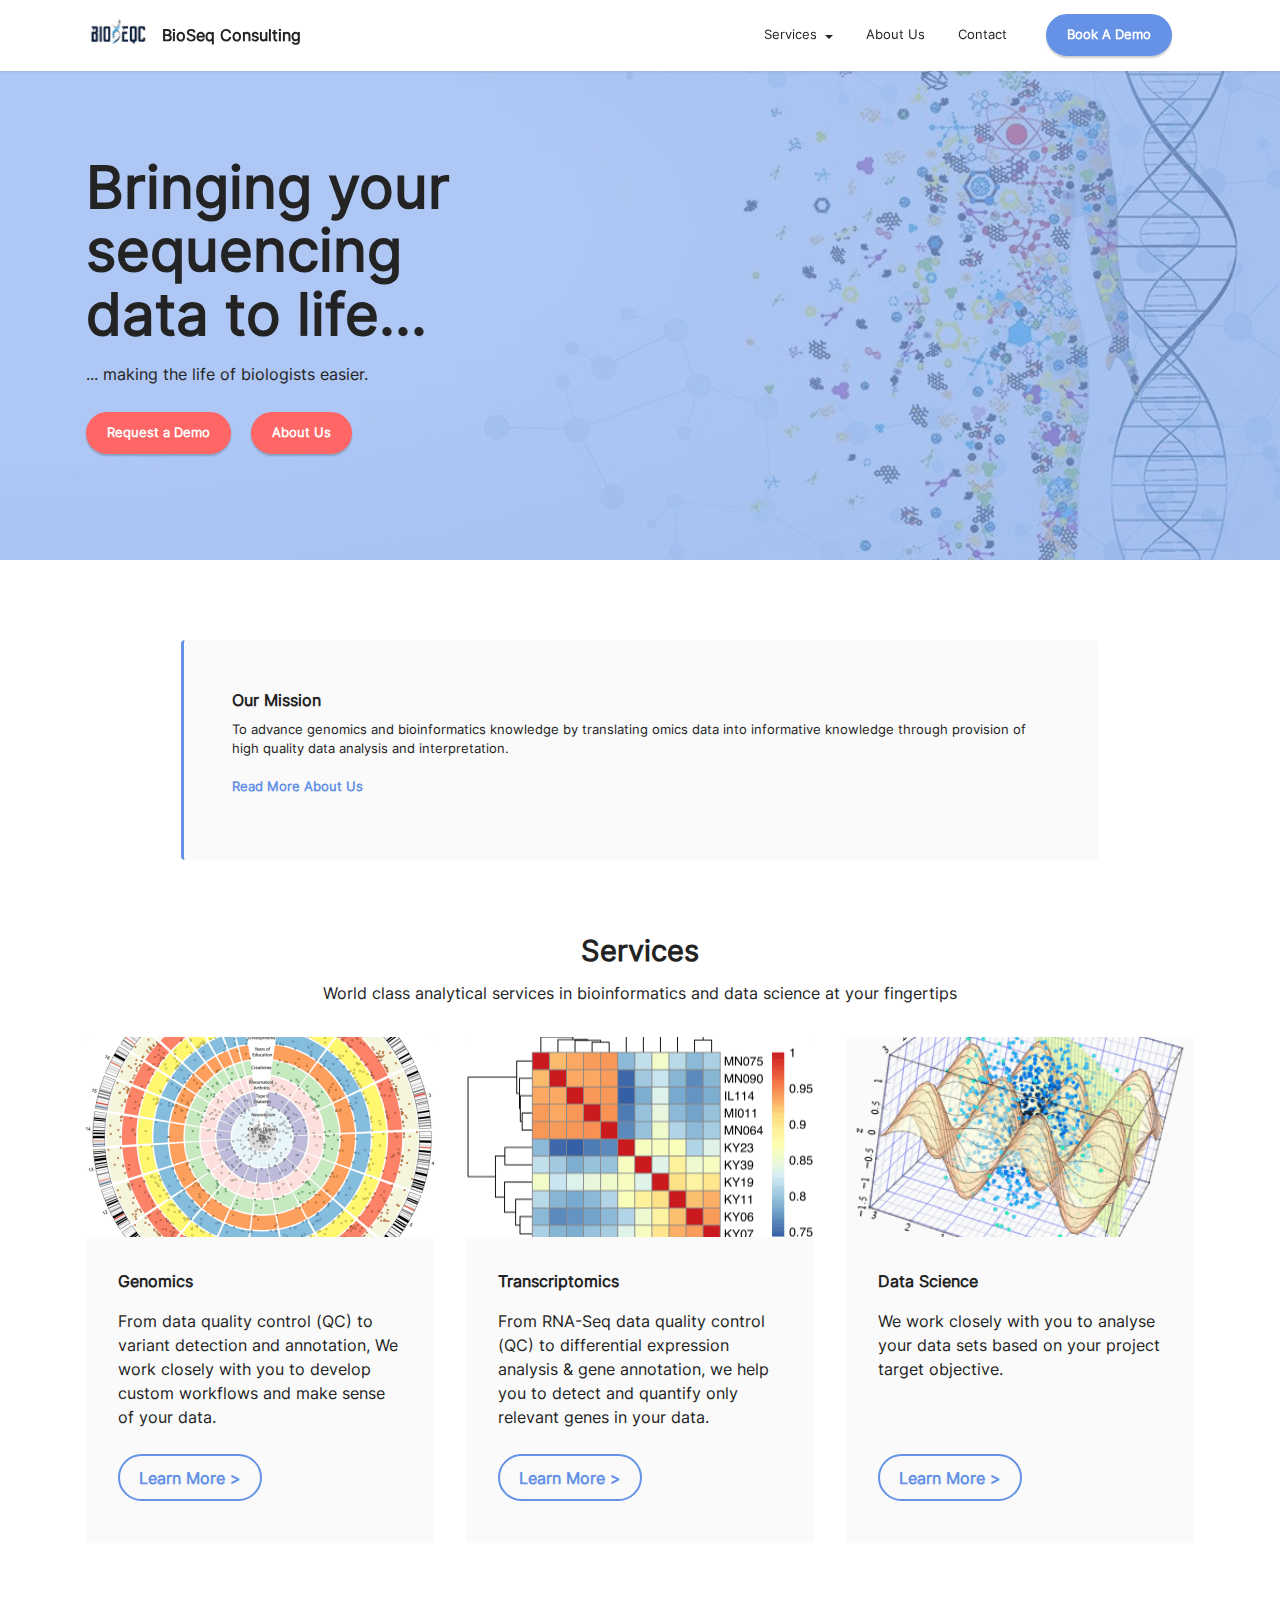
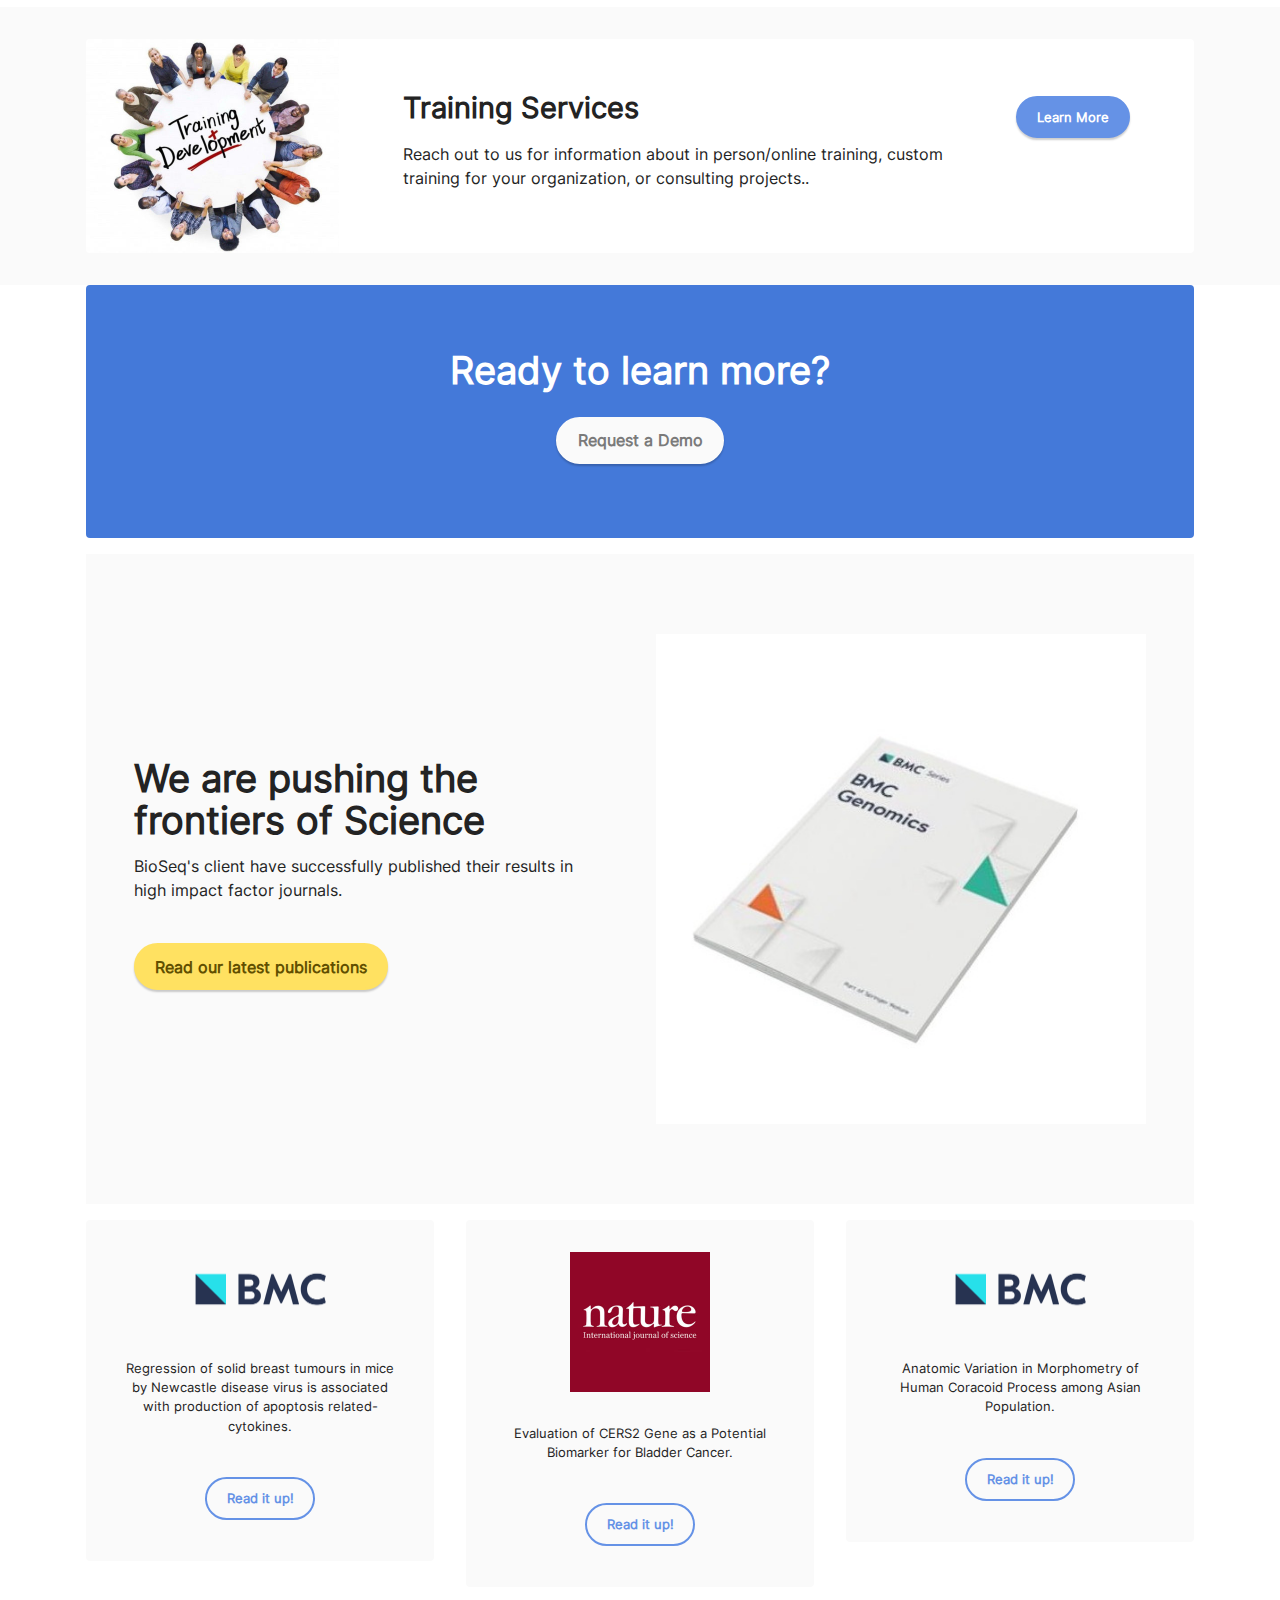
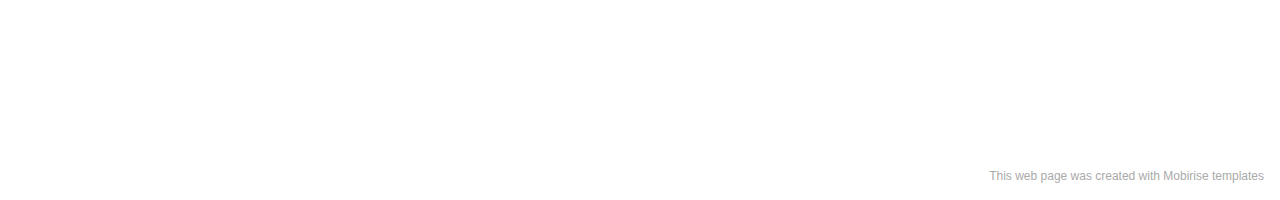
<file: index.html>
<!DOCTYPE html>
<html  >
<head>
  <!-- Site made with Mobirise Website Builder v5.3.10, https://mobirise.com -->
  <meta charset="UTF-8">
  <meta http-equiv="X-UA-Compatible" content="IE=edge">
  <meta name="generator" content="Mobirise v5.3.10, mobirise.com">
  <meta name="viewport" content="width=device-width, initial-scale=1, minimum-scale=1">
  <link rel="shortcut icon" href="assets/images/image-removebg-preview-1-96x96.png" type="image/x-icon">
  <meta name="description" content="">
  
  
  <title>Home</title>
  <link rel="stylesheet" href="assets/web/assets/mobirise-icons2/mobirise2.css">
  <link rel="stylesheet" href="assets/tether/tether.min.css">
  <link rel="stylesheet" href="assets/bootstrap/css/bootstrap.min.css">
  <link rel="stylesheet" href="assets/bootstrap/css/bootstrap-grid.min.css">
  <link rel="stylesheet" href="assets/bootstrap/css/bootstrap-reboot.min.css">
  <link rel="stylesheet" href="assets/dropdown/css/style.css">
  <link rel="stylesheet" href="assets/socicon/css/styles.css">
  <link rel="stylesheet" href="assets/theme/css/style.css">
  <link href="assets/fonts/style.css" rel="stylesheet">
  <link rel="preload" as="style" href="assets/mobirise/css/mbr-additional.css"><link rel="stylesheet" href="assets/mobirise/css/mbr-additional.css" type="text/css">
  
  
  
  
</head>
<body>
  
  <section class="menu menu1 cid-sHm72GAoTh" once="menu" id="menu1-k">
    

    <nav class="navbar navbar-dropdown navbar-fixed-top navbar-expand-lg">
        <div class="container">
            <div class="navbar-brand">
                <span class="navbar-logo">
                    <a href="index.html">
                        <img src="assets/images/image-removebg-preview-1-96x96.png" alt="Mobirise" style="height: 3rem;">
                    </a>
                </span>
                <span class="navbar-caption-wrap"><a class="navbar-caption text-black text-primary display-7" href="index.html">BioSeq Consulting</a></span>
            </div>
            <button class="navbar-toggler" type="button" data-toggle="collapse" data-target="#navbarSupportedContent" aria-controls="navbarNavAltMarkup" aria-expanded="false" aria-label="Toggle navigation">
                <div class="hamburger">
                    <span></span>
                    <span></span>
                    <span></span>
                    <span></span>
                </div>
            </button>
            <div class="collapse navbar-collapse" id="navbarSupportedContent">
                <ul class="navbar-nav nav-dropdown" data-app-modern-menu="true"><li class="nav-item dropdown"><a class="nav-link link text-black dropdown-toggle display-4" href="#" aria-expanded="true" data-toggle="dropdown-submenu">Services</a><div class="dropdown-menu"><a class="text-black dropdown-item text-primary display-4" href="page4.html" aria-expanded="false">Genomics</a><a class="text-black dropdown-item text-primary display-4" href="index.html" aria-expanded="false">Transcriptomics</a><a class="text-black dropdown-item text-primary display-4" href="index.html" aria-expanded="false">Data Science</a><a class="text-black dropdown-item text-primary display-4" href="page2.html" aria-expanded="false">Training Services<br></a></div></li>
                    <li class="nav-item"><a class="nav-link link text-black text-primary display-4" href="page1.html" aria-expanded="false">About Us</a></li>
                    <li class="nav-item"><a class="nav-link link text-black text-primary display-4" href="page2.html">Contact</a>
                    </li></ul>
                
                <div class="navbar-buttons mbr-section-btn"><a class="btn btn-primary display-4" href="#">Book A Demo</a></div>
            </div>
        </div>
    </nav>
</section>

<section class="header1 cid-sHm8VjcQs4" id="header1-l">

    

    <div class="mbr-overlay" style="opacity: 0.7; background-color: rgb(140, 175, 240);"></div>

    <div class="container">
        <div class="row">
            <div class="col-12 col-lg-5">
                <h1 class="mbr-section-title mbr-fonts-style mb-3 display-1"><strong>Bringing your sequencing data to life...</strong></h1>
                
                <p class="mbr-text mbr-fonts-style display-7">
                    ... making the life of biologists easier.</p>
                <div class="mbr-section-btn mt-3"><a class="btn btn-secondary display-4" href="#">Request a Demo</a> <a class="btn btn-secondary display-4" href="page1.html">About Us</a></div>
            </div>
        </div>
    </div>
</section>

<section class="content7 cid-sLPSqKVULo" id="content7-22">
    
    <div class="container">
        <div class="row justify-content-center">
            <div class="col-12 col-md-10">
                <blockquote>
                <h5 class="mbr-section-title mbr-fonts-style mb-2 display-7"><strong>Our Mission</strong></h5>
                <p class="mbr-text mbr-fonts-style display-4">To advance genomics and bioinformatics knowledge by translating omics data into informative knowledge through provision of high quality data analysis and&nbsp;interpretation.<br><br><a href="page1.html" class="text-primary"><strong>Read More About Us</strong></a></p></blockquote>
            </div>
        </div>
    </div>
</section>

<section class="features3 cid-sHtEcgeMqm" id="features3-o">
    
    
    <div class="container">
        <div class="mbr-section-head">
            <h4 class="mbr-section-title mbr-fonts-style align-center mb-0 display-5">
                <strong>Services</strong></h4>
            <h5 class="mbr-section-subtitle mbr-fonts-style align-center mb-0 mt-2 display-7">World class analytical services in bioinformatics and data science at your fingertips</h5>
        </div>
        <div class="row mt-4">
            <div class="item features-image сol-12 col-md-6 col-lg-4">
                <div class="item-wrapper">
                    <div class="item-img">
                        <img src="assets/images/circos-plot-showing-the-10-traits-from-the-gwas-catalog-37-with-the-largest-number-of-696x696.png" alt="">
                    </div>
                    <div class="item-content">
                        <h5 class="item-title mbr-fonts-style display-7"><strong>Genomics</strong></h5>
                        
                        <p class="mbr-text mbr-fonts-style mt-3 display-7">From data quality control (QC) to variant detection and annotation, We work closely with you to develop custom workflows and make sense of your data.</p>
                    </div>
                    <div class="mbr-section-btn item-footer mt-2"><a href="page4.html" class="btn item-btn btn-primary-outline display-7" target="_blank">Learn More
                            &gt;</a></div>
                </div>
            </div>
            <div class="item features-image сol-12 col-md-6 col-lg-4">
                <div class="item-wrapper">
                    <div class="item-img">
                        <img src="assets/images/ppat.1005168.g001-696x601.png" alt="">
                    </div>
                    <div class="item-content">
                        <h5 class="item-title mbr-fonts-style display-7"><strong>Transcriptomics</strong></h5>
                        
                        <p class="mbr-text mbr-fonts-style mt-3 display-7">From RNA-Seq data quality control (QC) to differential expression analysis &amp; gene annotation, we help you to detect and quantify only relevant genes in your data.</p>
                    </div>
                    <div class="mbr-section-btn item-footer mt-2"><a href="page5.html" class="btn item-btn btn-primary-outline display-7" target="_blank">Learn More
                            &gt;</a></div>
                </div>
            </div>
            <div class="item features-image сol-12 col-md-6 col-lg-4">
                <div class="item-wrapper">
                    <div class="item-img">
                        <img src="assets/images/click-3d-example-324x292.png" alt="">
                    </div>
                    <div class="item-content">
                        <h5 class="item-title mbr-fonts-style display-7"><strong>Data Science</strong></h5>
                        
                        <p class="mbr-text mbr-fonts-style mt-3 display-7">We work closely with you to analyse your data sets based on your project
<br>target objective.<br></p>
                    </div>
                    <div class="mbr-section-btn item-footer mt-2"><a href="page6.html" class="btn item-btn btn-primary-outline display-7" target="_blank">Learn More
                            &gt;</a></div>
                </div>
            </div>
        </div>
    </div>
</section>

<section class="features8 cid-sHtJ0MMtbu" xmlns="http://www.w3.org/1999/html" id="features9-q">
    
    

    

    <div class="container">
        <div class="card">
            <div class="card-wrapper">
                <div class="row align-items-center">
                    <div class="col-12 col-md-3">
                        <div class="image-wrapper">
                            <img src="assets/images/learning-and-development-anyone-can-right-e1462966719675-506x428.jpg" alt="Mobirise">
                        </div>
                    </div>
                    <div class="col-12 col-md">
                        <div class="card-box">
                            <div class="row">
                                <div class="col-md">
                                    <h6 class="card-title mbr-fonts-style display-5">
                                        <strong>Training Services</strong></h6>
                                    <p class="mbr-text mbr-fonts-style display-7">Reach out to us for information about in person/online training, custom training for your organization, or consulting projects..<br>
                                    </p>
                                </div>
                                <div class="col-md-auto">
                                    
                                    <div class="mbr-section-btn"><a href="page2.html" class="btn btn-primary display-4">Learn More</a></div>
                                </div>
                                <div></div>
                            </div>
                        </div>
                    </div>
                </div>
            </div>
        </div>
        
        
    </div>
</section>

<section class="content15 cid-sHtHHPNGG1" id="content15-p">

    

    
    <div class="container">
        <div class="row justify-content-center">
            <div class="card col-md-12 col-lg-12">
                <div class="card-wrapper">
                    <div class="card-box align-left">
                        <h4 class="card-title mbr-fonts-style mbr-white mb-3 display-2">
                            <strong>Ready to learn more?</strong></h4>
                        
                        <div class="mbr-section-btn mt-3"><a class="btn btn-white display-7" href="#">Request a Demo</a></div>
                    </div>
                </div>
            </div>
        </div>
    </div>
</section>

<section class="features15 cid-sHtLu42jAF" id="features16-r">

    

    
    <div class="container">
        <div class="content-wrapper">
            <div class="row align-items-center">
                <div class="col-12 col-lg">
                    <div class="text-wrapper">
                        <h6 class="card-title mbr-fonts-style display-2"><strong>We are pushing the frontiers of Science</strong></h6>
                        <p class="mbr-text mbr-fonts-style mb-4 display-7">BioSeq's client have successfully published their results in high impact factor journals.</p>
                        <div class="mbr-section-btn mt-3"><a class="btn btn-warning display-7" href="https://www.researchsquare.com/article/rs-782190/v1">Read our latest publications</a></div>
                    </div>
                </div>
                <div class="col-12 col-lg-6">
                    <div class="image-wrapper">
                        <img src="assets/images/smartmockups-kszvut1o-980x686.jpeg" alt="Mobirise">
                    </div>
                </div>
            </div>
        </div>
    </div>
</section>

<section class="clients2 cid-sHtQ8sGVrL" id="clients2-s">

    

    
    <div class="container">
        <div class="row justify-content-center">
            <div class="card col-12 col-md-6 col-lg-4">
                <div class="card-wrapper">
                    <div class="img-wrapper">
                        <img src="assets/images/bmc-logo-280x151.png" alt="Mobirise">
                    </div>
                    <div class="card-box align-center">
                        
                        
                        <p class="mbr-text mbr-fonts-style mb-4 display-4">
                            Regression of solid breast tumours in mice by Newcastle disease virus is associated with production of apoptosis related-cytokines.</p>
                        <div class="mbr-section-btn mt-3"><a class="btn btn-primary-outline display-4" href="https://doi.org/10.1186/s12885-019-5516-5">Read it up!</a></div>
                    </div>
                </div>
            </div>
            <div class="card col-12 col-md-6 col-lg-4">
                <div class="card-wrapper">
                    <div class="img-wrapper">
                        <img src="assets/images/nature-logo-280x280.jpg" alt="Mobirise">
                    </div>
                    <div class="card-box align-center">
                        
                        
                        <p class="mbr-text mbr-fonts-style mb-4 display-4">
                            Evaluation of CERS2 Gene as a Potential Biomarker for Bladder Cancer.</p>
                        <div class="mbr-section-btn mt-3"><a class="btn btn-primary-outline display-4" href="https://doi.org/10.1155/2019/3875147">Read it up!</a></div>
                    </div>
                </div>
            </div>
            <div class="card col-12 col-md-6 col-lg-4">
                <div class="card-wrapper">
                    <div class="img-wrapper">
                        <img src="assets/images/bmc-logo-280x151.png" alt="Mobirise">
                    </div>
                    <div class="card-box align-center">
                        
                        
                        <p class="mbr-text mbr-fonts-style mb-4 display-4">
                            Anatomic Variation in Morphometry of Human Coracoid Process among Asian Population.</p>
                        <div class="mbr-section-btn mt-3"><a class="btn btn-primary-outline display-4" href="http://dx.doi.org/10.1155/2017/6307019">Read it up!</a></div>
                    </div>
                </div>
            </div>
            
        </div>
    </div>
</section>

<section class="footer3 cid-sHtRvy2wJ1 mbr-reveal" once="footers" id="footer3-u">

    

    

    <div class="container">
        <div class="media-container-row align-center mbr-white">
            <div class="row row-links">
                <ul class="foot-menu">
                    
                    
                    
                    
                    
                <li class="foot-menu-item mbr-fonts-style display-7">
                        <a class="text-white text-primary" href="page1.html" target="_blank">About us</a>
                    </li><li class="foot-menu-item mbr-fonts-style display-7">
                        <a class="text-white text-primary" href="page4.html" target="_blank">Services</a>
                    </li><li class="foot-menu-item mbr-fonts-style display-7">
                        <a class="text-white text-primary" href="page2.html" target="_blank">Contact Us</a>
                    </li></ul>
            </div>
            <div class="row social-row">
                <div class="social-list align-right pb-2">
                    
                    
                    
                    
                    
                    
                <div class="soc-item">
                        <a href="https://twitter.com/mobirise" target="_blank">
                            <span class="socicon-twitter socicon mbr-iconfont mbr-iconfont-social"></span>
                        </a>
                    </div><div class="soc-item">
                        <a href="https://www.facebook.com/pages/Mobirise/1616226671953247" target="_blank">
                            <span class="socicon-facebook socicon mbr-iconfont mbr-iconfont-social"></span>
                        </a>
                    </div></div>
            </div>
            <div class="row row-copirayt">
                <p class="mbr-text mb-0 mbr-fonts-style mbr-white align-center display-7">
                    © Copyright 2021 Bioseq Consulting. All Rights Reserved.
                </p>
            </div>
        </div>
    </div>
</section><section style="background-color: #fff; font-family: -apple-system, BlinkMacSystemFont, 'Segoe UI', 'Roboto', 'Helvetica Neue', Arial, sans-serif; color:#aaa; font-size:12px; padding: 0; align-items: center; display: flex;"><a href="https://mobirise.site/c" style="flex: 1 1; height: 3rem; padding-left: 1rem;"></a><p style="flex: 0 0 auto; margin:0; padding-right:1rem;"><a href="https://mobirise.site/r" style="color:#aaa;">This web page</a> was created with Mobirise templates</p></section><script src="assets/web/assets/jquery/jquery.min.js"></script>  <script src="assets/popper/popper.min.js"></script>  <script src="assets/tether/tether.min.js"></script>  <script src="assets/bootstrap/js/bootstrap.min.js"></script>  <script src="assets/smoothscroll/smooth-scroll.js"></script>  <script src="assets/dropdown/js/nav-dropdown.js"></script>  <script src="assets/dropdown/js/navbar-dropdown.js"></script>  <script src="assets/touchswipe/jquery.touch-swipe.min.js"></script>  <script src="assets/theme/js/script.js"></script>  
  
  
</body>
</html>
</file>
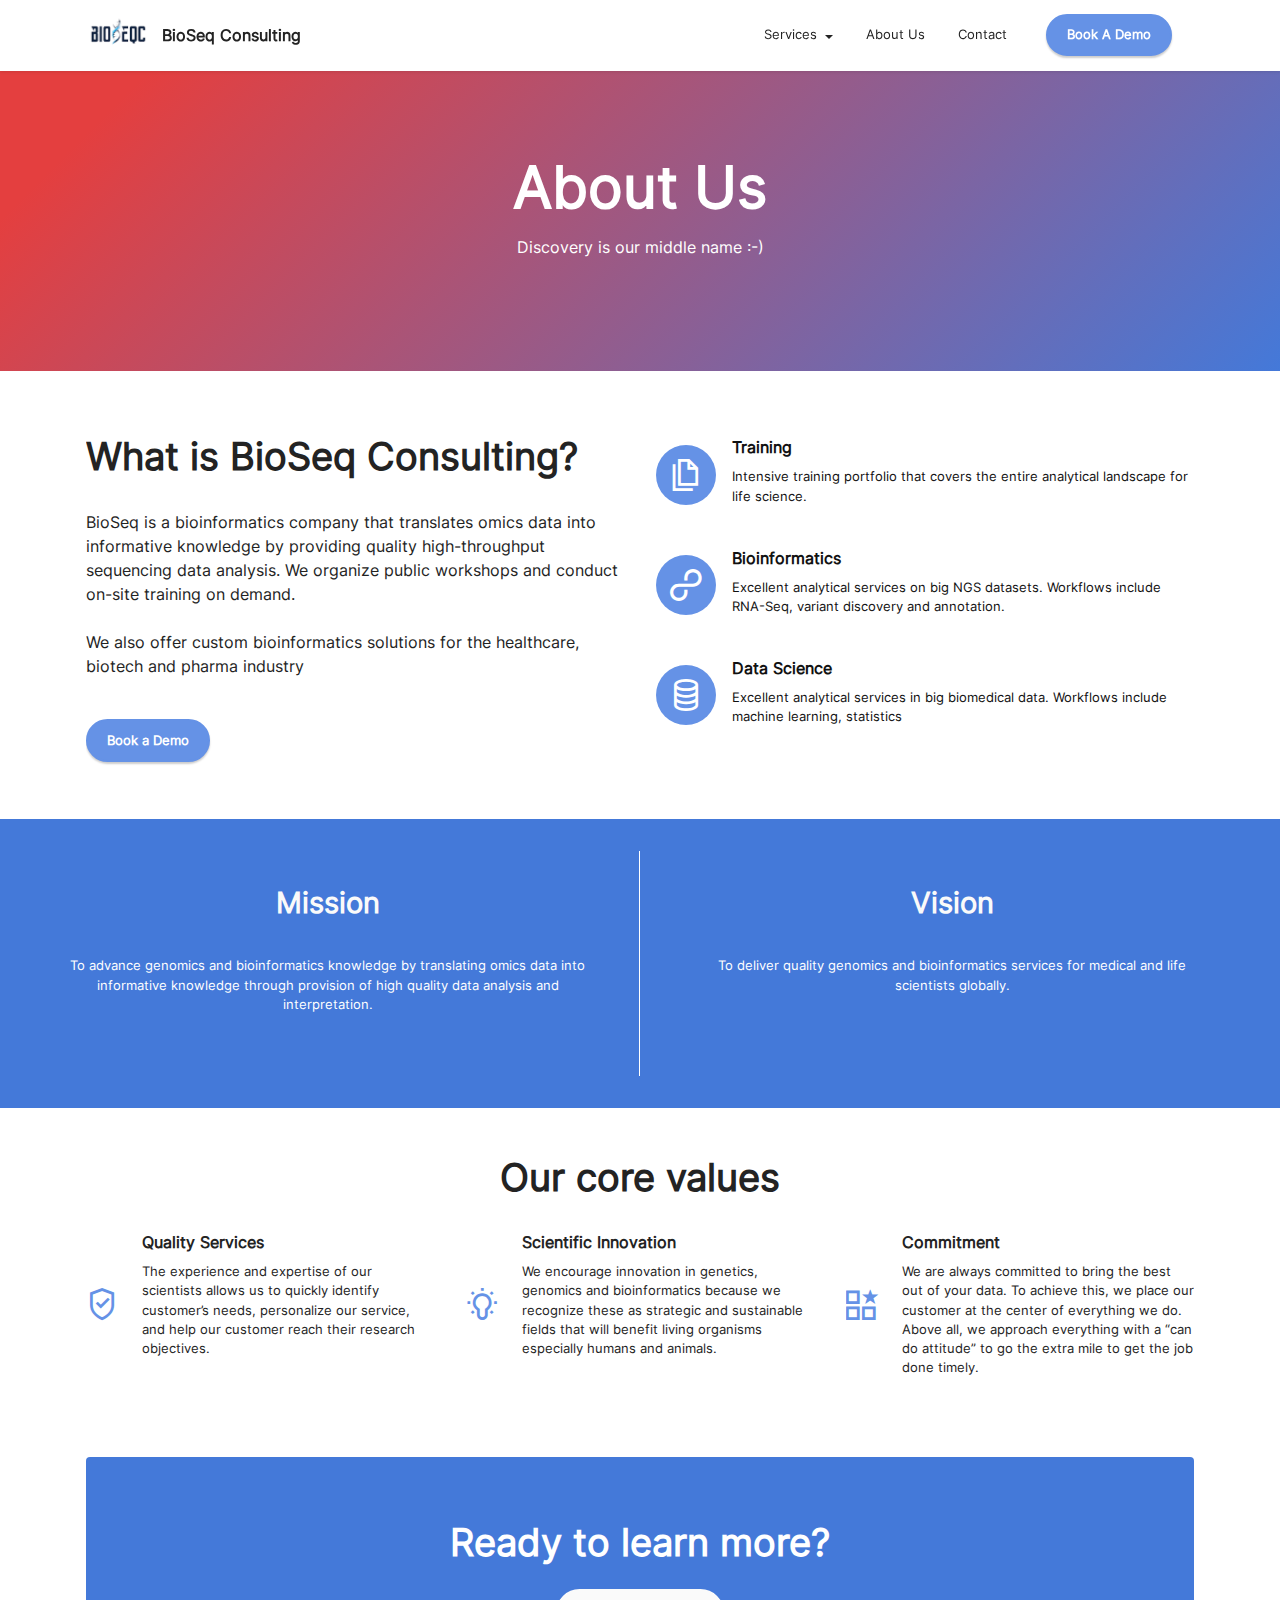
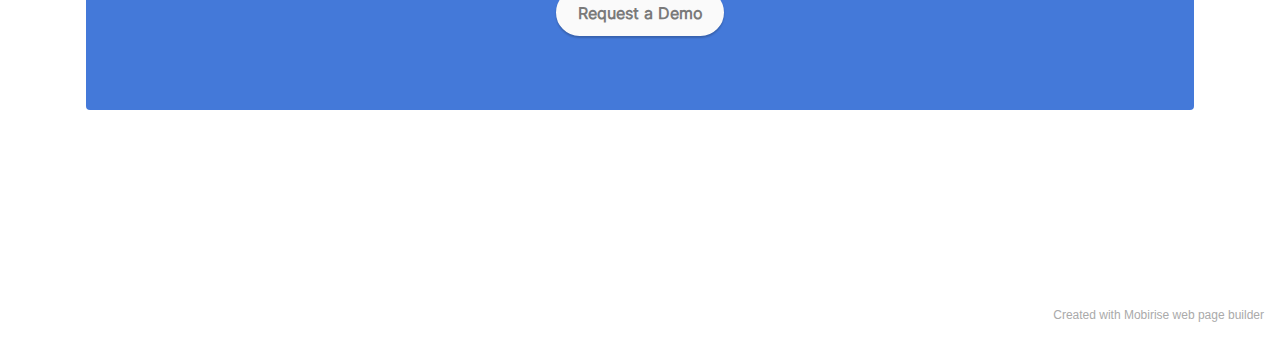
<file: page1.html>
<!DOCTYPE html>
<html  >
<head>
  <!-- Site made with Mobirise Website Builder v5.3.10, https://mobirise.com -->
  <meta charset="UTF-8">
  <meta http-equiv="X-UA-Compatible" content="IE=edge">
  <meta name="generator" content="Mobirise v5.3.10, mobirise.com">
  <meta name="viewport" content="width=device-width, initial-scale=1, minimum-scale=1">
  <link rel="shortcut icon" href="assets/images/image-removebg-preview-1-96x96.png" type="image/x-icon">
  <meta name="description" content="">
  
  
  <title>our_mission</title>
  <link rel="stylesheet" href="assets/web/assets/mobirise-icons2/mobirise2.css">
  <link rel="stylesheet" href="assets/tether/tether.min.css">
  <link rel="stylesheet" href="assets/bootstrap/css/bootstrap.min.css">
  <link rel="stylesheet" href="assets/bootstrap/css/bootstrap-grid.min.css">
  <link rel="stylesheet" href="assets/bootstrap/css/bootstrap-reboot.min.css">
  <link rel="stylesheet" href="assets/dropdown/css/style.css">
  <link rel="stylesheet" href="assets/socicon/css/styles.css">
  <link rel="stylesheet" href="assets/theme/css/style.css">
  <link href="assets/fonts/style.css" rel="stylesheet">
  <link rel="preload" as="style" href="assets/mobirise/css/mbr-additional.css"><link rel="stylesheet" href="assets/mobirise/css/mbr-additional.css" type="text/css">
  
  
  
  
</head>
<body>
  
  <section class="menu menu1 cid-sHm72GAoTh" once="menu" id="menu1-v">
    

    <nav class="navbar navbar-dropdown navbar-fixed-top navbar-expand-lg">
        <div class="container">
            <div class="navbar-brand">
                <span class="navbar-logo">
                    <a href="index.html">
                        <img src="assets/images/image-removebg-preview-1-96x96.png" alt="Mobirise" style="height: 3rem;">
                    </a>
                </span>
                <span class="navbar-caption-wrap"><a class="navbar-caption text-black text-primary display-7" href="index.html">BioSeq Consulting</a></span>
            </div>
            <button class="navbar-toggler" type="button" data-toggle="collapse" data-target="#navbarSupportedContent" aria-controls="navbarNavAltMarkup" aria-expanded="false" aria-label="Toggle navigation">
                <div class="hamburger">
                    <span></span>
                    <span></span>
                    <span></span>
                    <span></span>
                </div>
            </button>
            <div class="collapse navbar-collapse" id="navbarSupportedContent">
                <ul class="navbar-nav nav-dropdown" data-app-modern-menu="true"><li class="nav-item dropdown"><a class="nav-link link text-black dropdown-toggle display-4" href="#" aria-expanded="true" data-toggle="dropdown-submenu">Services</a><div class="dropdown-menu"><a class="text-black dropdown-item text-primary display-4" href="page4.html" aria-expanded="false">Genomics</a><a class="text-black dropdown-item text-primary display-4" href="index.html" aria-expanded="false">Transcriptomics</a><a class="text-black dropdown-item text-primary display-4" href="index.html" aria-expanded="false">Data Science</a><a class="text-black dropdown-item text-primary display-4" href="page2.html" aria-expanded="false">Training Services<br></a></div></li>
                    <li class="nav-item"><a class="nav-link link text-black text-primary display-4" href="page1.html" aria-expanded="false">About Us</a></li>
                    <li class="nav-item"><a class="nav-link link text-black text-primary display-4" href="page2.html">Contact</a>
                    </li></ul>
                
                <div class="navbar-buttons mbr-section-btn"><a class="btn btn-primary display-4" href="#">Book A Demo</a></div>
            </div>
        </div>
    </nav>
</section>

<section class="header18 cid-sHu4ClrIZ4" id="header18-10">

    

    

    <div class="align-center container">
        <div class="row justify-content-center">
            <div class="col-12 col-lg-10">
                <h1 class="mbr-section-title mbr-fonts-style mbr-white mb-3 display-1"><strong>About Us</strong></h1>
                
                <p class="mbr-text mbr-fonts-style mbr-white display-7">
                    Discovery is our middle name :-)</p>
                
            </div>
        </div>
    </div>
</section>

<section class="features12 cid-sHu3kws2DT" id="features13-x">

    
    
    <div class="container">
        <div class="row justify-content-center">
            <div class="col-12 col-lg-6">
                <div class="card-wrapper">
                    <div class="card-box align-left">
                        <h4 class="card-title mbr-fonts-style mb-4 display-2">
                            <strong>What is BioSeq Consulting?</strong>
                        </h4>
                        <p class="mbr-text mbr-fonts-style mb-4 display-7">BioSeq is a bioinformatics company that translates omics data into informative&nbsp;knowledge by providing quality high-throughput sequencing data analysis. We&nbsp;organize public workshops and conduct on-site training on demand.<br><br>We also offer custom bioinformatics solutions for the healthcare, biotech and pharma industry<br></p>
                        <div class="mbr-section-btn"><a class="btn btn-primary display-4" href="#">Book a Demo</a></div>
                    </div>
                </div>
            </div>
            <div class="col-12 col-lg-6">
                <div class="item mbr-flex">
                    <div class="icon-box">
                        <span class="mbr-iconfont mobi-mbri-pages mobi-mbri"></span>
                    </div>
                    <div class="text-box">
                        <h4 class="icon-title mbr-black mbr-fonts-style display-7"><strong>Training</strong></h4>
                        <h5 class="icon-text mbr-black mbr-fonts-style display-4">Intensive training portfolio that covers the entire analytical landscape for life science.</h5>
                    </div>
                </div>
                <div class="item mbr-flex">
                    <div class="icon-box">
                        <span class="mbr-iconfont socicon-8tracks socicon"></span>
                    </div>
                    <div class="text-box">
                        <h4 class="icon-title mbr-black mbr-fonts-style display-7">
                            <strong>Bioinformatics</strong></h4>
                        <h5 class="icon-text mbr-black mbr-fonts-style display-4">Excellent analytical services on big NGS datasets. Workflows include RNA-Seq, variant discovery and annotation.&nbsp;</h5>
                    </div>
                </div>
                <div class="item mbr-flex">
                    <div class="icon-box">
                        <span class="mbr-iconfont mobi-mbri-database mobi-mbri"></span>
                    </div>
                    <div class="text-box">
                        <h4 class="icon-title mbr-black mbr-fonts-style display-7">
                            <strong>Data Science</strong></h4>
                        <h5 class="icon-text mbr-black mbr-fonts-style display-4">Excellent analytical services in big biomedical data. Workflows include machine learning, statistics&nbsp;</h5>
                    </div>
                </div>
            </div>
        </div>
    </div>
</section>

<section class="info2 cid-sHumB29XUy" id="info2-11">
    
    
    <div class="align-center container-fluid">
        <div class="row justify-content-center">
            <div class="card col-12 col-lg-6">
                <div class="wrapper">
                    <h3 class="mbr-section-title mb-4 mbr-fonts-style display-5">
                        <strong>Mission</strong></h3>
                    <p class="mbr-text mb-4 mbr-fonts-style display-4">To advance genomics and bioinformatics knowledge by translating omics data into
<br>informative knowledge through provision of high quality data analysis and
<br>interpretation.</p>
                    
                </div>
            </div>
            <div class="col-12 col-lg-6">
                <div class="wrapper">
                    <h3 class="mbr-section-title mbr-fonts-style mb-4 display-5">
                        <strong>Vision</strong></h3>
                    <p class="mbr-text mbr-fonts-style mb-4 display-4">To deliver quality genomics and bioinformatics services for medical and life
<br>scientists globally.</p>
                    
                </div>
            </div>
        </div>
    </div>
</section>

<section class="content4 cid-sHuBRquc0k" id="content4-13">
    
    
    <div class="container">
        <div class="row justify-content-center">
            <div class="title col-md-12 col-lg-10">
                <h3 class="mbr-section-title mbr-fonts-style align-center mb-4 display-2">
                    <strong>Our core values</strong></h3>
                
                
            </div>
        </div>
    </div>
</section>

<section class="features14 cid-sHunTvIZXG" id="features15-12">

    
    
    <div class="container">
        <div class="row justify-content-center">
            <div class="card col-12 col-md-6 col-lg-4">
                <div class="card-wrapper">
                    <span class="mbr-iconfont mobi-mbri-protect mobi-mbri m-auto"></span>
                    <div class="card-box">
                        <h4 class="card-title mbr-fonts-style mb-2 display-7"><strong>Quality Services</strong></h4>
                        <h5 class="card-text mbr-fonts-style display-4">The experience and expertise of our scientists allows us to quickly identify customer’s needs, personalize our service, and help our customer reach their research objectives.</h5>
                    </div>
                </div>
            </div>
            <div class="card col-12 col-md-6 col-lg-4">
                <div class="card-wrapper">
                    <span class="mbr-iconfont m-auto mobi-mbri-idea mobi-mbri"></span>
                    <div class="card-box">
                        <h4 class="card-title mbr-fonts-style mb-2 display-7"><strong>Scientific Innovation</strong></h4>
                        <h5 class="card-text mbr-fonts-style display-4">We encourage innovation in genetics, genomics and bioinformatics because we recognize these as strategic and sustainable fields that will benefit living organisms especially humans and animals.</h5>
                    </div>
                </div>
            </div>
            <div class="card col-12 col-md-6 col-lg-4">
                <div class="card-wrapper">
                    <span class="mbr-iconfont m-auto mobi-mbri-features mobi-mbri"></span>
                    <div class="card-box">
                        <h4 class="card-title mbr-fonts-style mb-2 display-7">
                            <strong>Commitment</strong>
                        </h4>
                        <h5 class="card-text mbr-fonts-style display-4">We are always committed to bring the best out of your data. To achieve this, we place our customer at the center of everything we do. Above all, we approach everything with a “can do attitude” to go the extra mile to get the job done timely.</h5>
                    </div>

                </div>
            </div>
            
        </div>
    </div>
</section>

<section class="content15 cid-sHzoPQqBba" id="content15-1h">

    

    
    <div class="container">
        <div class="row justify-content-center">
            <div class="card col-md-12 col-lg-12">
                <div class="card-wrapper">
                    <div class="card-box align-left">
                        <h4 class="card-title mbr-fonts-style mbr-white mb-3 display-2">
                            <strong>Ready to learn more?</strong></h4>
                        
                        <div class="mbr-section-btn mt-3"><a class="btn btn-white display-7" href="https://mobiri.se">Request a Demo</a></div>
                    </div>
                </div>
            </div>
        </div>
    </div>
</section>

<section class="footer3 cid-sHtRvy2wJ1 mbr-reveal" once="footers" id="footer3-w">

    

    

    <div class="container">
        <div class="media-container-row align-center mbr-white">
            <div class="row row-links">
                <ul class="foot-menu">
                    
                    
                    
                    
                    
                <li class="foot-menu-item mbr-fonts-style display-7">
                        <a class="text-white text-primary" href="page1.html" target="_blank">About us</a>
                    </li><li class="foot-menu-item mbr-fonts-style display-7">
                        <a class="text-white text-primary" href="page4.html" target="_blank">Services</a>
                    </li><li class="foot-menu-item mbr-fonts-style display-7">
                        <a class="text-white text-primary" href="page2.html" target="_blank">Contact Us</a>
                    </li></ul>
            </div>
            <div class="row social-row">
                <div class="social-list align-right pb-2">
                    
                    
                    
                    
                    
                    
                <div class="soc-item">
                        <a href="https://twitter.com/mobirise" target="_blank">
                            <span class="socicon-twitter socicon mbr-iconfont mbr-iconfont-social"></span>
                        </a>
                    </div><div class="soc-item">
                        <a href="https://www.facebook.com/pages/Mobirise/1616226671953247" target="_blank">
                            <span class="socicon-facebook socicon mbr-iconfont mbr-iconfont-social"></span>
                        </a>
                    </div></div>
            </div>
            <div class="row row-copirayt">
                <p class="mbr-text mb-0 mbr-fonts-style mbr-white align-center display-7">
                    © Copyright 2021 Bioseq Consulting. All Rights Reserved.
                </p>
            </div>
        </div>
    </div>
</section><section style="background-color: #fff; font-family: -apple-system, BlinkMacSystemFont, 'Segoe UI', 'Roboto', 'Helvetica Neue', Arial, sans-serif; color:#aaa; font-size:12px; padding: 0; align-items: center; display: flex;"><a href="https://mobirise.site/a" style="flex: 1 1; height: 3rem; padding-left: 1rem;"></a><p style="flex: 0 0 auto; margin:0; padding-right:1rem;"><a href="https://mobirise.site/i" style="color:#aaa;">Created with Mobirise</a> web page builder</p></section><script src="assets/web/assets/jquery/jquery.min.js"></script>  <script src="assets/popper/popper.min.js"></script>  <script src="assets/tether/tether.min.js"></script>  <script src="assets/bootstrap/js/bootstrap.min.js"></script>  <script src="assets/smoothscroll/smooth-scroll.js"></script>  <script src="assets/dropdown/js/nav-dropdown.js"></script>  <script src="assets/dropdown/js/navbar-dropdown.js"></script>  <script src="assets/touchswipe/jquery.touch-swipe.min.js"></script>  <script src="assets/theme/js/script.js"></script>  
  
  
</body>
</html>
</file>
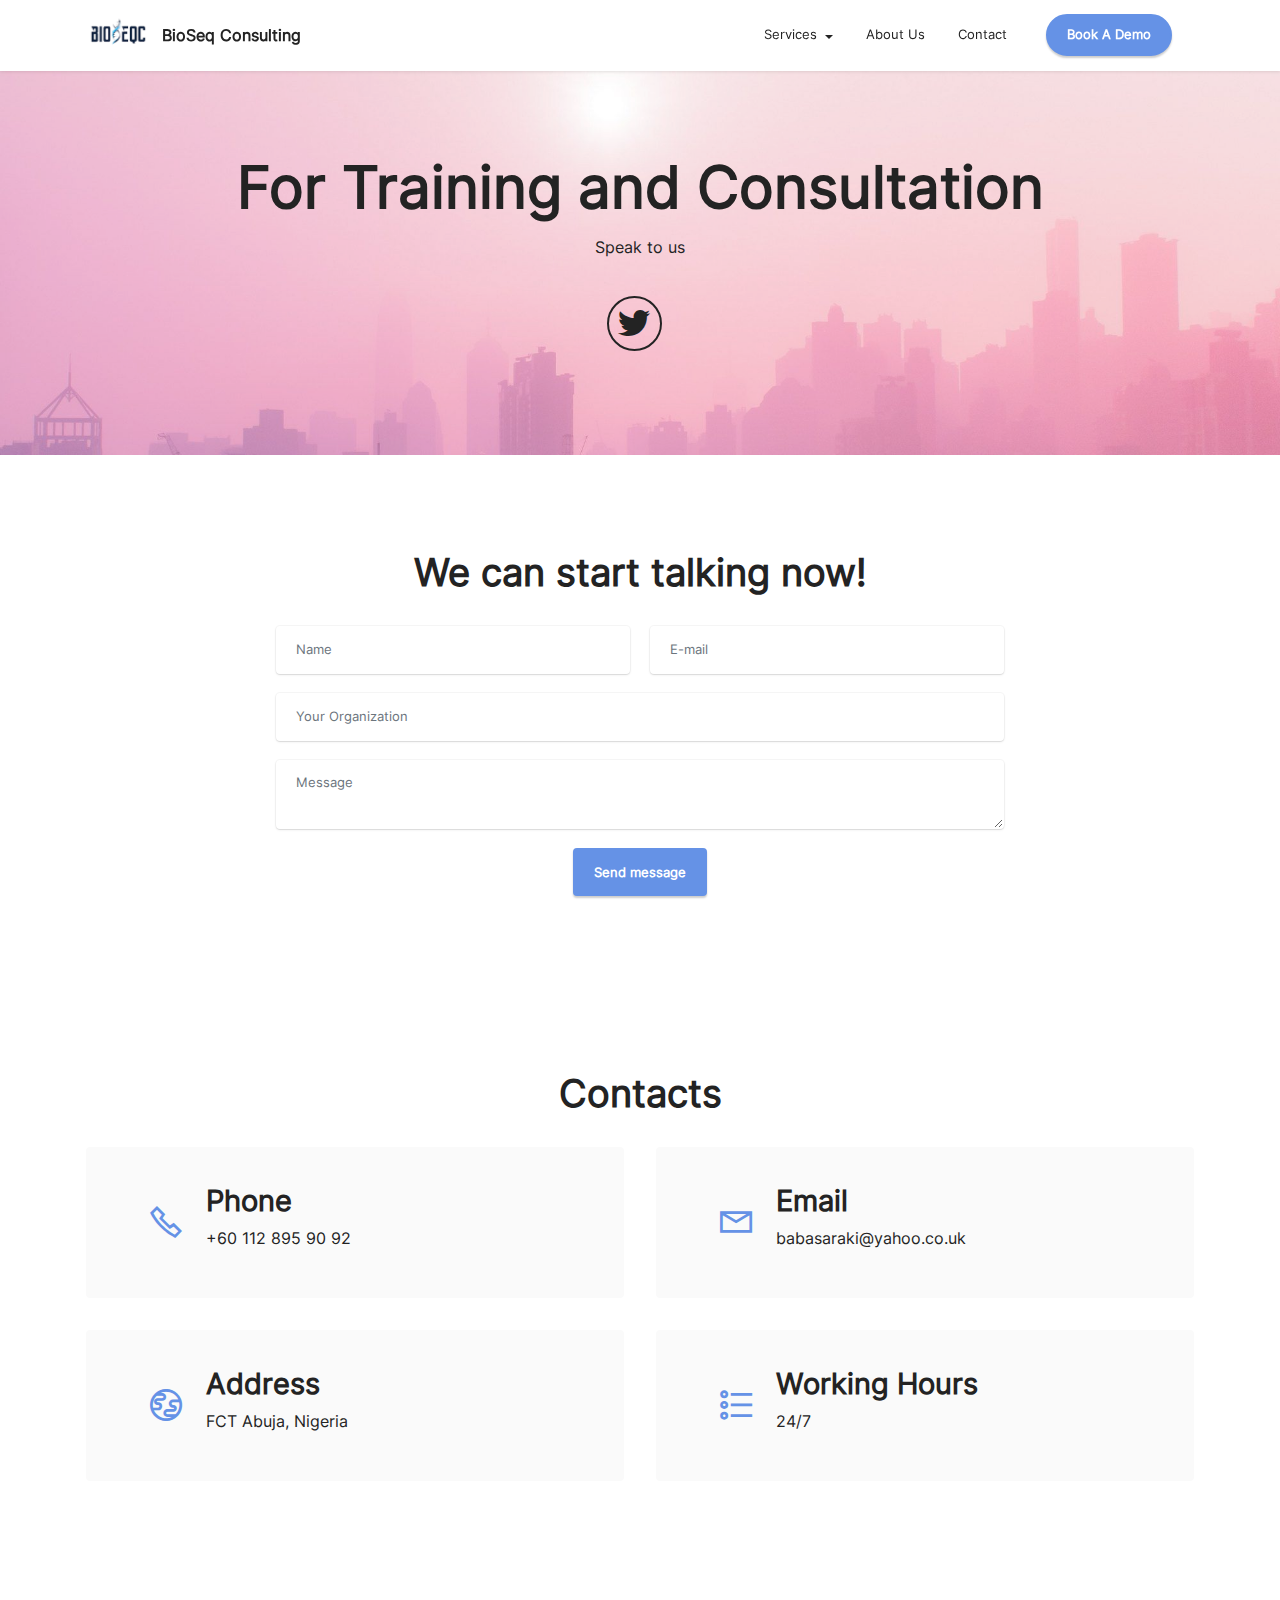
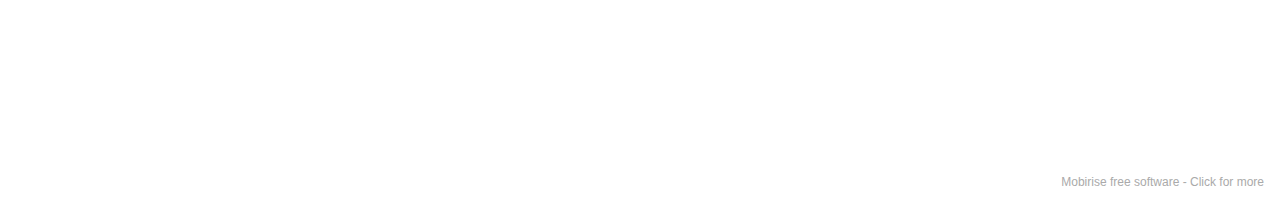
<file: page2.html>
<!DOCTYPE html>
<html  >
<head>
  <!-- Site made with Mobirise Website Builder v5.3.10, https://mobirise.com -->
  <meta charset="UTF-8">
  <meta http-equiv="X-UA-Compatible" content="IE=edge">
  <meta name="generator" content="Mobirise v5.3.10, mobirise.com">
  <meta name="viewport" content="width=device-width, initial-scale=1, minimum-scale=1">
  <link rel="shortcut icon" href="assets/images/image-removebg-preview-1-96x96.png" type="image/x-icon">
  <meta name="description" content="">
  
  
  <title>contacts</title>
  <link rel="stylesheet" href="assets/web/assets/mobirise-icons2/mobirise2.css">
  <link rel="stylesheet" href="assets/tether/tether.min.css">
  <link rel="stylesheet" href="assets/bootstrap/css/bootstrap.min.css">
  <link rel="stylesheet" href="assets/bootstrap/css/bootstrap-grid.min.css">
  <link rel="stylesheet" href="assets/bootstrap/css/bootstrap-reboot.min.css">
  <link rel="stylesheet" href="assets/dropdown/css/style.css">
  <link rel="stylesheet" href="assets/formstyler/jquery.formstyler.css">
  <link rel="stylesheet" href="assets/formstyler/jquery.formstyler.theme.css">
  <link rel="stylesheet" href="assets/datepicker/jquery.datetimepicker.min.css">
  <link rel="stylesheet" href="assets/socicon/css/styles.css">
  <link rel="stylesheet" href="assets/theme/css/style.css">
  <link href="assets/fonts/style.css" rel="stylesheet">
  <link rel="preload" as="style" href="assets/mobirise/css/mbr-additional.css"><link rel="stylesheet" href="assets/mobirise/css/mbr-additional.css" type="text/css">
  
  
  
  
</head>
<body>
  
  <section class="menu menu1 cid-sHm72GAoTh" once="menu" id="menu1-14">
    

    <nav class="navbar navbar-dropdown navbar-fixed-top navbar-expand-lg">
        <div class="container">
            <div class="navbar-brand">
                <span class="navbar-logo">
                    <a href="index.html">
                        <img src="assets/images/image-removebg-preview-1-96x96.png" alt="Mobirise" style="height: 3rem;">
                    </a>
                </span>
                <span class="navbar-caption-wrap"><a class="navbar-caption text-black text-primary display-7" href="index.html">BioSeq Consulting</a></span>
            </div>
            <button class="navbar-toggler" type="button" data-toggle="collapse" data-target="#navbarSupportedContent" aria-controls="navbarNavAltMarkup" aria-expanded="false" aria-label="Toggle navigation">
                <div class="hamburger">
                    <span></span>
                    <span></span>
                    <span></span>
                    <span></span>
                </div>
            </button>
            <div class="collapse navbar-collapse" id="navbarSupportedContent">
                <ul class="navbar-nav nav-dropdown" data-app-modern-menu="true"><li class="nav-item dropdown"><a class="nav-link link text-black dropdown-toggle display-4" href="#" aria-expanded="true" data-toggle="dropdown-submenu">Services</a><div class="dropdown-menu"><a class="text-black dropdown-item text-primary display-4" href="page4.html" aria-expanded="false">Genomics</a><a class="text-black dropdown-item text-primary display-4" href="index.html" aria-expanded="false">Transcriptomics</a><a class="text-black dropdown-item text-primary display-4" href="index.html" aria-expanded="false">Data Science</a><a class="text-black dropdown-item text-primary display-4" href="page2.html" aria-expanded="false">Training Services<br></a></div></li>
                    <li class="nav-item"><a class="nav-link link text-black text-primary display-4" href="page1.html" aria-expanded="false">About Us</a></li>
                    <li class="nav-item"><a class="nav-link link text-black text-primary display-4" href="page2.html">Contact</a>
                    </li></ul>
                
                <div class="navbar-buttons mbr-section-btn"><a class="btn btn-primary display-4" href="#">Book A Demo</a></div>
            </div>
        </div>
    </nav>
</section>

<section class="header13 cid-sHzpe75IrY" id="header13-1j">

    

    <div class="mbr-overlay" style="opacity: 0.2; background-color: rgb(255, 255, 255);"></div>

    <div class="align-center container">
        <div class="row justify-content-center">
            <div class="col-12 col-lg-10">
                <h1 class="mbr-section-title mbr-fonts-style mb-3 display-1"><strong>For Training and Consultation</strong></h1>
                
                <p class="mbr-text mbr-fonts-style mb-3 display-7">Speak to us</p>
                
                <div class="social-row display-7 mt-5">
                    <div class="soc-item">
                        <a href="https://twitter.com/babasaraki1" target="_blank">
                            <span class="mbr-iconfont socicon-twitter socicon"></span>
                        </a>
                    </div>
                    
                    
                    
                    
                </div>
            </div>
        </div>
    </div>
</section>

<section class="form5 cid-sLPQ8XAAiM" id="form5-21">
    
    
    <div class="container">
        <div class="mbr-section-head">
            <h3 class="mbr-section-title mbr-fonts-style align-center mb-0 display-2">
                <strong>We can start talking now!</strong></h3>
            
        </div>
        <div class="row justify-content-center mt-4">
            <div class="col-lg-8 mx-auto mbr-form" data-form-type="formoid">
                <form action="https://mobirise.eu/" method="POST" class="mbr-form form-with-styler" data-form-title="Form Name"><input type="hidden" name="email" data-form-email="true" value="mFJAmqq5xMcCWM009ygJRY8jXLHq/X1dSlVkXIpOl7Xw59GP4HFiuovmIwntKyMxRwNwK+GHW5Kwxgbhtp7ovPzpL2zKn9+SCTf2awYxb/Cl+wiTFnRd0Z2TTGdiQVGk">
                    <div class="row">
                        <div hidden="hidden" data-form-alert="" class="alert alert-success col-12">Thanks for filling out
                            the form! We will get in touch</div>
                        <div hidden="hidden" data-form-alert-danger="" class="alert alert-danger col-12">Oops...! some
                            problem!</div>
                    </div>
                    <div class="dragArea row">
                        <div class="col-md col-sm-12 form-group" data-for="name">
                            <input type="text" name="name" placeholder="Name" data-form-field="name" class="form-control" value="" id="name-form5-21">
                        </div>
                        <div class="col-md col-sm-12 form-group" data-for="email">
                            <input type="email" name="email" placeholder="E-mail" data-form-field="email" class="form-control" value="" id="email-form5-21">
                        </div>
                        <div class="col-12 form-group" data-for="url">
                            <input type="url" name="url" placeholder="Your Organization" data-form-field="url" class="form-control" value="" id="url-form5-21">
                        </div>
                        <div class="col-12 form-group" data-for="textarea">
                            <textarea name="textarea" placeholder="Message" data-form-field="textarea" class="form-control" id="textarea-form5-21"></textarea>
                        </div>
                        <div class="col-lg-12 col-md-12 col-sm-12 align-center mbr-section-btn">
                            <button type="submit" class="btn btn-primary display-4">Send message</button>
                        </div>
                    </div>
                </form>
            </div>
        </div>
    </div>
</section>

<section class="contacts2 cid-sHzqY3wevV" id="contacts2-1k">
    <!---->
    
    
    <div class="container">
        <div class="mbr-section-head">
            <h3 class="mbr-section-title mbr-fonts-style align-center mb-0 display-2">
                <strong>Contacts</strong>
            </h3>
            
        </div>
        <div class="row justify-content-center mt-4">
            <div class="card col-12 col-md-6">
                <div class="card-wrapper">
                    <div class="image-wrapper">
                        <span class="mbr-iconfont mobi-mbri-phone mobi-mbri"></span>
                    </div>
                    <div class="text-wrapper">
                        <h6 class="card-title mbr-fonts-style mb-1 display-5">
                            <strong>Phone</strong>
                        </h6>
                        <p class="mbr-text mbr-fonts-style display-7">+60 112 895 90 92</p>
                    </div>
                </div>
            </div>
            <div class="card col-12 col-md-6">
                <div class="card-wrapper">
                    <div class="image-wrapper">
                        <span class="mbr-iconfont mobi-mbri-letter mobi-mbri"></span>
                    </div>
                    <div class="text-wrapper">
                        <h6 class="card-title mbr-fonts-style mb-1 display-5">
                            <strong>Email</strong>
                        </h6>
                        <p class="mbr-text mbr-fonts-style display-7">babasaraki@yahoo.co.uk&nbsp;</p>
                    </div>
                </div>
            </div>
            <div class="card col-12 col-md-6">
                <div class="card-wrapper">
                    <div class="image-wrapper">
                        <span class="mbr-iconfont mobi-mbri-globe mobi-mbri"></span>
                    </div>
                    <div class="text-wrapper">
                        <h6 class="card-title mbr-fonts-style mb-1 display-5">
                            <strong>Address</strong>
                        </h6>
                        <p class="mbr-text mbr-fonts-style display-7">
                            FCT Abuja, Nigeria</p>
                    </div>
                </div>
            </div>
            <div class="card col-12 col-md-6">
                <div class="card-wrapper">
                    <div class="image-wrapper">
                        <span class="mbr-iconfont mobi-mbri-bulleted-list mobi-mbri"></span>
                    </div>
                    <div class="text-wrapper">
                        <h6 class="card-title mbr-fonts-style mb-1 display-5">
                            <strong>Working Hours</strong>
                        </h6>
                        <p class="mbr-text mbr-fonts-style display-7">24/7</p>
                    </div>
                </div>
            </div>
        </div>
    </div>
</section>

<section class="footer3 cid-sHtRvy2wJ1 mbr-reveal" once="footers" id="footer3-15">

    

    

    <div class="container">
        <div class="media-container-row align-center mbr-white">
            <div class="row row-links">
                <ul class="foot-menu">
                    
                    
                    
                    
                    
                <li class="foot-menu-item mbr-fonts-style display-7">
                        <a class="text-white text-primary" href="page1.html" target="_blank">About us</a>
                    </li><li class="foot-menu-item mbr-fonts-style display-7">
                        <a class="text-white text-primary" href="page4.html" target="_blank">Services</a>
                    </li><li class="foot-menu-item mbr-fonts-style display-7">
                        <a class="text-white text-primary" href="page2.html" target="_blank">Contact Us</a>
                    </li></ul>
            </div>
            <div class="row social-row">
                <div class="social-list align-right pb-2">
                    
                    
                    
                    
                    
                    
                <div class="soc-item">
                        <a href="https://twitter.com/mobirise" target="_blank">
                            <span class="socicon-twitter socicon mbr-iconfont mbr-iconfont-social"></span>
                        </a>
                    </div><div class="soc-item">
                        <a href="https://www.facebook.com/pages/Mobirise/1616226671953247" target="_blank">
                            <span class="socicon-facebook socicon mbr-iconfont mbr-iconfont-social"></span>
                        </a>
                    </div></div>
            </div>
            <div class="row row-copirayt">
                <p class="mbr-text mb-0 mbr-fonts-style mbr-white align-center display-7">
                    © Copyright 2021 Bioseq Consulting. All Rights Reserved.
                </p>
            </div>
        </div>
    </div>
</section><section style="background-color: #fff; font-family: -apple-system, BlinkMacSystemFont, 'Segoe UI', 'Roboto', 'Helvetica Neue', Arial, sans-serif; color:#aaa; font-size:12px; padding: 0; align-items: center; display: flex;"><a href="https://mobirise.site/q" style="flex: 1 1; height: 3rem; padding-left: 1rem;"></a><p style="flex: 0 0 auto; margin:0; padding-right:1rem;">Mobirise free software - <a href="https://mobirise.site/o" style="color:#aaa;">Click for more</a></p></section><script src="assets/web/assets/jquery/jquery.min.js"></script>  <script src="assets/popper/popper.min.js"></script>  <script src="assets/tether/tether.min.js"></script>  <script src="assets/bootstrap/js/bootstrap.min.js"></script>  <script src="assets/smoothscroll/smooth-scroll.js"></script>  <script src="assets/dropdown/js/nav-dropdown.js"></script>  <script src="assets/dropdown/js/navbar-dropdown.js"></script>  <script src="assets/touchswipe/jquery.touch-swipe.min.js"></script>  <script src="assets/formstyler/jquery.formstyler.js"></script>  <script src="assets/formstyler/jquery.formstyler.min.js"></script>  <script src="assets/datepicker/jquery.datetimepicker.full.js"></script>  <script src="assets/theme/js/script.js"></script>  <script src="assets/formoid/formoid.min.js"></script>  
  
  
</body>
</html>
</file>
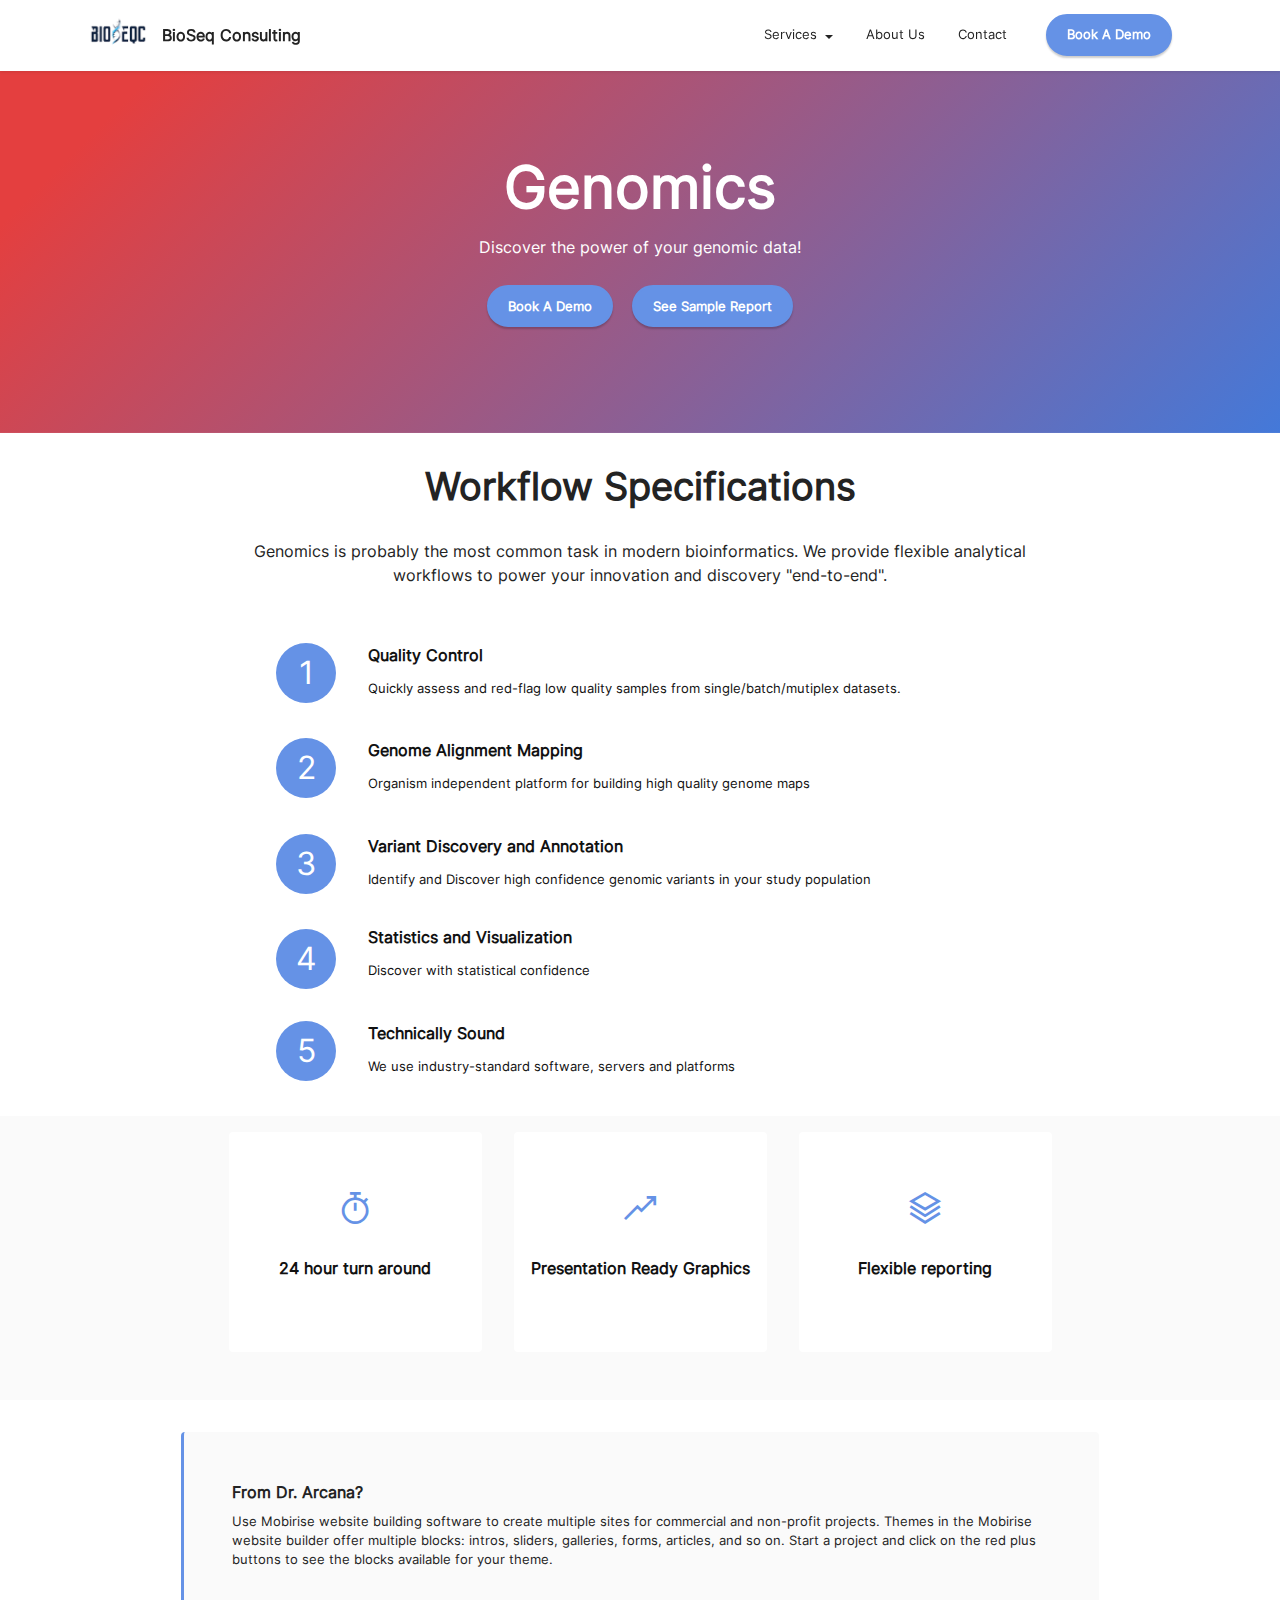
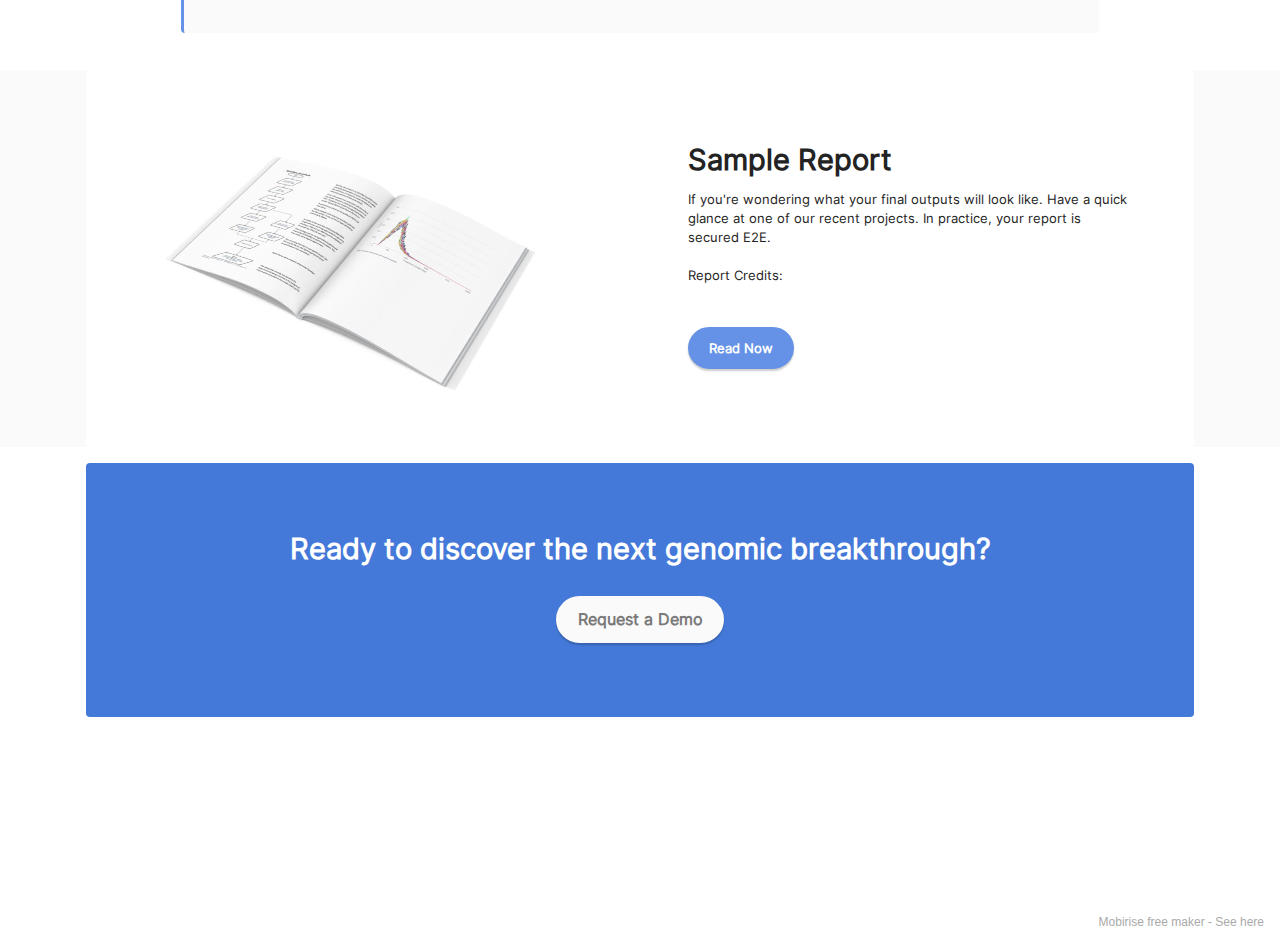
<file: page4.html>
<!DOCTYPE html>
<html  >
<head>
  <!-- Site made with Mobirise Website Builder v5.3.10, https://mobirise.com -->
  <meta charset="UTF-8">
  <meta http-equiv="X-UA-Compatible" content="IE=edge">
  <meta name="generator" content="Mobirise v5.3.10, mobirise.com">
  <meta name="viewport" content="width=device-width, initial-scale=1, minimum-scale=1">
  <link rel="shortcut icon" href="assets/images/image-removebg-preview-1-96x96.png" type="image/x-icon">
  <meta name="description" content="">
  
  
  <title>genomics</title>
  <link rel="stylesheet" href="assets/web/assets/mobirise-icons2/mobirise2.css">
  <link rel="stylesheet" href="assets/tether/tether.min.css">
  <link rel="stylesheet" href="assets/bootstrap/css/bootstrap.min.css">
  <link rel="stylesheet" href="assets/bootstrap/css/bootstrap-grid.min.css">
  <link rel="stylesheet" href="assets/bootstrap/css/bootstrap-reboot.min.css">
  <link rel="stylesheet" href="assets/dropdown/css/style.css">
  <link rel="stylesheet" href="assets/socicon/css/styles.css">
  <link rel="stylesheet" href="assets/theme/css/style.css">
  <link href="assets/fonts/style.css" rel="stylesheet">
  <link rel="preload" as="style" href="assets/mobirise/css/mbr-additional.css"><link rel="stylesheet" href="assets/mobirise/css/mbr-additional.css" type="text/css">
  
  
  
  
</head>
<body>
  
  <section class="menu menu1 cid-sHm72GAoTh" once="menu" id="menu1-18">
    

    <nav class="navbar navbar-dropdown navbar-fixed-top navbar-expand-lg">
        <div class="container">
            <div class="navbar-brand">
                <span class="navbar-logo">
                    <a href="index.html">
                        <img src="assets/images/image-removebg-preview-1-96x96.png" alt="Mobirise" style="height: 3rem;">
                    </a>
                </span>
                <span class="navbar-caption-wrap"><a class="navbar-caption text-black text-primary display-7" href="index.html">BioSeq Consulting</a></span>
            </div>
            <button class="navbar-toggler" type="button" data-toggle="collapse" data-target="#navbarSupportedContent" aria-controls="navbarNavAltMarkup" aria-expanded="false" aria-label="Toggle navigation">
                <div class="hamburger">
                    <span></span>
                    <span></span>
                    <span></span>
                    <span></span>
                </div>
            </button>
            <div class="collapse navbar-collapse" id="navbarSupportedContent">
                <ul class="navbar-nav nav-dropdown" data-app-modern-menu="true"><li class="nav-item dropdown"><a class="nav-link link text-black dropdown-toggle display-4" href="#" aria-expanded="true" data-toggle="dropdown-submenu">Services</a><div class="dropdown-menu"><a class="text-black dropdown-item text-primary display-4" href="page4.html" aria-expanded="false">Genomics</a><a class="text-black dropdown-item text-primary display-4" href="index.html" aria-expanded="false">Transcriptomics</a><a class="text-black dropdown-item text-primary display-4" href="index.html" aria-expanded="false">Data Science</a><a class="text-black dropdown-item text-primary display-4" href="page2.html" aria-expanded="false">Training Services<br></a></div></li>
                    <li class="nav-item"><a class="nav-link link text-black text-primary display-4" href="page1.html" aria-expanded="false">About Us</a></li>
                    <li class="nav-item"><a class="nav-link link text-black text-primary display-4" href="page2.html">Contact</a>
                    </li></ul>
                
                <div class="navbar-buttons mbr-section-btn"><a class="btn btn-primary display-4" href="#">Book A Demo</a></div>
            </div>
        </div>
    </nav>
</section>

<section class="header18 cid-sHuCEA2SPb" id="header18-1a">

    

    

    <div class="align-center container">
        <div class="row justify-content-center">
            <div class="col-12 col-lg-10">
                <h1 class="mbr-section-title mbr-fonts-style mbr-white mb-3 display-1"><strong>Genomics</strong></h1>
                
                <p class="mbr-text mbr-fonts-style mbr-white display-7">
                    Discover the power of your genomic data!</p>
                <div class="mbr-section-btn mt-3"><a class="btn btn-primary display-4" href="#">Book A Demo</a> <a class="btn btn-primary display-4" href="https://docs.google.com/document/d/1YcD6X3klcyA4hbE8tEC-Gk8xU4WWvDrpd4GoIYGoG4U/edit">See Sample Report</a></div>
            </div>
        </div>
    </div>
</section>

<section class="features19 cid-sHuDBNsIZM" id="features20-1b">

    
    
    <div class="container">
        <div class="row justify-content-center">
            <div class="col-md-12 col-lg-9">
                <div class="card-wrapper pb-4">
                    <div class="card-box align-center">
                        <h4 class="card-title mbr-fonts-style mb-4 display-2">
                            <strong>Workflow Specifications</strong></h4>
                        <p class="mbr-text mbr-fonts-style mb-4 display-7">Genomics is probably the most common task in modern bioinformatics. We provide flexible analytical workflows to power your innovation and discovery "end-to-end".</p>
                        
                    </div>
                </div>
            </div>
            <div class="col-12 col-md-8">
                <div class="item mbr-flex">
                    <div class="icon-box">
                        <span class="step-number mbr-fonts-style display-5">1</span>
                    </div>
                    <div class="text-box">
                        <h4 class="icon-title card-title mbr-black mbr-fonts-style display-7">
                            <strong>Quality Control&nbsp;</strong></h4>
                        <h5 class="icon-text mbr-black mbr-fonts-style display-4">Quickly assess and red-flag low quality samples from single/batch/mutiplex datasets.&nbsp;&nbsp;</h5>
                    </div>
                </div>
                <div class="item mbr-flex">
                    <div class="icon-box">
                        <span class="step-number mbr-fonts-style display-5">2</span>
                    </div>
                    <div class="text-box">
                        <h4 class="icon-title card-title mbr-black mbr-fonts-style display-7"><strong>Genome Alignment Mapping</strong></h4>
                        <h5 class="icon-text mbr-black mbr-fonts-style display-4">Organism independent platform for building high quality genome maps</h5>
                    </div>
                </div>
                <div class="item mbr-flex">
                    <div class="icon-box">
                        <span class="step-number mbr-fonts-style display-5">3</span>
                    </div>
                    <div class="text-box">
                        <h4 class="icon-title card-title mbr-black mbr-fonts-style display-7">
                            <strong>Variant Discovery and Annotation</strong></h4>
                        <h5 class="icon-text mbr-black mbr-fonts-style display-4">Identify and Discover high confidence genomic variants in your study population&nbsp;</h5>
                    </div>
                </div>
                <div class="item mbr-flex">
                    <div class="icon-box">
                        <span class="step-number mbr-fonts-style display-5">4</span>
                    </div>
                    <div class="text-box">
                        <h4 class="icon-title card-title mbr-black mbr-fonts-style display-7"><p><strong>Statistics and Visualization</strong></p></h4>
                        <h5 class="icon-text mbr-black mbr-fonts-style display-4">Discover with statistical confidence</h5>
                    </div>
                </div>
                <div class="item mbr-flex last">
                    <div class="icon-box">
                        <span class="step-number mbr-fonts-style display-5">5</span>
                    </div>
                    <div class="text-box">
                        <h4 class="icon-title card-title mbr-black mbr-fonts-style display-7"><strong>Technically Sound</strong></h4>
                        <h5 class="icon-text mbr-black mbr-fonts-style display-4">We use industry-standard software, servers and platforms&nbsp;&nbsp;</h5>
                    </div>
                </div>
                
                
                
                
                
            </div>
        </div>
    </div>
</section>

<section class="features1 cid-sHuQ1uAZzb" id="features2-1g">

    

    
    <div class="container">
        <div class="row justify-content-center">
            <div class="col-12 col-md-6 col-lg-3">
                <div class="card-wrapper">
                    <div class="card-box align-center">
                        <span class="mbr-iconfont mobi-mbri-timer mobi-mbri" style="font-size: 32px;"></span>
                        <h4 class="card-title align-center mbr-black mbr-fonts-style display-7">
                            <strong>24 hour turn around</strong></h4>
                    </div>
                </div>
            </div>
            <div class="col-12 col-md-6 col-lg-3">
                <div class="card-wrapper">
                    <div class="card-box align-center">
                        <span class="mbr-iconfont mobi-mbri-growing-chart mobi-mbri" style="font-size: 32px;"></span>
                        <h4 class="card-title align-center mbr-black mbr-fonts-style display-7">
                            <strong>Presentation Ready Graphics</strong></h4>
                    </div>
                </div>
            </div>
            <div class="col-12 col-md-6 col-lg-3">
                <div class="card-wrapper">
                    <div class="card-box align-center">
                        <span class="mbr-iconfont mobi-mbri-layers mobi-mbri" style="font-size: 32px;"></span>
                        <h4 class="card-title align-center mbr-black mbr-fonts-style display-7">
                            <strong>Flexible reporting</strong></h4>
                    </div>
                </div>
            </div>
            
        </div>
    </div>
</section>

<section class="content7 cid-sHuM5Gh9J6" id="content7-1d">
    
    <div class="container">
        <div class="row justify-content-center">
            <div class="col-12 col-md-10">
                <blockquote>
                <h5 class="mbr-section-title mbr-fonts-style mb-2 display-7"><strong>From Dr. Arcana?</strong></h5>
                <p class="mbr-text mbr-fonts-style display-4">Use Mobirise website building software to create multiple sites for commercial and non-profit projects. Themes in the Mobirise website builder offer multiple blocks: intros, sliders, galleries, forms, articles, and so on. Start a project and click on the red plus buttons to see the blocks available for your theme.</p></blockquote>
            </div>
        </div>
    </div>
</section>

<section class="features6 cid-sHuJYDVCnK" id="features7-1c">
    <!---->
    

    
    <div class="container">
        <div class="card-wrapper">
            <div class="row align-items-center">
                <div class="col-12 col-lg-6">
                    <div class="image-wrapper">
                        <img src="assets/images/smartmockups-kszwdshc-1076x753.jpg" alt="Mobirise">
                    </div>
                </div>
                <div class="col-12 col-lg">
                    <div class="text-box">
                        <h5 class="mbr-title mbr-fonts-style display-5">
                            <strong>Sample Report</strong></h5>
                        <p class="mbr-text mbr-fonts-style display-4">If you're wondering what your final outputs will look like. Have a quick glance at one of our recent projects. In practice, your report is secured E2E.<br><br>Report Credits:&nbsp;</p>
                        
                        <div class="mbr-section-btn pt-3"><a href="https://docs.google.com/document/d/1YcD6X3klcyA4hbE8tEC-Gk8xU4WWvDrpd4GoIYGoG4U/edit" class="btn btn-primary display-4">Read Now</a></div>
                    </div>
                </div>
            </div>
        </div>
    </div>
</section>

<section class="content15 cid-sHuPyR55F2" id="content15-1f">

    

    
    <div class="container">
        <div class="row justify-content-center">
            <div class="card col-md-12 col-lg-12">
                <div class="card-wrapper">
                    <div class="card-box align-left">
                        <h4 class="card-title mbr-fonts-style mbr-white mb-3 display-5">
                            <strong>Ready to discover the next genomic breakthrough?</strong></h4>
                        
                        <div class="mbr-section-btn mt-3"><a class="btn btn-white display-7" href="#">Request a Demo</a></div>
                    </div>
                </div>
            </div>
        </div>
    </div>
</section>

<section class="footer3 cid-sHtRvy2wJ1 mbr-reveal" once="footers" id="footer3-19">

    

    

    <div class="container">
        <div class="media-container-row align-center mbr-white">
            <div class="row row-links">
                <ul class="foot-menu">
                    
                    
                    
                    
                    
                <li class="foot-menu-item mbr-fonts-style display-7">
                        <a class="text-white text-primary" href="page1.html" target="_blank">About us</a>
                    </li><li class="foot-menu-item mbr-fonts-style display-7">
                        <a class="text-white text-primary" href="page4.html" target="_blank">Services</a>
                    </li><li class="foot-menu-item mbr-fonts-style display-7">
                        <a class="text-white text-primary" href="page2.html" target="_blank">Contact Us</a>
                    </li></ul>
            </div>
            <div class="row social-row">
                <div class="social-list align-right pb-2">
                    
                    
                    
                    
                    
                    
                <div class="soc-item">
                        <a href="https://twitter.com/mobirise" target="_blank">
                            <span class="socicon-twitter socicon mbr-iconfont mbr-iconfont-social"></span>
                        </a>
                    </div><div class="soc-item">
                        <a href="https://www.facebook.com/pages/Mobirise/1616226671953247" target="_blank">
                            <span class="socicon-facebook socicon mbr-iconfont mbr-iconfont-social"></span>
                        </a>
                    </div></div>
            </div>
            <div class="row row-copirayt">
                <p class="mbr-text mb-0 mbr-fonts-style mbr-white align-center display-7">
                    © Copyright 2021 Bioseq Consulting. All Rights Reserved.
                </p>
            </div>
        </div>
    </div>
</section><section style="background-color: #fff; font-family: -apple-system, BlinkMacSystemFont, 'Segoe UI', 'Roboto', 'Helvetica Neue', Arial, sans-serif; color:#aaa; font-size:12px; padding: 0; align-items: center; display: flex;"><a href="https://mobirise.site/g" style="flex: 1 1; height: 3rem; padding-left: 1rem;"></a><p style="flex: 0 0 auto; margin:0; padding-right:1rem;">Mobirise free maker - <a href="https://mobirise.site/p" style="color:#aaa;">See here</a></p></section><script src="assets/web/assets/jquery/jquery.min.js"></script>  <script src="assets/popper/popper.min.js"></script>  <script src="assets/tether/tether.min.js"></script>  <script src="assets/bootstrap/js/bootstrap.min.js"></script>  <script src="assets/smoothscroll/smooth-scroll.js"></script>  <script src="assets/dropdown/js/nav-dropdown.js"></script>  <script src="assets/dropdown/js/navbar-dropdown.js"></script>  <script src="assets/touchswipe/jquery.touch-swipe.min.js"></script>  <script src="assets/theme/js/script.js"></script>  
  
  
</body>
</html>
</file>
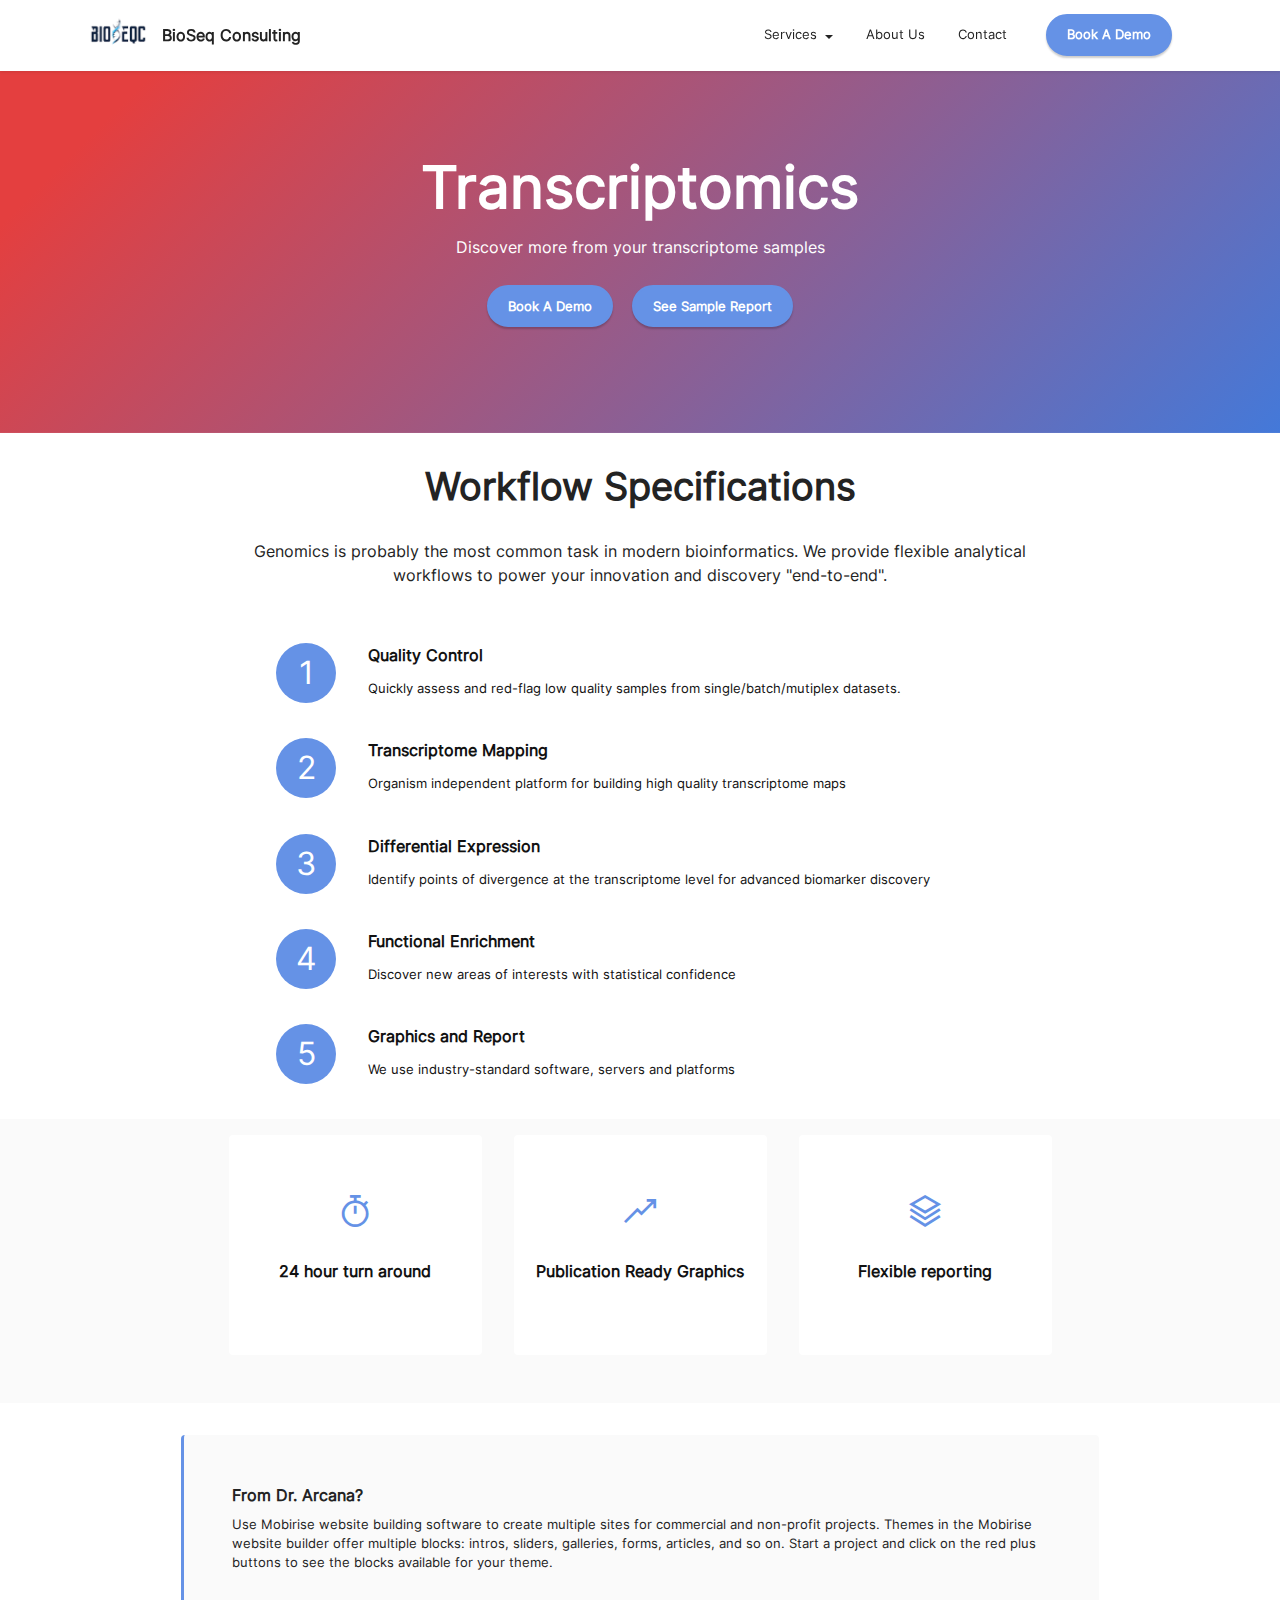
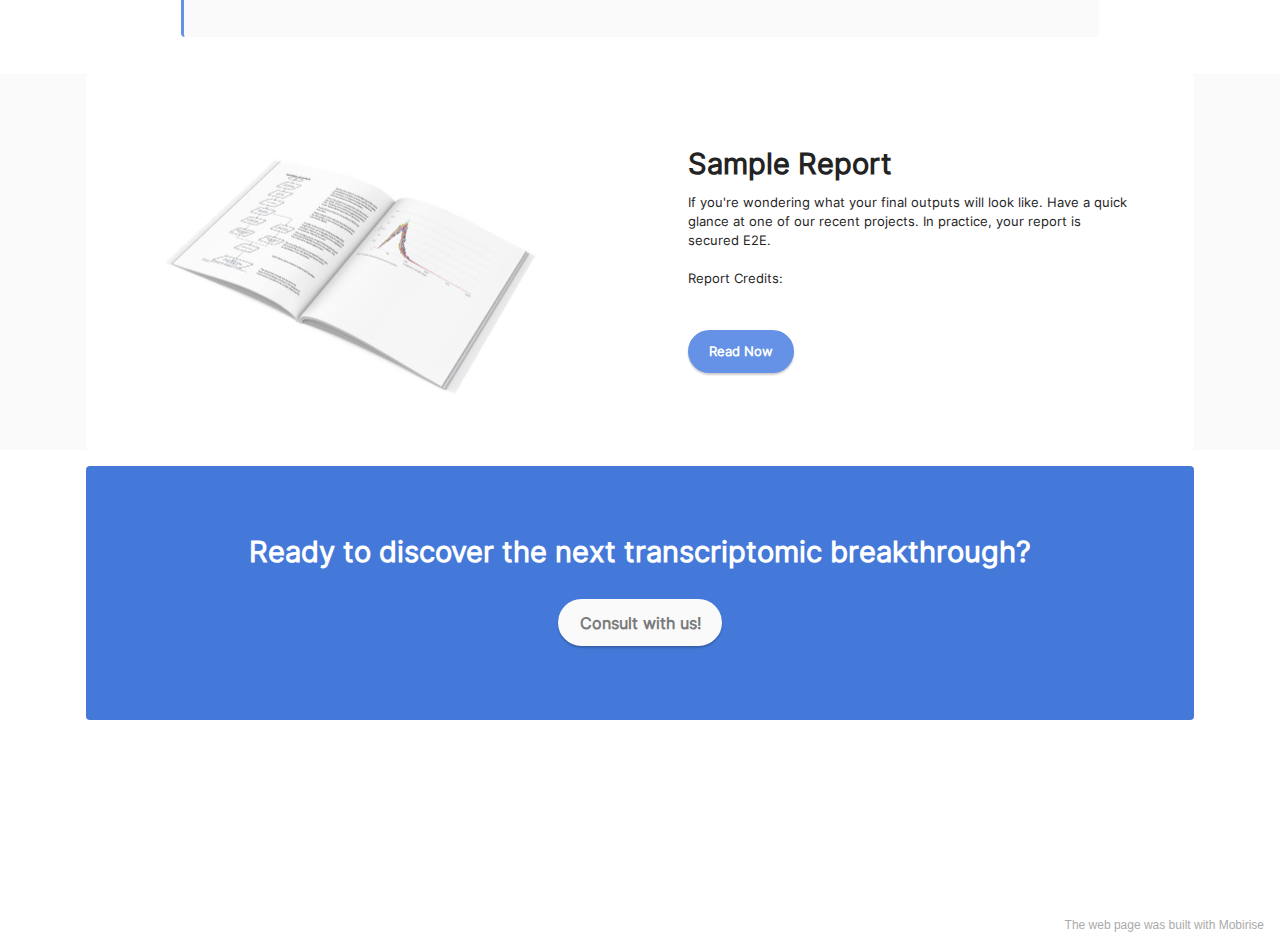
<file: page5.html>
<!DOCTYPE html>
<html  >
<head>
  <!-- Site made with Mobirise Website Builder v5.3.10, https://mobirise.com -->
  <meta charset="UTF-8">
  <meta http-equiv="X-UA-Compatible" content="IE=edge">
  <meta name="generator" content="Mobirise v5.3.10, mobirise.com">
  <meta name="viewport" content="width=device-width, initial-scale=1, minimum-scale=1">
  <link rel="shortcut icon" href="assets/images/image-removebg-preview-1-96x96.png" type="image/x-icon">
  <meta name="description" content="">
  
  
  <title>transcriptomics</title>
  <link rel="stylesheet" href="assets/web/assets/mobirise-icons2/mobirise2.css">
  <link rel="stylesheet" href="assets/tether/tether.min.css">
  <link rel="stylesheet" href="assets/bootstrap/css/bootstrap.min.css">
  <link rel="stylesheet" href="assets/bootstrap/css/bootstrap-grid.min.css">
  <link rel="stylesheet" href="assets/bootstrap/css/bootstrap-reboot.min.css">
  <link rel="stylesheet" href="assets/dropdown/css/style.css">
  <link rel="stylesheet" href="assets/socicon/css/styles.css">
  <link rel="stylesheet" href="assets/theme/css/style.css">
  <link href="assets/fonts/style.css" rel="stylesheet">
  <link rel="preload" as="style" href="assets/mobirise/css/mbr-additional.css"><link rel="stylesheet" href="assets/mobirise/css/mbr-additional.css" type="text/css">
  
  
  
  
</head>
<body>
  
  <section class="menu menu1 cid-sLPGRWNzT3" once="menu" id="menu1-1l">
    

    <nav class="navbar navbar-dropdown navbar-fixed-top navbar-expand-lg">
        <div class="container">
            <div class="navbar-brand">
                <span class="navbar-logo">
                    <a href="index.html">
                        <img src="assets/images/image-removebg-preview-1-96x96.png" alt="Mobirise" style="height: 3rem;">
                    </a>
                </span>
                <span class="navbar-caption-wrap"><a class="navbar-caption text-black text-primary display-7" href="index.html">BioSeq Consulting</a></span>
            </div>
            <button class="navbar-toggler" type="button" data-toggle="collapse" data-target="#navbarSupportedContent" aria-controls="navbarNavAltMarkup" aria-expanded="false" aria-label="Toggle navigation">
                <div class="hamburger">
                    <span></span>
                    <span></span>
                    <span></span>
                    <span></span>
                </div>
            </button>
            <div class="collapse navbar-collapse" id="navbarSupportedContent">
                <ul class="navbar-nav nav-dropdown" data-app-modern-menu="true"><li class="nav-item dropdown"><a class="nav-link link text-black dropdown-toggle display-4" href="#" aria-expanded="true" data-toggle="dropdown-submenu">Services</a><div class="dropdown-menu"><a class="text-black dropdown-item text-primary display-4" href="page4.html" aria-expanded="false">Genomics</a><a class="text-black dropdown-item text-primary display-4" href="index.html" aria-expanded="false">Transcriptomics</a><a class="text-black dropdown-item text-primary display-4" href="index.html" aria-expanded="false">Data Science</a><a class="text-black dropdown-item text-primary display-4" href="page2.html" aria-expanded="false">Training Services<br></a></div></li>
                    <li class="nav-item"><a class="nav-link link text-black text-primary display-4" href="page1.html" aria-expanded="false">About Us</a></li>
                    <li class="nav-item"><a class="nav-link link text-black text-primary display-4" href="page2.html">Contact</a>
                    </li></ul>
                
                <div class="navbar-buttons mbr-section-btn"><a class="btn btn-primary display-4" href="#">Book A Demo</a></div>
            </div>
        </div>
    </nav>
</section>

<section class="header18 cid-sLPGS0mpQi" id="header18-1m">

    

    

    <div class="align-center container">
        <div class="row justify-content-center">
            <div class="col-12 col-lg-10">
                <h1 class="mbr-section-title mbr-fonts-style mbr-white mb-3 display-1"><strong>Transcriptomics</strong></h1>
                
                <p class="mbr-text mbr-fonts-style mbr-white display-7">
                    Discover more from your transcriptome samples</p>
                <div class="mbr-section-btn mt-3"><a class="btn btn-primary display-4" href="#">Book A Demo</a> <a class="btn btn-primary display-4" href="https://docs.google.com/document/d/1YcD6X3klcyA4hbE8tEC-Gk8xU4WWvDrpd4GoIYGoG4U/edit">See Sample Report</a></div>
            </div>
        </div>
    </div>
</section>

<section class="features19 cid-sLPGS251MP" id="features20-1n">

    
    
    <div class="container">
        <div class="row justify-content-center">
            <div class="col-md-12 col-lg-9">
                <div class="card-wrapper pb-4">
                    <div class="card-box align-center">
                        <h4 class="card-title mbr-fonts-style mb-4 display-2">
                            <strong>Workflow Specifications</strong></h4>
                        <p class="mbr-text mbr-fonts-style mb-4 display-7">Genomics is probably the most common task in modern bioinformatics. We provide flexible analytical workflows to power your innovation and discovery "end-to-end".</p>
                        
                    </div>
                </div>
            </div>
            <div class="col-12 col-md-8">
                <div class="item mbr-flex">
                    <div class="icon-box">
                        <span class="step-number mbr-fonts-style display-5">1</span>
                    </div>
                    <div class="text-box">
                        <h4 class="icon-title card-title mbr-black mbr-fonts-style display-7">
                            <strong>Quality Control&nbsp;</strong></h4>
                        <h5 class="icon-text mbr-black mbr-fonts-style display-4">Quickly assess and red-flag low quality samples from single/batch/mutiplex datasets.&nbsp;&nbsp;</h5>
                    </div>
                </div>
                <div class="item mbr-flex">
                    <div class="icon-box">
                        <span class="step-number mbr-fonts-style display-5">2</span>
                    </div>
                    <div class="text-box">
                        <h4 class="icon-title card-title mbr-black mbr-fonts-style display-7"><strong>Transcriptome Mapping</strong></h4>
                        <h5 class="icon-text mbr-black mbr-fonts-style display-4">Organism independent platform for building high quality transcriptome maps</h5>
                    </div>
                </div>
                <div class="item mbr-flex">
                    <div class="icon-box">
                        <span class="step-number mbr-fonts-style display-5">3</span>
                    </div>
                    <div class="text-box">
                        <h4 class="icon-title card-title mbr-black mbr-fonts-style display-7">
                            <strong>Differential Expression</strong></h4>
                        <h5 class="icon-text mbr-black mbr-fonts-style display-4">Identify points of divergence at the transcriptome level for advanced biomarker discovery</h5>
                    </div>
                </div>
                <div class="item mbr-flex">
                    <div class="icon-box">
                        <span class="step-number mbr-fonts-style display-5">4</span>
                    </div>
                    <div class="text-box">
                        <h4 class="icon-title card-title mbr-black mbr-fonts-style display-7"><strong>Functional Enrichment</strong></h4>
                        <h5 class="icon-text mbr-black mbr-fonts-style display-4">Discover new areas of interests with statistical confidence</h5>
                    </div>
                </div>
                <div class="item mbr-flex last">
                    <div class="icon-box">
                        <span class="step-number mbr-fonts-style display-5">5</span>
                    </div>
                    <div class="text-box">
                        <h4 class="icon-title card-title mbr-black mbr-fonts-style display-7"><strong>Graphics and Report</strong></h4>
                        <h5 class="icon-text mbr-black mbr-fonts-style display-4">We use industry-standard software, servers and platforms&nbsp;&nbsp;</h5>
                    </div>
                </div>
                
                
                
                
                
            </div>
        </div>
    </div>
</section>

<section class="features1 cid-sLPGS5TVBL" id="features2-1o">

    

    
    <div class="container">
        <div class="row justify-content-center">
            <div class="col-12 col-md-6 col-lg-3">
                <div class="card-wrapper">
                    <div class="card-box align-center">
                        <span class="mbr-iconfont mobi-mbri-timer mobi-mbri" style="font-size: 32px;"></span>
                        <h4 class="card-title align-center mbr-black mbr-fonts-style display-7">
                            <strong>24 hour turn around</strong></h4>
                    </div>
                </div>
            </div>
            <div class="col-12 col-md-6 col-lg-3">
                <div class="card-wrapper">
                    <div class="card-box align-center">
                        <span class="mbr-iconfont mobi-mbri-growing-chart mobi-mbri" style="font-size: 32px;"></span>
                        <h4 class="card-title align-center mbr-black mbr-fonts-style display-7">
                            <strong>Publication Ready Graphics</strong></h4>
                    </div>
                </div>
            </div>
            <div class="col-12 col-md-6 col-lg-3">
                <div class="card-wrapper">
                    <div class="card-box align-center">
                        <span class="mbr-iconfont mobi-mbri-layers mobi-mbri" style="font-size: 32px;"></span>
                        <h4 class="card-title align-center mbr-black mbr-fonts-style display-7">
                            <strong>Flexible reporting</strong></h4>
                    </div>
                </div>
            </div>
            
        </div>
    </div>
</section>

<section class="content7 cid-sLPGS7tYPy" id="content7-1p">
    
    <div class="container">
        <div class="row justify-content-center">
            <div class="col-12 col-md-10">
                <blockquote>
                <h5 class="mbr-section-title mbr-fonts-style mb-2 display-7"><strong>From Dr. Arcana?</strong></h5>
                <p class="mbr-text mbr-fonts-style display-4">Use Mobirise website building software to create multiple sites for commercial and non-profit projects. Themes in the Mobirise website builder offer multiple blocks: intros, sliders, galleries, forms, articles, and so on. Start a project and click on the red plus buttons to see the blocks available for your theme.</p></blockquote>
            </div>
        </div>
    </div>
</section>

<section class="features6 cid-sLPGS8CalI" id="features7-1q">
    <!---->
    

    
    <div class="container">
        <div class="card-wrapper">
            <div class="row align-items-center">
                <div class="col-12 col-lg-6">
                    <div class="image-wrapper">
                        <img src="assets/images/smartmockups-kszwdshc-1076x753.jpg" alt="Mobirise">
                    </div>
                </div>
                <div class="col-12 col-lg">
                    <div class="text-box">
                        <h5 class="mbr-title mbr-fonts-style display-5">
                            <strong>Sample Report</strong></h5>
                        <p class="mbr-text mbr-fonts-style display-4">If you're wondering what your final outputs will look like. Have a quick glance at one of our recent projects. In practice, your report is secured E2E.<br><br>Report Credits:&nbsp;</p>
                        
                        <div class="mbr-section-btn pt-3"><a href="https://docs.google.com/document/d/1YcD6X3klcyA4hbE8tEC-Gk8xU4WWvDrpd4GoIYGoG4U/edit" class="btn btn-primary display-4">Read Now</a></div>
                    </div>
                </div>
            </div>
        </div>
    </div>
</section>

<section class="content15 cid-sLPGSaDioY" id="content15-1r">

    

    
    <div class="container">
        <div class="row justify-content-center">
            <div class="card col-md-12 col-lg-12">
                <div class="card-wrapper">
                    <div class="card-box align-left">
                        <h4 class="card-title mbr-fonts-style mbr-white mb-3 display-5">
                            <strong>Ready to discover the next transcriptomic breakthrough?</strong></h4>
                        
                        <div class="mbr-section-btn mt-3"><a class="btn btn-white display-7" href="https://mobiri.se">Consult with us!</a></div>
                    </div>
                </div>
            </div>
        </div>
    </div>
</section>

<section class="footer3 cid-sLPGScbBaw mbr-reveal" once="footers" id="footer3-1s">

    

    

    <div class="container">
        <div class="media-container-row align-center mbr-white">
            <div class="row row-links">
                <ul class="foot-menu">
                    
                    
                    
                    
                    
                <li class="foot-menu-item mbr-fonts-style display-7">
                        <a class="text-white text-primary" href="page1.html" target="_blank">About us</a>
                    </li><li class="foot-menu-item mbr-fonts-style display-7">
                        <a class="text-white text-primary" href="page4.html" target="_blank">Services</a>
                    </li><li class="foot-menu-item mbr-fonts-style display-7">
                        <a class="text-white text-primary" href="page2.html" target="_blank">Contact Us</a>
                    </li></ul>
            </div>
            <div class="row social-row">
                <div class="social-list align-right pb-2">
                    
                    
                    
                    
                    
                    
                <div class="soc-item">
                        <a href="https://twitter.com/mobirise" target="_blank">
                            <span class="socicon-twitter socicon mbr-iconfont mbr-iconfont-social"></span>
                        </a>
                    </div><div class="soc-item">
                        <a href="https://www.facebook.com/pages/Mobirise/1616226671953247" target="_blank">
                            <span class="socicon-facebook socicon mbr-iconfont mbr-iconfont-social"></span>
                        </a>
                    </div></div>
            </div>
            <div class="row row-copirayt">
                <p class="mbr-text mb-0 mbr-fonts-style mbr-white align-center display-7">
                    © Copyright 2021 Bioseq Consulting. All Rights Reserved.
                </p>
            </div>
        </div>
    </div>
</section><section style="background-color: #fff; font-family: -apple-system, BlinkMacSystemFont, 'Segoe UI', 'Roboto', 'Helvetica Neue', Arial, sans-serif; color:#aaa; font-size:12px; padding: 0; align-items: center; display: flex;"><a href="https://mobirise.site/r" style="flex: 1 1; height: 3rem; padding-left: 1rem;"></a><p style="flex: 0 0 auto; margin:0; padding-right:1rem;"><a href="https://mobirise.site/c" style="color:#aaa;">The</a> web page was built with Mobirise</p></section><script src="assets/web/assets/jquery/jquery.min.js"></script>  <script src="assets/popper/popper.min.js"></script>  <script src="assets/tether/tether.min.js"></script>  <script src="assets/bootstrap/js/bootstrap.min.js"></script>  <script src="assets/smoothscroll/smooth-scroll.js"></script>  <script src="assets/dropdown/js/nav-dropdown.js"></script>  <script src="assets/dropdown/js/navbar-dropdown.js"></script>  <script src="assets/touchswipe/jquery.touch-swipe.min.js"></script>  <script src="assets/theme/js/script.js"></script>  
  
  
</body>
</html>
</file>
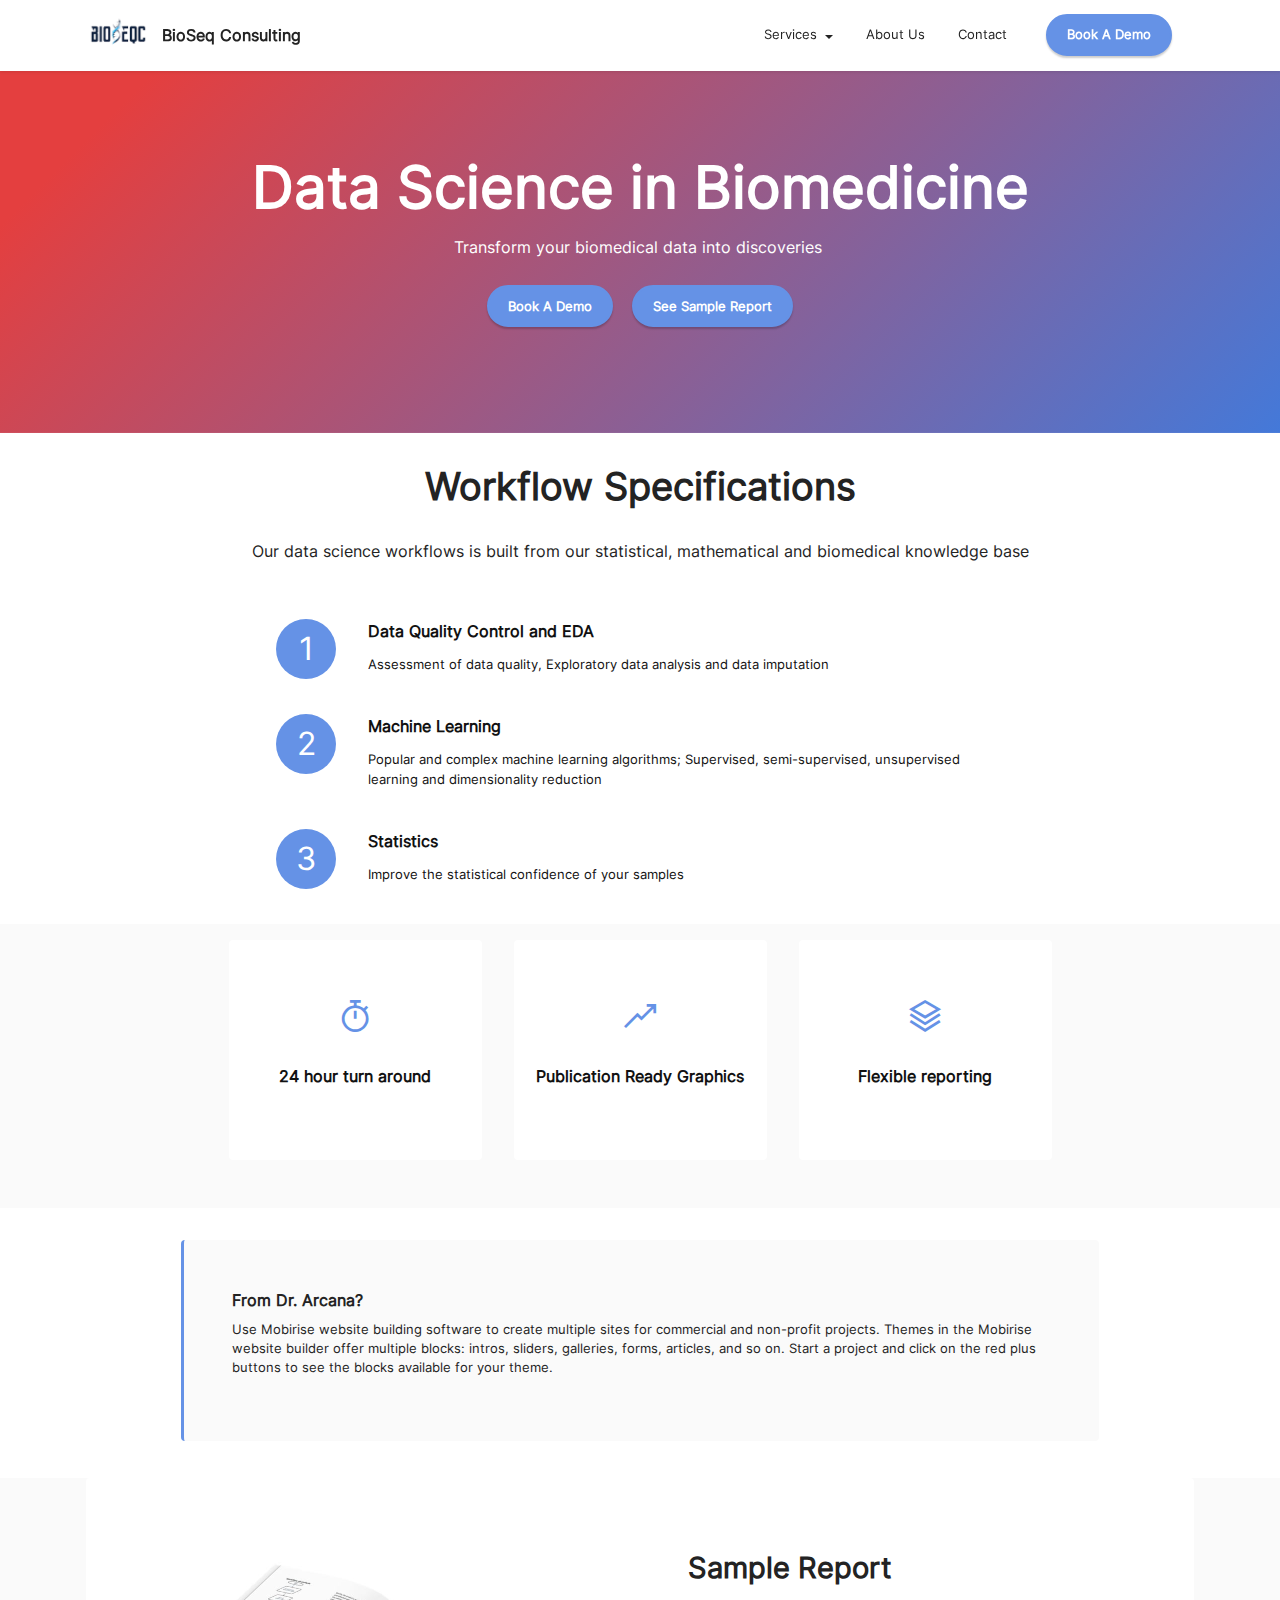
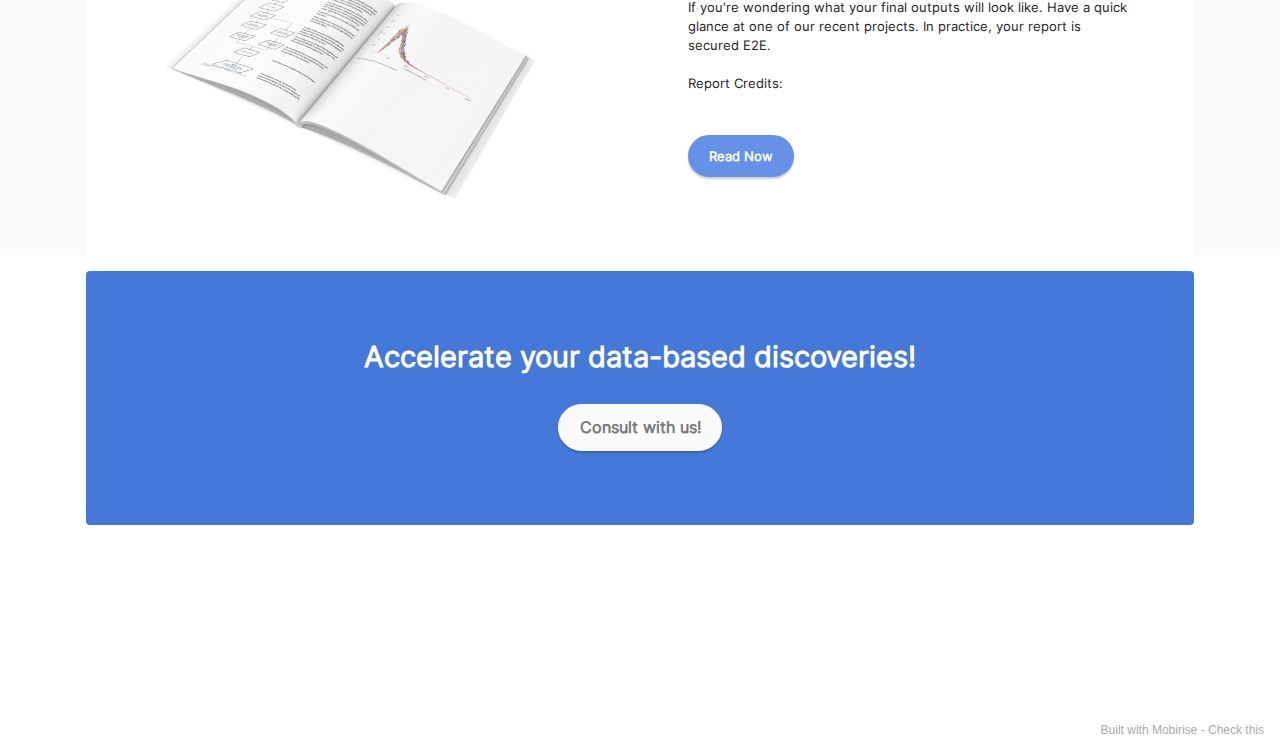
<file: page6.html>
<!DOCTYPE html>
<html  >
<head>
  <!-- Site made with Mobirise Website Builder v5.3.10, https://mobirise.com -->
  <meta charset="UTF-8">
  <meta http-equiv="X-UA-Compatible" content="IE=edge">
  <meta name="generator" content="Mobirise v5.3.10, mobirise.com">
  <meta name="viewport" content="width=device-width, initial-scale=1, minimum-scale=1">
  <link rel="shortcut icon" href="assets/images/image-removebg-preview-1-96x96.png" type="image/x-icon">
  <meta name="description" content="">
  
  
  <title>Data_Science</title>
  <link rel="stylesheet" href="assets/web/assets/mobirise-icons2/mobirise2.css">
  <link rel="stylesheet" href="assets/tether/tether.min.css">
  <link rel="stylesheet" href="assets/bootstrap/css/bootstrap.min.css">
  <link rel="stylesheet" href="assets/bootstrap/css/bootstrap-grid.min.css">
  <link rel="stylesheet" href="assets/bootstrap/css/bootstrap-reboot.min.css">
  <link rel="stylesheet" href="assets/dropdown/css/style.css">
  <link rel="stylesheet" href="assets/socicon/css/styles.css">
  <link rel="stylesheet" href="assets/theme/css/style.css">
  <link href="assets/fonts/style.css" rel="stylesheet">
  <link rel="preload" as="style" href="assets/mobirise/css/mbr-additional.css"><link rel="stylesheet" href="assets/mobirise/css/mbr-additional.css" type="text/css">
  
  
  
  
</head>
<body>
  
  <section class="menu menu1 cid-sLPIVv3HZu" once="menu" id="menu1-1t">
    

    <nav class="navbar navbar-dropdown navbar-fixed-top navbar-expand-lg">
        <div class="container">
            <div class="navbar-brand">
                <span class="navbar-logo">
                    <a href="index.html">
                        <img src="assets/images/image-removebg-preview-1-96x96.png" alt="Mobirise" style="height: 3rem;">
                    </a>
                </span>
                <span class="navbar-caption-wrap"><a class="navbar-caption text-black text-primary display-7" href="index.html">BioSeq Consulting</a></span>
            </div>
            <button class="navbar-toggler" type="button" data-toggle="collapse" data-target="#navbarSupportedContent" aria-controls="navbarNavAltMarkup" aria-expanded="false" aria-label="Toggle navigation">
                <div class="hamburger">
                    <span></span>
                    <span></span>
                    <span></span>
                    <span></span>
                </div>
            </button>
            <div class="collapse navbar-collapse" id="navbarSupportedContent">
                <ul class="navbar-nav nav-dropdown" data-app-modern-menu="true"><li class="nav-item dropdown"><a class="nav-link link text-black dropdown-toggle display-4" href="#" aria-expanded="true" data-toggle="dropdown-submenu">Services</a><div class="dropdown-menu"><a class="text-black dropdown-item text-primary display-4" href="page4.html" aria-expanded="false">Genomics</a><a class="text-black dropdown-item text-primary display-4" href="index.html" aria-expanded="false">Transcriptomics</a><a class="text-black dropdown-item text-primary display-4" href="index.html" aria-expanded="false">Data Science</a><a class="text-black dropdown-item text-primary display-4" href="page2.html" aria-expanded="false">Training Services<br></a></div></li>
                    <li class="nav-item"><a class="nav-link link text-black text-primary display-4" href="page1.html" aria-expanded="false">About Us</a></li>
                    <li class="nav-item"><a class="nav-link link text-black text-primary display-4" href="page2.html">Contact</a>
                    </li></ul>
                
                <div class="navbar-buttons mbr-section-btn"><a class="btn btn-primary display-4" href="#">Book A Demo</a></div>
            </div>
        </div>
    </nav>
</section>

<section class="header18 cid-sLPIVyC0kK" id="header18-1u">

    

    

    <div class="align-center container">
        <div class="row justify-content-center">
            <div class="col-12 col-lg-10">
                <h1 class="mbr-section-title mbr-fonts-style mbr-white mb-3 display-1"><strong>Data Science in Biomedicine</strong></h1>
                
                <p class="mbr-text mbr-fonts-style mbr-white display-7">
                    Transform your biomedical data into discoveries&nbsp;</p>
                <div class="mbr-section-btn mt-3"><a class="btn btn-primary display-4" href="#e">Book A Demo</a> <a class="btn btn-primary display-4" href="https://docs.google.com/document/d/1YcD6X3klcyA4hbE8tEC-Gk8xU4WWvDrpd4GoIYGoG4U/edit">See Sample Report</a></div>
            </div>
        </div>
    </div>
</section>

<section class="features19 cid-sLPIVBvtTV" id="features20-1v">

    
    
    <div class="container">
        <div class="row justify-content-center">
            <div class="col-md-12 col-lg-9">
                <div class="card-wrapper pb-4">
                    <div class="card-box align-center">
                        <h4 class="card-title mbr-fonts-style mb-4 display-2">
                            <strong>Workflow Specifications</strong></h4>
                        <p class="mbr-text mbr-fonts-style mb-4 display-7">Our data science workflows is built from our statistical, mathematical and biomedical knowledge base</p>
                        
                    </div>
                </div>
            </div>
            <div class="col-12 col-md-8">
                <div class="item mbr-flex">
                    <div class="icon-box">
                        <span class="step-number mbr-fonts-style display-5">1</span>
                    </div>
                    <div class="text-box">
                        <h4 class="icon-title card-title mbr-black mbr-fonts-style display-7">
                            <strong>Data Quality Control and EDA&nbsp;</strong></h4>
                        <h5 class="icon-text mbr-black mbr-fonts-style display-4">Assessment of data quality, Exploratory data analysis and data imputation</h5>
                    </div>
                </div>
                <div class="item mbr-flex">
                    <div class="icon-box">
                        <span class="step-number mbr-fonts-style display-5">2</span>
                    </div>
                    <div class="text-box">
                        <h4 class="icon-title card-title mbr-black mbr-fonts-style display-7"><strong>Machine Learning&nbsp;</strong></h4>
                        <h5 class="icon-text mbr-black mbr-fonts-style display-4">Popular and complex machine learning algorithms; Supervised, semi-supervised, unsupervised learning and dimensionality reduction</h5>
                    </div>
                </div>
                <div class="item mbr-flex last">
                    <div class="icon-box">
                        <span class="step-number mbr-fonts-style display-5">3</span>
                    </div>
                    <div class="text-box">
                        <h4 class="icon-title card-title mbr-black mbr-fonts-style display-7"><strong>Statistics</strong></h4>
                        <h5 class="icon-text mbr-black mbr-fonts-style display-4">Improve the statistical confidence of your samples</h5>
                    </div>
                </div>
                
                
                
                
                
                
                
            </div>
        </div>
    </div>
</section>

<section class="features1 cid-sLPIVIwk2z" id="features2-1w">

    

    
    <div class="container">
        <div class="row justify-content-center">
            <div class="col-12 col-md-6 col-lg-3">
                <div class="card-wrapper">
                    <div class="card-box align-center">
                        <span class="mbr-iconfont mobi-mbri-timer mobi-mbri" style="font-size: 32px;"></span>
                        <h4 class="card-title align-center mbr-black mbr-fonts-style display-7">
                            <strong>24 hour turn around</strong></h4>
                    </div>
                </div>
            </div>
            <div class="col-12 col-md-6 col-lg-3">
                <div class="card-wrapper">
                    <div class="card-box align-center">
                        <span class="mbr-iconfont mobi-mbri-growing-chart mobi-mbri" style="font-size: 32px;"></span>
                        <h4 class="card-title align-center mbr-black mbr-fonts-style display-7">
                            <strong>Publication Ready Graphics</strong></h4>
                    </div>
                </div>
            </div>
            <div class="col-12 col-md-6 col-lg-3">
                <div class="card-wrapper">
                    <div class="card-box align-center">
                        <span class="mbr-iconfont mobi-mbri-layers mobi-mbri" style="font-size: 32px;"></span>
                        <h4 class="card-title align-center mbr-black mbr-fonts-style display-7">
                            <strong>Flexible reporting</strong></h4>
                    </div>
                </div>
            </div>
            
        </div>
    </div>
</section>

<section class="content7 cid-sLPIVJN3Kc" id="content7-1x">
    
    <div class="container">
        <div class="row justify-content-center">
            <div class="col-12 col-md-10">
                <blockquote>
                <h5 class="mbr-section-title mbr-fonts-style mb-2 display-7"><strong>From Dr. Arcana?</strong></h5>
                <p class="mbr-text mbr-fonts-style display-4">Use Mobirise website building software to create multiple sites for commercial and non-profit projects. Themes in the Mobirise website builder offer multiple blocks: intros, sliders, galleries, forms, articles, and so on. Start a project and click on the red plus buttons to see the blocks available for your theme.</p></blockquote>
            </div>
        </div>
    </div>
</section>

<section class="features6 cid-sLPIVLgoSL" id="features7-1y">
    <!---->
    

    
    <div class="container">
        <div class="card-wrapper">
            <div class="row align-items-center">
                <div class="col-12 col-lg-6">
                    <div class="image-wrapper">
                        <img src="assets/images/smartmockups-kszwdshc-1076x753.jpg" alt="Mobirise">
                    </div>
                </div>
                <div class="col-12 col-lg">
                    <div class="text-box">
                        <h5 class="mbr-title mbr-fonts-style display-5">
                            <strong>Sample Report</strong></h5>
                        <p class="mbr-text mbr-fonts-style display-4">If you're wondering what your final outputs will look like. Have a quick glance at one of our recent projects. In practice, your report is secured E2E.<br><br>Report Credits:&nbsp;</p>
                        
                        <div class="mbr-section-btn pt-3"><a href="https://docs.google.com/document/d/1YcD6X3klcyA4hbE8tEC-Gk8xU4WWvDrpd4GoIYGoG4U/edit" class="btn btn-primary display-4">Read Now</a></div>
                    </div>
                </div>
            </div>
        </div>
    </div>
</section>

<section class="content15 cid-sLPIVNcx00" id="content15-1z">

    

    
    <div class="container">
        <div class="row justify-content-center">
            <div class="card col-md-12 col-lg-12">
                <div class="card-wrapper">
                    <div class="card-box align-left">
                        <h4 class="card-title mbr-fonts-style mbr-white mb-3 display-5">
                            <strong>Accelerate your data-based discoveries!</strong></h4>
                        
                        <div class="mbr-section-btn mt-3"><a class="btn btn-white display-7" href="https://mobiri.se">Consult with us!</a></div>
                    </div>
                </div>
            </div>
        </div>
    </div>
</section>

<section class="footer3 cid-sLPIVP9fxm mbr-reveal" once="footers" id="footer3-20">

    

    

    <div class="container">
        <div class="media-container-row align-center mbr-white">
            <div class="row row-links">
                <ul class="foot-menu">
                    
                    
                    
                    
                    
                <li class="foot-menu-item mbr-fonts-style display-7">
                        <a class="text-white text-primary" href="page1.html" target="_blank">About us</a>
                    </li><li class="foot-menu-item mbr-fonts-style display-7">
                        <a class="text-white text-primary" href="page4.html" target="_blank">Services</a>
                    </li><li class="foot-menu-item mbr-fonts-style display-7">
                        <a class="text-white text-primary" href="page2.html" target="_blank">Contact Us</a>
                    </li></ul>
            </div>
            <div class="row social-row">
                <div class="social-list align-right pb-2">
                    
                    
                    
                    
                    
                    
                <div class="soc-item">
                        <a href="https://twitter.com/mobirise" target="_blank">
                            <span class="socicon-twitter socicon mbr-iconfont mbr-iconfont-social"></span>
                        </a>
                    </div><div class="soc-item">
                        <a href="https://www.facebook.com/pages/Mobirise/1616226671953247" target="_blank">
                            <span class="socicon-facebook socicon mbr-iconfont mbr-iconfont-social"></span>
                        </a>
                    </div></div>
            </div>
            <div class="row row-copirayt">
                <p class="mbr-text mb-0 mbr-fonts-style mbr-white align-center display-7">
                    © Copyright 2021 Bioseq Consulting. All Rights Reserved.
                </p>
            </div>
        </div>
    </div>
</section><section style="background-color: #fff; font-family: -apple-system, BlinkMacSystemFont, 'Segoe UI', 'Roboto', 'Helvetica Neue', Arial, sans-serif; color:#aaa; font-size:12px; padding: 0; align-items: center; display: flex;"><a href="https://mobirise.site/j" style="flex: 1 1; height: 3rem; padding-left: 1rem;"></a><p style="flex: 0 0 auto; margin:0; padding-right:1rem;">Built with Mobirise - <a href="https://mobirise.site/m" style="color:#aaa;">Check this</a></p></section><script src="assets/web/assets/jquery/jquery.min.js"></script>  <script src="assets/popper/popper.min.js"></script>  <script src="assets/tether/tether.min.js"></script>  <script src="assets/bootstrap/js/bootstrap.min.js"></script>  <script src="assets/smoothscroll/smooth-scroll.js"></script>  <script src="assets/dropdown/js/nav-dropdown.js"></script>  <script src="assets/dropdown/js/navbar-dropdown.js"></script>  <script src="assets/touchswipe/jquery.touch-swipe.min.js"></script>  <script src="assets/theme/js/script.js"></script>  
  
  
</body>
</html>
</file>
<file: assets/web/assets/mobirise-icons2/mobirise2.css>
@font-face {
  font-family: 'Moririse2';
  font-display: swap;
  src:  url('mobirise2.eot?f2bix4');
  src:  url('mobirise2.eot?f2bix4#iefix') format('embedded-opentype'),
    url('mobirise2.ttf?f2bix4') format('truetype'),
    url('mobirise2.woff?f2bix4') format('woff'),
    url('mobirise2.svg?f2bix4#mobirise2') format('svg');
  font-weight: normal;
  font-style: normal;
}

[class^="mobi-"], [class*=" mobi-"] {
  /* use !important to prevent issues with browser extensions that change fonts */
  font-family: 'Moririse2' !important;
  speak: none;
  font-style: normal;
  font-weight: normal;
  font-variant: normal;
  text-transform: none;
  line-height: 1;

  /* Better Font Rendering =========== */
  -webkit-font-smoothing: antialiased;
  -moz-osx-font-smoothing: grayscale;
}

.mobi-mbri-add-submenu:before {
  content: "\e900";
}
.mobi-mbri-alert:before {
  content: "\e901";
}
.mobi-mbri-align-center:before {
  content: "\e902";
}
.mobi-mbri-align-justify:before {
  content: "\e903";
}
.mobi-mbri-align-left:before {
  content: "\e904";
}
.mobi-mbri-align-right:before {
  content: "\e905";
}
.mobi-mbri-android:before {
  content: "\e906";
}
.mobi-mbri-apple:before {
  content: "\e907";
}
.mobi-mbri-arrow-down:before {
  content: "\e908";
}
.mobi-mbri-arrow-next:before {
  content: "\e909";
}
.mobi-mbri-arrow-prev:before {
  content: "\e90a";
}
.mobi-mbri-arrow-up:before {
  content: "\e90b";
}
.mobi-mbri-bold:before {
  content: "\e90c";
}
.mobi-mbri-bookmark:before {
  content: "\e90d";
}
.mobi-mbri-bootstrap:before {
  content: "\e90e";
}
.mobi-mbri-briefcase:before {
  content: "\e90f";
}
.mobi-mbri-browse:before {
  content: "\e910";
}
.mobi-mbri-bulleted-list:before {
  content: "\e911";
}
.mobi-mbri-calendar:before {
  content: "\e912";
}
.mobi-mbri-camera:before {
  content: "\e913";
}
.mobi-mbri-cart-add:before {
  content: "\e914";
}
.mobi-mbri-cart-full:before {
  content: "\e915";
}
.mobi-mbri-cash:before {
  content: "\e916";
}
.mobi-mbri-change-style:before {
  content: "\e917";
}
.mobi-mbri-chat:before {
  content: "\e918";
}
.mobi-mbri-clock:before {
  content: "\e919";
}
.mobi-mbri-close:before {
  content: "\e91a";
}
.mobi-mbri-cloud:before {
  content: "\e91b";
}
.mobi-mbri-code:before {
  content: "\e91c";
}
.mobi-mbri-contact-form:before {
  content: "\e91d";
}
.mobi-mbri-credit-card:before {
  content: "\e91e";
}
.mobi-mbri-cursor-click:before {
  content: "\e91f";
}
.mobi-mbri-cust-feedback:before {
  content: "\e920";
}
.mobi-mbri-database:before {
  content: "\e921";
}
.mobi-mbri-delivery:before {
  content: "\e922";
}
.mobi-mbri-desktop:before {
  content: "\e923";
}
.mobi-mbri-devices:before {
  content: "\e924";
}
.mobi-mbri-down:before {
  content: "\e925";
}
.mobi-mbri-download-2:before {
  content: "\e926";
}
.mobi-mbri-download:before {
  content: "\e927";
}
.mobi-mbri-drag-n-drop-2:before {
  content: "\e928";
}
.mobi-mbri-drag-n-drop:before {
  content: "\e929";
}
.mobi-mbri-edit-2:before {
  content: "\e92a";
}
.mobi-mbri-edit:before {
  content: "\e92b";
}
.mobi-mbri-error:before {
  content: "\e92c";
}
.mobi-mbri-extension:before {
  content: "\e92d";
}
.mobi-mbri-features:before {
  content: "\e92e";
}
.mobi-mbri-file:before {
  content: "\e92f";
}
.mobi-mbri-flag:before {
  content: "\e930";
}
.mobi-mbri-folder:before {
  content: "\e931";
}
.mobi-mbri-gift:before {
  content: "\e932";
}
.mobi-mbri-github:before {
  content: "\e933";
}
.mobi-mbri-globe-2:before {
  content: "\e934";
}
.mobi-mbri-globe:before {
  content: "\e935";
}
.mobi-mbri-growing-chart:before {
  content: "\e936";
}
.mobi-mbri-hearth:before {
  content: "\e937";
}
.mobi-mbri-help:before {
  content: "\e938";
}
.mobi-mbri-home:before {
  content: "\e939";
}
.mobi-mbri-hot-cup:before {
  content: "\e93a";
}
.mobi-mbri-idea:before {
  content: "\e93b";
}
.mobi-mbri-image-gallery:before {
  content: "\e93c";
}
.mobi-mbri-image-slider:before {
  content: "\e93d";
}
.mobi-mbri-info:before {
  content: "\e93e";
}
.mobi-mbri-italic:before {
  content: "\e93f";
}
.mobi-mbri-key:before {
  content: "\e940";
}
.mobi-mbri-laptop:before {
  content: "\e941";
}
.mobi-mbri-layers:before {
  content: "\e942";
}
.mobi-mbri-left-right:before {
  content: "\e943";
}
.mobi-mbri-left:before {
  content: "\e944";
}
.mobi-mbri-letter:before {
  content: "\e945";
}
.mobi-mbri-like:before {
  content: "\e946";
}
.mobi-mbri-link:before {
  content: "\e947";
}
.mobi-mbri-lock:before {
  content: "\e948";
}
.mobi-mbri-login:before {
  content: "\e949";
}
.mobi-mbri-logout:before {
  content: "\e94a";
}
.mobi-mbri-magic-stick:before {
  content: "\e94b";
}
.mobi-mbri-map-pin:before {
  content: "\e94c";
}
.mobi-mbri-menu:before {
  content: "\e94d";
}
.mobi-mbri-mobile-2:before {
  content: "\e94e";
}
.mobi-mbri-mobile-horizontal:before {
  content: "\e94f";
}
.mobi-mbri-mobile:before {
  content: "\e950";
}
.mobi-mbri-mobirise:before {
  content: "\e951";
}
.mobi-mbri-more-horizontal:before {
  content: "\e952";
}
.mobi-mbri-more-vertical:before {
  content: "\e953";
}
.mobi-mbri-music:before {
  content: "\e954";
}
.mobi-mbri-new-file:before {
  content: "\e955";
}
.mobi-mbri-numbered-list:before {
  content: "\e956";
}
.mobi-mbri-opened-folder:before {
  content: "\e957";
}
.mobi-mbri-pages:before {
  content: "\e958";
}
.mobi-mbri-paper-plane:before {
  content: "\e959";
}
.mobi-mbri-paperclip:before {
  content: "\e95a";
}
.mobi-mbri-phone:before {
  content: "\e95b";
}
.mobi-mbri-photo:before {
  content: "\e95c";
}
.mobi-mbri-photos:before {
  content: "\e95d";
}
.mobi-mbri-pin:before {
  content: "\e95e";
}
.mobi-mbri-play:before {
  content: "\e95f";
}
.mobi-mbri-plus:before {
  content: "\e960";
}
.mobi-mbri-preview:before {
  content: "\e961";
}
.mobi-mbri-print:before {
  content: "\e962";
}
.mobi-mbri-protect:before {
  content: "\e963";
}
.mobi-mbri-question:before {
  content: "\e964";
}
.mobi-mbri-quote-left:before {
  content: "\e965";
}
.mobi-mbri-quote-right:before {
  content: "\e966";
}
.mobi-mbri-redo:before {
  content: "\e967";
}
.mobi-mbri-refresh:before {
  content: "\e968";
}
.mobi-mbri-responsive-2:before {
  content: "\e969";
}
.mobi-mbri-responsive:before {
  content: "\e96a";
}
.mobi-mbri-right:before {
  content: "\e96b";
}
.mobi-mbri-rocket:before {
  content: "\e96c";
}
.mobi-mbri-sad-face:before {
  content: "\e96d";
}
.mobi-mbri-sale:before {
  content: "\e96e";
}
.mobi-mbri-save:before {
  content: "\e96f";
}
.mobi-mbri-search:before {
  content: "\e970";
}
.mobi-mbri-setting-2:before {
  content: "\e971";
}
.mobi-mbri-setting-3:before {
  content: "\e972";
}
.mobi-mbri-setting:before {
  content: "\e973";
}
.mobi-mbri-share:before {
  content: "\e974";
}
.mobi-mbri-shopping-bag:before {
  content: "\e975";
}
.mobi-mbri-shopping-basket:before {
  content: "\e976";
}
.mobi-mbri-shopping-cart:before {
  content: "\e977";
}
.mobi-mbri-sites:before {
  content: "\e978";
}
.mobi-mbri-smile-face:before {
  content: "\e979";
}
.mobi-mbri-speed:before {
  content: "\e97a";
}
.mobi-mbri-star:before {
  content: "\e97b";
}
.mobi-mbri-success:before {
  content: "\e97c";
}
.mobi-mbri-sun:before {
  content: "\e97d";
}
.mobi-mbri-sun2:before {
  content: "\e97e";
}
.mobi-mbri-tablet-vertical:before {
  content: "\e97f";
}
.mobi-mbri-tablet:before {
  content: "\e980";
}
.mobi-mbri-target:before {
  content: "\e981";
}
.mobi-mbri-timer:before {
  content: "\e982";
}
.mobi-mbri-to-ftp:before {
  content: "\e983";
}
.mobi-mbri-to-local-drive:before {
  content: "\e984";
}
.mobi-mbri-touch-swipe:before {
  content: "\e985";
}
.mobi-mbri-touch:before {
  content: "\e986";
}
.mobi-mbri-trash:before {
  content: "\e987";
}
.mobi-mbri-underline:before {
  content: "\e988";
}
.mobi-mbri-undo:before {
  content: "\e989";
}
.mobi-mbri-unlink:before {
  content: "\e98a";
}
.mobi-mbri-unlock:before {
  content: "\e98b";
}
.mobi-mbri-up-down:before {
  content: "\e98c";
}
.mobi-mbri-up:before {
  content: "\e98d";
}
.mobi-mbri-update:before {
  content: "\e98e";
}
.mobi-mbri-upload-2:before {
  content: "\e98f";
}
.mobi-mbri-upload:before {
  content: "\e990";
}
.mobi-mbri-user-2:before {
  content: "\e991";
}
.mobi-mbri-user:before {
  content: "\e992";
}
.mobi-mbri-users:before {
  content: "\e993";
}
.mobi-mbri-video-play:before {
  content: "\e994";
}
.mobi-mbri-video:before {
  content: "\e995";
}
.mobi-mbri-watch:before {
  content: "\e996";
}
.mobi-mbri-website-theme-2:before {
  content: "\e997";
}
.mobi-mbri-website-theme:before {
  content: "\e998";
}
.mobi-mbri-wifi:before {
  content: "\e999";
}
.mobi-mbri-windows:before {
  content: "\e99a";
}
.mobi-mbri-zoom-in:before {
  content: "\e99b";
}
.mobi-mbri-zoom-out:before {
  content: "\e99c";
}
</file>
<file: assets/dropdown/css/style.css>
.navbar-dropdown {
  left: 0;
  padding: 0;
  position: absolute;
  right: 0;
  top: 0;
  transition: all 0.45s ease;
  z-index: 1030;
  background: #282828; }
  .navbar-dropdown .navbar-logo {
    margin-right: 0.8rem;
    transition: margin 0.3s ease-in-out;
    vertical-align: middle; }
    .navbar-dropdown .navbar-logo img {
      height: 3.125rem;
      transition: all 0.3s ease-in-out; }
    .navbar-dropdown .navbar-logo.mbr-iconfont {
      font-size: 3.125rem;
      line-height: 3.125rem; }
  .navbar-dropdown .navbar-caption {
    font-weight: 700;
    white-space: normal;
    vertical-align: -4px;
    line-height: 3.125rem !important; }
    .navbar-dropdown .navbar-caption, .navbar-dropdown .navbar-caption:hover {
      color: inherit;
      text-decoration: none; }
  .navbar-dropdown .mbr-iconfont + .navbar-caption {
    vertical-align: -1px; }
  .navbar-dropdown.navbar-fixed-top {
    position: fixed; }
  .navbar-dropdown .navbar-brand span {
    vertical-align: -4px; }
  .navbar-dropdown.bg-color.transparent {
    background: none; }
  .navbar-dropdown.navbar-short .navbar-brand {
    padding: 0.625rem 0; }
    .navbar-dropdown.navbar-short .navbar-brand span {
      vertical-align: -1px; }
  .navbar-dropdown.navbar-short .navbar-caption {
    line-height: 2.375rem !important;
    vertical-align: -2px; }
  .navbar-dropdown.navbar-short .navbar-logo {
    margin-right: 0.5rem; }
    .navbar-dropdown.navbar-short .navbar-logo img {
      height: 2.375rem; }
    .navbar-dropdown.navbar-short .navbar-logo.mbr-iconfont {
      font-size: 2.375rem;
      line-height: 2.375rem; }
  .navbar-dropdown.navbar-short .mbr-table-cell {
    height: 3.625rem; }
  .navbar-dropdown .navbar-close {
    left: 0.6875rem;
    position: fixed;
    top: 0.75rem;
    z-index: 1000; }
  .navbar-dropdown .hamburger-icon {
    content: "";
    display: inline-block;
    vertical-align: middle;
    width: 16px;
    -webkit-box-shadow: 0 -6px 0 1px #282828,0 0 0 1px #282828,0 6px 0 1px #282828;
    -moz-box-shadow: 0 -6px 0 1px #282828,0 0 0 1px #282828,0 6px 0 1px #282828;
    box-shadow: 0 -6px 0 1px #282828,0 0 0 1px #282828,0 6px 0 1px #282828; }

.dropdown-menu .dropdown-toggle[data-toggle="dropdown-submenu"]::after {
  border-bottom: 0.35em solid transparent;
  border-left: 0.35em solid;
  border-right: 0;
  border-top: 0.35em solid transparent;
  margin-left: 0.3rem; }

.dropdown-menu .dropdown-item:focus {
  outline: 0; }

.nav-dropdown {
  font-size: 0.75rem;
  font-weight: 500;
  height: auto !important; }
  .nav-dropdown .nav-btn {
    padding-left: 1rem; }
  .nav-dropdown .link {
    margin: .667em 1.667em;
    font-weight: 500;
    padding: 0;
    transition: color .2s ease-in-out; }
    .nav-dropdown .link.dropdown-toggle {
      margin-right: 2.583em; }
      .nav-dropdown .link.dropdown-toggle::after {
        margin-left: .25rem;
        border-top: 0.35em solid;
        border-right: 0.35em solid transparent;
        border-left: 0.35em solid transparent;
        border-bottom: 0; }
      .nav-dropdown .link.dropdown-toggle[aria-expanded="true"] {
        margin: 0;
        padding: 0.667em 3.263em  0.667em 1.667em; }
  .nav-dropdown .link::after,
  .nav-dropdown .dropdown-item::after {
    color: inherit; }
  .nav-dropdown .btn {
    font-size: 0.75rem;
    font-weight: 700;
    letter-spacing: 0;
    margin-bottom: 0;
    padding-left: 1.25rem;
    padding-right: 1.25rem; }
  .nav-dropdown .dropdown-menu {
    border-radius: 0;
    border: 0;
    left: 0;
    margin: 0;
    padding-bottom: 1.25rem;
    padding-top: 1.25rem;
    position: relative; }
  .nav-dropdown .dropdown-submenu {
    margin-left: 0.125rem;
    top: 0; }
  .nav-dropdown .dropdown-item {
    font-weight: 500;
    line-height: 2;
    padding: 0.3846em 4.615em 0.3846em 1.5385em;
    position: relative;
    transition: color .2s ease-in-out, background-color .2s ease-in-out; }
    .nav-dropdown .dropdown-item::after {
      margin-top: -0.3077em;
      position: absolute;
      right: 1.1538em;
      top: 50%; }
    .nav-dropdown .dropdown-item:focus, .nav-dropdown .dropdown-item:hover {
      background: none; }

@media (max-width: 767px) {
  .nav-dropdown.navbar-toggleable-sm {
    bottom: 0;
    display: none;
    left: 0;
    overflow-x: hidden;
    position: fixed;
    top: 0;
    transform: translateX(-100%);
    -ms-transform: translateX(-100%);
    -webkit-transform: translateX(-100%);
    width: 18.75rem;
    z-index: 999; } }
.nav-dropdown.navbar-toggleable-xl {
  bottom: 0;
  display: none;
  left: 0;
  overflow-x: hidden;
  position: fixed;
  top: 0;
  transform: translateX(-100%);
  -ms-transform: translateX(-100%);
  -webkit-transform: translateX(-100%);
  width: 18.75rem;
  z-index: 999; }

.nav-dropdown-sm {
  display: block !important;
  overflow-x: hidden;
  overflow: auto;
  padding-top: 3.875rem; }
  .nav-dropdown-sm::after {
    content: "";
    display: block;
    height: 3rem;
    width: 100%; }
  .nav-dropdown-sm.collapse.in ~ .navbar-close {
    display: block !important; }
  .nav-dropdown-sm.collapsing, .nav-dropdown-sm.collapse.in {
    transform: translateX(0);
    -ms-transform: translateX(0);
    -webkit-transform: translateX(0);
    transition: all 0.25s ease-out;
    -webkit-transition: all 0.25s ease-out;
    background: #282828; }
  .nav-dropdown-sm.collapsing[aria-expanded="false"] {
    transform: translateX(-100%);
    -ms-transform: translateX(-100%);
    -webkit-transform: translateX(-100%); }
  .nav-dropdown-sm .nav-item {
    display: block;
    margin-left: 0 !important;
    padding-left: 0; }
  .nav-dropdown-sm .link,
  .nav-dropdown-sm .dropdown-item {
    border-top: 1px dotted rgba(255, 255, 255, 0.1);
    font-size: 0.8125rem;
    line-height: 1.6;
    margin: 0 !important;
    padding: 0.875rem 2.4rem 0.875rem 1.5625rem !important;
    position: relative;
    white-space: normal; }
    .nav-dropdown-sm .link:focus, .nav-dropdown-sm .link:hover,
    .nav-dropdown-sm .dropdown-item:focus,
    .nav-dropdown-sm .dropdown-item:hover {
      background: rgba(0, 0, 0, 0.2) !important;
      color: #c0a375; }
  .nav-dropdown-sm .nav-btn {
    position: relative;
    padding: 1.5625rem 1.5625rem 0 1.5625rem; }
    .nav-dropdown-sm .nav-btn::before {
      border-top: 1px dotted rgba(255, 255, 255, 0.1);
      content: "";
      left: 0;
      position: absolute;
      top: 0;
      width: 100%; }
    .nav-dropdown-sm .nav-btn + .nav-btn {
      padding-top: 0.625rem; }
      .nav-dropdown-sm .nav-btn + .nav-btn::before {
        display: none; }
  .nav-dropdown-sm .btn {
    padding: 0.625rem 0; }
  .nav-dropdown-sm .dropdown-toggle[data-toggle="dropdown-submenu"]::after {
    margin-left: .25rem;
    border-top: 0.35em solid;
    border-right: 0.35em solid transparent;
    border-left: 0.35em solid transparent;
    border-bottom: 0; }
  .nav-dropdown-sm .dropdown-toggle[data-toggle="dropdown-submenu"][aria-expanded="true"]::after {
    border-top: 0;
    border-right: 0.35em solid transparent;
    border-left: 0.35em solid transparent;
    border-bottom: 0.35em solid; }
  .nav-dropdown-sm .dropdown-menu {
    margin: 0;
    padding: 0;
    position: relative;
    top: 0;
    left: 0;
    width: 100%;
    border: 0;
    float: none;
    border-radius: 0;
    background: none; }
  .nav-dropdown-sm .dropdown-submenu {
    left: 100%;
    margin-left: 0.125rem;
    margin-top: -1.25rem;
    top: 0; }

.navbar-toggleable-sm .nav-dropdown .dropdown-menu {
  position: absolute; }

.navbar-toggleable-sm .nav-dropdown .dropdown-submenu {
  left: 100%;
  margin-left: 0.125rem;
  margin-top: -1.25rem;
  top: 0; }

.navbar-toggleable-sm.opened .nav-dropdown .dropdown-menu {
  position: relative; }

.navbar-toggleable-sm.opened .nav-dropdown .dropdown-submenu {
  left: 0;
  margin-left: 00rem;
  margin-top: 0rem;
  top: 0; }

.is-builder .nav-dropdown.collapsing {
  transition: none !important; }

/*# sourceMappingURL=style.css.map */
</file>
<file: assets/socicon/css/styles.css>
@charset "UTF-8";

@font-face {
  font-family: 'Socicon';
  src:  url('../fonts/socicon.eot');
  src:  url('../fonts/socicon.eot?#iefix') format('embedded-opentype'),
    url('../fonts/socicon.woff2') format('woff2'),
    url('../fonts/socicon.ttf') format('truetype'),
    url('../fonts/socicon.woff') format('woff'),
    url('../fonts/socicon.svg#socicon') format('svg');
  font-weight: normal;
  font-style: normal;
  font-display: swap;
}

[data-icon]:before {
  font-family: "socicon" !important;
  content: attr(data-icon);
  font-style: normal !important;
  font-weight: normal !important;
  font-variant: normal !important;
  text-transform: none !important;
  speak: none;
  line-height: 1;
  -webkit-font-smoothing: antialiased;
  -moz-osx-font-smoothing: grayscale;
}

[class^="socicon-"], [class*=" socicon-"] {
  /* use !important to prevent issues with browser extensions that change fonts */
  font-family: 'Socicon' !important;
  speak: none;
  font-style: normal;
  font-weight: normal;
  font-variant: normal;
  text-transform: none;
  line-height: 1;

  /* Better Font Rendering =========== */
  -webkit-font-smoothing: antialiased;
  -moz-osx-font-smoothing: grayscale;
}

.socicon-eitaa:before {
  content: "\e97c";
}
.socicon-soroush:before {
  content: "\e97d";
}
.socicon-bale:before {
  content: "\e97e";
}
.socicon-zazzle:before {
  content: "\e97b";
}
.socicon-society6:before {
  content: "\e97a";
}
.socicon-redbubble:before {
  content: "\e979";
}
.socicon-avvo:before {
  content: "\e978";
}
.socicon-stitcher:before {
  content: "\e977";
}
.socicon-googlehangouts:before {
  content: "\e974";
}
.socicon-dlive:before {
  content: "\e975";
}
.socicon-vsco:before {
  content: "\e976";
}
.socicon-flipboard:before {
  content: "\e973";
}
.socicon-ubuntu:before {
  content: "\e958";
}
.socicon-artstation:before {
  content: "\e959";
}
.socicon-invision:before {
  content: "\e95a";
}
.socicon-torial:before {
  content: "\e95b";
}
.socicon-collectorz:before {
  content: "\e95c";
}
.socicon-seenthis:before {
  content: "\e95d";
}
.socicon-googleplaymusic:before {
  content: "\e95e";
}
.socicon-debian:before {
  content: "\e95f";
}
.socicon-filmfreeway:before {
  content: "\e960";
}
.socicon-gnome:before {
  content: "\e961";
}
.socicon-itchio:before {
  content: "\e962";
}
.socicon-jamendo:before {
  content: "\e963";
}
.socicon-mix:before {
  content: "\e964";
}
.socicon-sharepoint:before {
  content: "\e965";
}
.socicon-tinder:before {
  content: "\e966";
}
.socicon-windguru:before {
  content: "\e967";
}
.socicon-cdbaby:before {
  content: "\e968";
}
.socicon-elementaryos:before {
  content: "\e969";
}
.socicon-stage32:before {
  content: "\e96a";
}
.socicon-tiktok:before {
  content: "\e96b";
}
.socicon-gitter:before {
  content: "\e96c";
}
.socicon-letterboxd:before {
  content: "\e96d";
}
.socicon-threema:before {
  content: "\e96e";
}
.socicon-splice:before {
  content: "\e96f";
}
.socicon-metapop:before {
  content: "\e970";
}
.socicon-naver:before {
  content: "\e971";
}
.socicon-remote:before {
  content: "\e972";
}
.socicon-internet:before {
  content: "\e957";
}
.socicon-moddb:before {
  content: "\e94b";
}
.socicon-indiedb:before {
  content: "\e94c";
}
.socicon-traxsource:before {
  content: "\e94d";
}
.socicon-gamefor:before {
  content: "\e94e";
}
.socicon-pixiv:before {
  content: "\e94f";
}
.socicon-myanimelist:before {
  content: "\e950";
}
.socicon-blackberry:before {
  content: "\e951";
}
.socicon-wickr:before {
  content: "\e952";
}
.socicon-spip:before {
  content: "\e953";
}
.socicon-napster:before {
  content: "\e954";
}
.socicon-beatport:before {
  content: "\e955";
}
.socicon-hackerone:before {
  content: "\e956";
}
.socicon-hackernews:before {
  content: "\e946";
}
.socicon-smashwords:before {
  content: "\e947";
}
.socicon-kobo:before {
  content: "\e948";
}
.socicon-bookbub:before {
  content: "\e949";
}
.socicon-mailru:before {
  content: "\e94a";
}
.socicon-gitlab:before {
  content: "\e945";
}
.socicon-instructables:before {
  content: "\e944";
}
.socicon-portfolio:before {
  content: "\e943";
}
.socicon-codered:before {
  content: "\e940";
}
.socicon-origin:before {
  content: "\e941";
}
.socicon-nextdoor:before {
  content: "\e942";
}
.socicon-udemy:before {
  content: "\e93f";
}
.socicon-livemaster:before {
  content: "\e93e";
}
.socicon-crunchbase:before {
  content: "\e93b";
}
.socicon-homefy:before {
  content: "\e93c";
}
.socicon-calendly:before {
  content: "\e93d";
}
.socicon-realtor:before {
  content: "\e90f";
}
.socicon-tidal:before {
  content: "\e910";
}
.socicon-qobuz:before {
  content: "\e911";
}
.socicon-natgeo:before {
  content: "\e912";
}
.socicon-mastodon:before {
  content: "\e913";
}
.socicon-unsplash:before {
  content: "\e914";
}
.socicon-homeadvisor:before {
  content: "\e915";
}
.socicon-angieslist:before {
  content: "\e916";
}
.socicon-codepen:before {
  content: "\e917";
}
.socicon-slack:before {
  content: "\e918";
}
.socicon-openaigym:before {
  content: "\e919";
}
.socicon-logmein:before {
  content: "\e91a";
}
.socicon-fiverr:before {
  content: "\e91b";
}
.socicon-gotomeeting:before {
  content: "\e91c";
}
.socicon-aliexpress:before {
  content: "\e91d";
}
.socicon-guru:before {
  content: "\e91e";
}
.socicon-appstore:before {
  content: "\e91f";
}
.socicon-homes:before {
  content: "\e920";
}
.socicon-zoom:before {
  content: "\e921";
}
.socicon-alibaba:before {
  content: "\e922";
}
.socicon-craigslist:before {
  content: "\e923";
}
.socicon-wix:before {
  content: "\e924";
}
.socicon-redfin:before {
  content: "\e925";
}
.socicon-googlecalendar:before {
  content: "\e926";
}
.socicon-shopify:before {
  content: "\e927";
}
.socicon-freelancer:before {
  content: "\e928";
}
.socicon-seedrs:before {
  content: "\e929";
}
.socicon-bing:before {
  content: "\e92a";
}
.socicon-doodle:before {
  content: "\e92b";
}
.socicon-bonanza:before {
  content: "\e92c";
}
.socicon-squarespace:before {
  content: "\e92d";
}
.socicon-toptal:before {
  content: "\e92e";
}
.socicon-gust:before {
  content: "\e92f";
}
.socicon-ask:before {
  content: "\e930";
}
.socicon-trulia:before {
  content: "\e931";
}
.socicon-loomly:before {
  content: "\e932";
}
.socicon-ghost:before {
  content: "\e933";
}
.socicon-upwork:before {
  content: "\e934";
}
.socicon-fundable:before {
  content: "\e935";
}
.socicon-booking:before {
  content: "\e936";
}
.socicon-googlemaps:before {
  content: "\e937";
}
.socicon-zillow:before {
  content: "\e938";
}
.socicon-niconico:before {
  content: "\e939";
}
.socicon-toneden:before {
  content: "\e93a";
}
.socicon-augment:before {
  content: "\e908";
}
.socicon-bitbucket:before {
  content: "\e909";
}
.socicon-fyuse:before {
  content: "\e90a";
}
.socicon-yt-gaming:before {
  content: "\e90b";
}
.socicon-sketchfab:before {
  content: "\e90c";
}
.socicon-mobcrush:before {
  content: "\e90d";
}
.socicon-microsoft:before {
  content: "\e90e";
}
.socicon-pandora:before {
  content: "\e907";
}
.socicon-messenger:before {
  content: "\e906";
}
.socicon-gamewisp:before {
  content: "\e905";
}
.socicon-bloglovin:before {
  content: "\e904";
}
.socicon-tunein:before {
  content: "\e903";
}
.socicon-gamejolt:before {
  content: "\e901";
}
.socicon-trello:before {
  content: "\e902";
}
.socicon-spreadshirt:before {
  content: "\e900";
}
.socicon-500px:before {
  content: "\e000";
}
.socicon-8tracks:before {
  content: "\e001";
}
.socicon-airbnb:before {
  content: "\e002";
}
.socicon-alliance:before {
  content: "\e003";
}
.socicon-amazon:before {
  content: "\e004";
}
.socicon-amplement:before {
  content: "\e005";
}
.socicon-android:before {
  content: "\e006";
}
.socicon-angellist:before {
  content: "\e007";
}
.socicon-apple:before {
  content: "\e008";
}
.socicon-appnet:before {
  content: "\e009";
}
.socicon-baidu:before {
  content: "\e00a";
}
.socicon-bandcamp:before {
  content: "\e00b";
}
.socicon-battlenet:before {
  content: "\e00c";
}
.socicon-mixer:before {
  content: "\e00d";
}
.socicon-bebee:before {
  content: "\e00e";
}
.socicon-bebo:before {
  content: "\e00f";
}
.socicon-behance:before {
  content: "\e010";
}
.socicon-blizzard:before {
  content: "\e011";
}
.socicon-blogger:before {
  content: "\e012";
}
.socicon-buffer:before {
  content: "\e013";
}
.socicon-chrome:before {
  content: "\e014";
}
.socicon-coderwall:before {
  content: "\e015";
}
.socicon-curse:before {
  content: "\e016";
}
.socicon-dailymotion:before {
  content: "\e017";
}
.socicon-deezer:before {
  content: "\e018";
}
.socicon-delicious:before {
  content: "\e019";
}
.socicon-deviantart:before {
  content: "\e01a";
}
.socicon-diablo:before {
  content: "\e01b";
}
.socicon-digg:before {
  content: "\e01c";
}
.socicon-discord:before {
  content: "\e01d";
}
.socicon-disqus:before {
  content: "\e01e";
}
.socicon-douban:before {
  content: "\e01f";
}
.socicon-draugiem:before {
  content: "\e020";
}
.socicon-dribbble:before {
  content: "\e021";
}
.socicon-drupal:before {
  content: "\e022";
}
.socicon-ebay:before {
  content: "\e023";
}
.socicon-ello:before {
  content: "\e024";
}
.socicon-endomodo:before {
  content: "\e025";
}
.socicon-envato:before {
  content: "\e026";
}
.socicon-etsy:before {
  content: "\e027";
}
.socicon-facebook:before {
  content: "\e028";
}
.socicon-feedburner:before {
  content: "\e029";
}
.socicon-filmweb:before {
  content: "\e02a";
}
.socicon-firefox:before {
  content: "\e02b";
}
.socicon-flattr:before {
  content: "\e02c";
}
.socicon-flickr:before {
  content: "\e02d";
}
.socicon-formulr:before {
  content: "\e02e";
}
.socicon-forrst:before {
  content: "\e02f";
}
.socicon-foursquare:before {
  content: "\e030";
}
.socicon-friendfeed:before {
  content: "\e031";
}
.socicon-github:before {
  content: "\e032";
}
.socicon-goodreads:before {
  content: "\e033";
}
.socicon-google:before {
  content: "\e034";
}
.socicon-googlescholar:before {
  content: "\e035";
}
.socicon-googlegroups:before {
  content: "\e036";
}
.socicon-googlephotos:before {
  content: "\e037";
}
.socicon-googleplus:before {
  content: "\e038";
}
.socicon-grooveshark:before {
  content: "\e039";
}
.socicon-hackerrank:before {
  content: "\e03a";
}
.socicon-hearthstone:before {
  content: "\e03b";
}
.socicon-hellocoton:before {
  content: "\e03c";
}
.socicon-heroes:before {
  content: "\e03d";
}
.socicon-smashcast:before {
  content: "\e03e";
}
.socicon-horde:before {
  content: "\e03f";
}
.socicon-houzz:before {
  content: "\e040";
}
.socicon-icq:before {
  content: "\e041";
}
.socicon-identica:before {
  content: "\e042";
}
.socicon-imdb:before {
  content: "\e043";
}
.socicon-instagram:before {
  content: "\e044";
}
.socicon-issuu:before {
  content: "\e045";
}
.socicon-istock:before {
  content: "\e046";
}
.socicon-itunes:before {
  content: "\e047";
}
.socicon-keybase:before {
  content: "\e048";
}
.socicon-lanyrd:before {
  content: "\e049";
}
.socicon-lastfm:before {
  content: "\e04a";
}
.socicon-line:before {
  content: "\e04b";
}
.socicon-linkedin:before {
  content: "\e04c";
}
.socicon-livejournal:before {
  content: "\e04d";
}
.socicon-lyft:before {
  content: "\e04e";
}
.socicon-macos:before {
  content: "\e04f";
}
.socicon-mail:before {
  content: "\e050";
}
.socicon-medium:before {
  content: "\e051";
}
.socicon-meetup:before {
  content: "\e052";
}
.socicon-mixcloud:before {
  content: "\e053";
}
.socicon-modelmayhem:before {
  content: "\e054";
}
.socicon-mumble:before {
  content: "\e055";
}
.socicon-myspace:before {
  content: "\e056";
}
.socicon-newsvine:before {
  content: "\e057";
}
.socicon-nintendo:before {
  content: "\e058";
}
.socicon-npm:before {
  content: "\e059";
}
.socicon-odnoklassniki:before {
  content: "\e05a";
}
.socicon-openid:before {
  content: "\e05b";
}
.socicon-opera:before {
  content: "\e05c";
}
.socicon-outlook:before {
  content: "\e05d";
}
.socicon-overwatch:before {
  content: "\e05e";
}
.socicon-patreon:before {
  content: "\e05f";
}
.socicon-paypal:before {
  content: "\e060";
}
.socicon-periscope:before {
  content: "\e061";
}
.socicon-persona:before {
  content: "\e062";
}
.socicon-pinterest:before {
  content: "\e063";
}
.socicon-play:before {
  content: "\e064";
}
.socicon-player:before {
  content: "\e065";
}
.socicon-playstation:before {
  content: "\e066";
}
.socicon-pocket:before {
  content: "\e067";
}
.socicon-qq:before {
  content: "\e068";
}
.socicon-quora:before {
  content: "\e069";
}
.socicon-raidcall:before {
  content: "\e06a";
}
.socicon-ravelry:before {
  content: "\e06b";
}
.socicon-reddit:before {
  content: "\e06c";
}
.socicon-renren:before {
  content: "\e06d";
}
.socicon-researchgate:before {
  content: "\e06e";
}
.socicon-residentadvisor:before {
  content: "\e06f";
}
.socicon-reverbnation:before {
  content: "\e070";
}
.socicon-rss:before {
  content: "\e071";
}
.socicon-sharethis:before {
  content: "\e072";
}
.socicon-skype:before {
  content: "\e073";
}
.socicon-slideshare:before {
  content: "\e074";
}
.socicon-smugmug:before {
  content: "\e075";
}
.socicon-snapchat:before {
  content: "\e076";
}
.socicon-songkick:before {
  content: "\e077";
}
.socicon-soundcloud:before {
  content: "\e078";
}
.socicon-spotify:before {
  content: "\e079";
}
.socicon-stackexchange:before {
  content: "\e07a";
}
.socicon-stackoverflow:before {
  content: "\e07b";
}
.socicon-starcraft:before {
  content: "\e07c";
}
.socicon-stayfriends:before {
  content: "\e07d";
}
.socicon-steam:before {
  content: "\e07e";
}
.socicon-storehouse:before {
  content: "\e07f";
}
.socicon-strava:before {
  content: "\e080";
}
.socicon-streamjar:before {
  content: "\e081";
}
.socicon-stumbleupon:before {
  content: "\e082";
}
.socicon-swarm:before {
  content: "\e083";
}
.socicon-teamspeak:before {
  content: "\e084";
}
.socicon-teamviewer:before {
  content: "\e085";
}
.socicon-technorati:before {
  content: "\e086";
}
.socicon-telegram:before {
  content: "\e087";
}
.socicon-tripadvisor:before {
  content: "\e088";
}
.socicon-tripit:before {
  content: "\e089";
}
.socicon-triplej:before {
  content: "\e08a";
}
.socicon-tumblr:before {
  content: "\e08b";
}
.socicon-twitch:before {
  content: "\e08c";
}
.socicon-twitter:before {
  content: "\e08d";
}
.socicon-uber:before {
  content: "\e08e";
}
.socicon-ventrilo:before {
  content: "\e08f";
}
.socicon-viadeo:before {
  content: "\e090";
}
.socicon-viber:before {
  content: "\e091";
}
.socicon-viewbug:before {
  content: "\e092";
}
.socicon-vimeo:before {
  content: "\e093";
}
.socicon-vine:before {
  content: "\e094";
}
.socicon-vkontakte:before {
  content: "\e095";
}
.socicon-warcraft:before {
  content: "\e096";
}
.socicon-wechat:before {
  content: "\e097";
}
.socicon-weibo:before {
  content: "\e098";
}
.socicon-whatsapp:before {
  content: "\e099";
}
.socicon-wikipedia:before {
  content: "\e09a";
}
.socicon-windows:before {
  content: "\e09b";
}
.socicon-wordpress:before {
  content: "\e09c";
}
.socicon-wykop:before {
  content: "\e09d";
}
.socicon-xbox:before {
  content: "\e09e";
}
.socicon-xing:before {
  content: "\e09f";
}
.socicon-yahoo:before {
  content: "\e0a0";
}
.socicon-yammer:before {
  content: "\e0a1";
}
.socicon-yandex:before {
  content: "\e0a2";
}
.socicon-yelp:before {
  content: "\e0a3";
}
.socicon-younow:before {
  content: "\e0a4";
}
.socicon-youtube:before {
  content: "\e0a5";
}
.socicon-zapier:before {
  content: "\e0a6";
}
.socicon-zerply:before {
  content: "\e0a7";
}
.socicon-zomato:before {
  content: "\e0a8";
}
.socicon-zynga:before {
  content: "\e0a9";
}
</file>
<file: assets/theme/css/style.css>
@charset "UTF-8";
section {
  background-color: #ffffff;
}

body {
  font-style: normal;
  line-height: 1.5;
  font-weight: 400;
  color: #232323;
  position: relative;
}

section,
.container,
.container-fluid {
  position: relative;
  word-wrap: break-word;
}

a.mbr-iconfont:hover {
  text-decoration: none;
}

.article .lead p,
.article .lead ul,
.article .lead ol,
.article .lead pre,
.article .lead blockquote {
  margin-bottom: 0;
}

a {
  font-style: normal;
  font-weight: 400;
  cursor: pointer;
}
a, a:hover {
  text-decoration: none;
}

.mbr-section-title {
  font-style: normal;
  line-height: 1.3;
}

.mbr-section-subtitle {
  line-height: 1.3;
}

.mbr-text {
  font-style: normal;
  line-height: 1.7;
}

h1,
h2,
h3,
h4,
h5,
h6,
.display-1,
.display-2,
.display-4,
.display-5,
.display-7,
span,
p,
a {
  line-height: 1;
  word-break: break-word;
  word-wrap: break-word;
  font-weight: 400;
}

b,
strong {
  font-weight: bold;
}

input:-webkit-autofill, input:-webkit-autofill:hover, input:-webkit-autofill:focus, input:-webkit-autofill:active {
  transition-delay: 9999s;
  -webkit-transition-property: background-color, color;
  transition-property: background-color, color;
}

textarea[type=hidden] {
  display: none;
}

section {
  background-position: 50% 50%;
  background-repeat: no-repeat;
  background-size: cover;
}
section .mbr-background-video,
section .mbr-background-video-preview {
  position: absolute;
  bottom: 0;
  left: 0;
  right: 0;
  top: 0;
}

.hidden {
  visibility: hidden;
}

.mbr-z-index20 {
  z-index: 20;
}

/*! Base colors */
.mbr-white {
  color: #ffffff;
}

.mbr-black {
  color: #111111;
}

.mbr-bg-white {
  background-color: #ffffff;
}

.mbr-bg-black {
  background-color: #000000;
}

/*! Text-aligns */
.align-left {
  text-align: left;
}

.align-center {
  text-align: center;
}

.align-right {
  text-align: right;
}

/*! Font-weight  */
.mbr-light {
  font-weight: 300;
}

.mbr-regular {
  font-weight: 400;
}

.mbr-semibold {
  font-weight: 500;
}

.mbr-bold {
  font-weight: 700;
}

/*! Media  */
.media-content {
  flex-basis: 100%;
}

.media-container-row {
  display: flex;
  flex-direction: row;
  flex-wrap: wrap;
  justify-content: center;
  align-content: center;
  align-items: start;
}
.media-container-row .media-size-item {
  width: 400px;
}

.media-container-column {
  display: flex;
  flex-direction: column;
  flex-wrap: wrap;
  justify-content: center;
  align-content: center;
  align-items: stretch;
}
.media-container-column > * {
  width: 100%;
}

@media (min-width: 992px) {
  .media-container-row {
    flex-wrap: nowrap;
  }
}
figure {
  margin-bottom: 0;
  overflow: hidden;
}

figure[mbr-media-size] {
  transition: width 0.1s;
}

img,
iframe {
  display: block;
  width: 100%;
}

.card {
  background-color: transparent;
  border: none;
}

.card-box {
  width: 100%;
}

.card-img {
  text-align: center;
  flex-shrink: 0;
  -webkit-flex-shrink: 0;
}

.media {
  max-width: 100%;
  margin: 0 auto;
}

.mbr-figure {
  align-self: center;
}

.media-container > div {
  max-width: 100%;
}

.mbr-figure img,
.card-img img {
  width: 100%;
}

@media (max-width: 991px) {
  .media-size-item {
    width: auto !important;
  }

  .media {
    width: auto;
  }

  .mbr-figure {
    width: 100% !important;
  }
}
/*! Buttons */
.mbr-section-btn {
  margin-left: -0.6rem;
  margin-right: -0.6rem;
  font-size: 0;
}

.btn {
  font-weight: 600;
  border-width: 1px;
  font-style: normal;
  margin: 0.6rem 0.6rem;
  white-space: normal;
  transition: all 0.2s ease-in-out;
  display: inline-flex;
  align-items: center;
  justify-content: center;
  word-break: break-word;
}

.btn-sm {
  font-weight: 600;
  letter-spacing: 0px;
  transition: all 0.3s ease-in-out;
}

.btn-md {
  font-weight: 600;
  letter-spacing: 0px;
  transition: all 0.3s ease-in-out;
}

.btn-lg {
  font-weight: 600;
  letter-spacing: 0px;
  transition: all 0.3s ease-in-out;
}

.btn-form {
  margin: 0;
}
.btn-form:hover {
  cursor: pointer;
}

nav .mbr-section-btn {
  margin-left: 0rem;
  margin-right: 0rem;
}

/*! Btn icon margin */
.btn .mbr-iconfont,
.btn.btn-sm .mbr-iconfont {
  order: 1;
  cursor: pointer;
  margin-left: 0.5rem;
  vertical-align: sub;
}

.btn.btn-md .mbr-iconfont,
.btn.btn-md .mbr-iconfont {
  margin-left: 0.8rem;
}

.mbr-regular {
  font-weight: 400;
}

.mbr-semibold {
  font-weight: 500;
}

.mbr-bold {
  font-weight: 700;
}

[type=submit] {
  -webkit-appearance: none;
}

/*! Full-screen */
.mbr-fullscreen .mbr-overlay {
  min-height: 100vh;
}

.mbr-fullscreen {
  display: flex;
  display: -moz-flex;
  display: -ms-flex;
  display: -o-flex;
  align-items: center;
  min-height: 100vh;
  padding-top: 3rem;
  padding-bottom: 3rem;
}

/*! Map */
.map {
  height: 25rem;
  position: relative;
}
.map iframe {
  width: 100%;
  height: 100%;
}

/*! Scroll to top arrow */
.mbr-arrow-up {
  bottom: 25px;
  right: 90px;
  position: fixed;
  text-align: right;
  z-index: 5000;
  color: #ffffff;
  font-size: 22px;
}

.mbr-arrow-up a {
  background: rgba(0, 0, 0, 0.2);
  border-radius: 50%;
  color: #fff;
  display: inline-block;
  height: 60px;
  width: 60px;
  border: 2px solid #fff;
  outline-style: none !important;
  position: relative;
  text-decoration: none;
  transition: all 0.3s ease-in-out;
  cursor: pointer;
  text-align: center;
}
.mbr-arrow-up a:hover {
  background-color: rgba(0, 0, 0, 0.4);
}
.mbr-arrow-up a i {
  line-height: 60px;
}

.mbr-arrow-up-icon {
  display: block;
  color: #fff;
}

.mbr-arrow-up-icon::before {
  content: "›";
  display: inline-block;
  font-family: serif;
  font-size: 22px;
  line-height: 1;
  font-style: normal;
  position: relative;
  top: 6px;
  left: -4px;
  transform: rotate(-90deg);
}

/*! Arrow Down */
.mbr-arrow {
  position: absolute;
  bottom: 45px;
  left: 50%;
  width: 60px;
  height: 60px;
  cursor: pointer;
  background-color: rgba(80, 80, 80, 0.5);
  border-radius: 50%;
  transform: translateX(-50%);
}
@media (max-width: 767px) {
  .mbr-arrow {
    display: none;
  }
}
.mbr-arrow > a {
  display: inline-block;
  text-decoration: none;
  outline-style: none;
  -webkit-animation: arrowdown 1.7s ease-in-out infinite;
          animation: arrowdown 1.7s ease-in-out infinite;
  color: #ffffff;
}
.mbr-arrow > a > i {
  position: absolute;
  top: -2px;
  left: 15px;
  font-size: 2rem;
}

#scrollToTop a i::before {
  content: "";
  position: absolute;
  display: block;
  border-bottom: 2.5px solid #fff;
  border-left: 2.5px solid #fff;
  width: 27.8%;
  height: 27.8%;
  left: 50%;
  top: 51%;
  transform: translateY(-30%) translateX(-50%) rotate(135deg);
}

@keyframes arrowdown {
  0% {
    transform: translateY(0px);
  }
  50% {
    transform: translateY(-5px);
  }
  100% {
    transform: translateY(0px);
  }
}
@-webkit-keyframes arrowdown {
  0% {
    transform: translateY(0px);
  }
  50% {
    transform: translateY(-5px);
  }
  100% {
    transform: translateY(0px);
  }
}
@media (max-width: 500px) {
  .mbr-arrow-up {
    left: 0;
    right: 0;
    text-align: center;
  }
}
/*Gradients animation*/
@keyframes gradient-animation {
  from {
    background-position: 0% 100%;
    -webkit-animation-timing-function: ease-in-out;
            animation-timing-function: ease-in-out;
  }
  to {
    background-position: 100% 0%;
    -webkit-animation-timing-function: ease-in-out;
            animation-timing-function: ease-in-out;
  }
}
@-webkit-keyframes gradient-animation {
  from {
    background-position: 0% 100%;
    -webkit-animation-timing-function: ease-in-out;
            animation-timing-function: ease-in-out;
  }
  to {
    background-position: 100% 0%;
    -webkit-animation-timing-function: ease-in-out;
            animation-timing-function: ease-in-out;
  }
}
.bg-gradient {
  background-size: 200% 200%;
  animation: gradient-animation 5s infinite alternate;
  -webkit-animation: gradient-animation 5s infinite alternate;
}

.menu .navbar-brand {
  display: -webkit-flex;
}
.menu .navbar-brand span {
  display: flex;
  display: -webkit-flex;
}
.menu .navbar-brand .navbar-caption-wrap {
  display: -webkit-flex;
}
.menu .navbar-brand .navbar-logo img {
  display: -webkit-flex;
  width: auto;
}
@media (min-width: 768px) and (max-width: 991px) {
  .menu .navbar-toggleable-sm .navbar-nav {
    display: -ms-flexbox;
  }
}
@media (max-width: 991px) {
  .menu .navbar-collapse {
    max-height: 93.5vh;
  }
  .menu .navbar-collapse.show {
    overflow: auto;
  }
}
@media (min-width: 992px) {
  .menu .navbar-nav.nav-dropdown {
    display: -webkit-flex;
  }
  .menu .navbar-toggleable-sm .navbar-collapse {
    display: -webkit-flex !important;
  }
  .menu .collapsed .navbar-collapse {
    max-height: 93.5vh;
  }
  .menu .collapsed .navbar-collapse.show {
    overflow: auto;
  }
}
@media (max-width: 767px) {
  .menu .navbar-collapse {
    max-height: 80vh;
  }
}

.nav-link .mbr-iconfont {
  margin-right: 0.5rem;
}

.navbar {
  display: -webkit-flex;
  -webkit-flex-wrap: wrap;
  -webkit-align-items: center;
  -webkit-justify-content: space-between;
}

.navbar-collapse {
  -webkit-flex-basis: 100%;
  -webkit-flex-grow: 1;
  -webkit-align-items: center;
}

.nav-dropdown .link {
  padding: 0.667em 1.667em !important;
  margin: 0 !important;
}

.nav {
  display: -webkit-flex;
  -webkit-flex-wrap: wrap;
}

.row {
  display: -webkit-flex;
  -webkit-flex-wrap: wrap;
}

.justify-content-center {
  -webkit-justify-content: center;
}

.form-inline {
  display: -webkit-flex;
}

.card-wrapper {
  -webkit-flex: 1;
}

.carousel-control {
  z-index: 10;
  display: -webkit-flex;
}

.carousel-controls {
  display: -webkit-flex;
}

.media {
  display: -webkit-flex;
}

.form-group:focus {
  outline: none;
}

.jq-selectbox__select {
  padding: 7px 0;
  position: relative;
}

.jq-selectbox__dropdown {
  overflow: hidden;
  border-radius: 10px;
  position: absolute;
  top: 100%;
  left: 0 !important;
  width: 100% !important;
}

.jq-selectbox__trigger-arrow {
  right: 0;
  transform: translateY(-50%);
}

.jq-selectbox li {
  padding: 1.07em 0.5em;
}

input[type=range] {
  padding-left: 0 !important;
  padding-right: 0 !important;
}

.modal-dialog,
.modal-content {
  height: 100%;
}

.modal-dialog .carousel-inner {
  height: calc(100vh - 1.75rem);
}
@media (max-width: 575px) {
  .modal-dialog .carousel-inner {
    height: calc(100vh - 1rem);
  }
}

.carousel-item {
  text-align: center;
}

.carousel-item img {
  margin: auto;
}

.navbar-toggler {
  align-self: flex-start;
  padding: 0.25rem 0.75rem;
  font-size: 1.25rem;
  line-height: 1;
  background: transparent;
  border: 1px solid transparent;
  border-radius: 0.25rem;
}

.navbar-toggler:focus,
.navbar-toggler:hover {
  text-decoration: none;
}

.navbar-toggler-icon {
  display: inline-block;
  width: 1.5em;
  height: 1.5em;
  vertical-align: middle;
  content: "";
  background: no-repeat center center;
  background-size: 100% 100%;
}

.navbar-toggler-left {
  position: absolute;
  left: 1rem;
}

.navbar-toggler-right {
  position: absolute;
  right: 1rem;
}

.card-img {
  width: auto;
}

.menu .navbar.collapsed:not(.beta-menu) {
  flex-direction: column;
}

.carousel-item.active,
.carousel-item-next,
.carousel-item-prev {
  display: flex;
}

.note-air-layout .dropup .dropdown-menu,
.note-air-layout .navbar-fixed-bottom .dropdown .dropdown-menu {
  bottom: initial !important;
}

html,
body {
  height: auto;
  min-height: 100vh;
}

.dropup .dropdown-toggle::after {
  display: none;
}

.form-asterisk {
  font-family: initial;
  position: absolute;
  top: -2px;
  font-weight: normal;
}

.form-control-label {
  position: relative;
  cursor: pointer;
  margin-bottom: 0.357em;
  padding: 0;
}

.alert {
  color: #ffffff;
  border-radius: 0;
  border: 0;
  font-size: 1.1rem;
  line-height: 1.5;
  margin-bottom: 1.875rem;
  padding: 1.25rem;
  position: relative;
  text-align: center;
}
.alert.alert-form::after {
  background-color: inherit;
  bottom: -7px;
  content: "";
  display: block;
  height: 14px;
  left: 50%;
  margin-left: -7px;
  position: absolute;
  transform: rotate(45deg);
  width: 14px;
}

.form-control {
  background-color: #ffffff;
  background-clip: border-box;
  color: #232323;
  line-height: 1rem !important;
  height: auto;
  padding: 0.6rem 1.2rem;
  transition: border-color 0.25s ease 0s;
  border: 1px solid transparent !important;
  border-radius: 4px;
  box-shadow: rgba(0, 0, 0, 0.07) 0px 1px 1px 0px, rgba(0, 0, 0, 0.07) 0px 1px 3px 0px, rgba(0, 0, 0, 0.03) 0px 0px 0px 1px;
}
.form-active .form-control:invalid {
  border-color: red;
}

form .row {
  margin-left: -0.6rem;
  margin-right: -0.6rem;
}
form .row [class*=col] {
  padding-left: 0.6rem;
  padding-right: 0.6rem;
}

form .mbr-section-btn {
  margin: 0;
  padding-left: 0.6rem;
  padding-right: 0.6rem;
}

form .btn {
  display: flex;
  padding: 0.6rem 1.2rem;
  margin: 0;
}

form .form-check-input {
  margin-top: 0.5;
}

textarea.form-control {
  line-height: 1.5rem !important;
}

.form-group {
  margin-bottom: 1.2rem;
}

.form-control,
form .btn {
  min-height: 48px;
}

.gdpr-block label span.textGDPR input[name=gdpr] {
  top: 7px;
}

.form-control:focus {
  box-shadow: none;
}

:focus {
  outline: none;
}

.mbr-overlay {
  background-color: #000;
  bottom: 0;
  left: 0;
  opacity: 0.5;
  position: absolute;
  right: 0;
  top: 0;
  z-index: 0;
  pointer-events: none;
}

blockquote {
  font-style: italic;
  padding: 3rem;
  font-size: 1.09rem;
  position: relative;
  border-left: 3px solid;
}

ul,
ol,
pre,
blockquote {
  margin-bottom: 2.3125rem;
}

.mt-4 {
  margin-top: 2rem !important;
}

.mb-4 {
  margin-bottom: 2rem !important;
}

@media (min-width: 992px) {
  .container {
    padding-left: 16px;
    padding-right: 16px;
  }

  .row {
    margin-left: -16px;
    margin-right: -16px;
  }
  .row > [class*=col] {
    padding-left: 16px;
    padding-right: 16px;
  }
}
@media (min-width: 768px) {
  .container-fluid {
    padding-left: 32px;
    padding-right: 32px;
  }
}
@media (min-width: 768px) and (max-width: 991px) {
  .mbr-container {
    padding-left: 32px;
    padding-right: 32px;
  }
}
@media (max-width: 767px) {
  .mbr-container {
    padding-left: 16px;
    padding-right: 16px;
  }
}
.card-wrapper,
.item-wrapper {
  overflow: hidden;
}

.app-video-wrapper > img {
  opacity: 1;
}.engine {
	position: absolute;
	text-indent: -2400px;
	text-align: center;
	padding: 0;
	top: 0;
	left: -2400px;
}
</file>
<file: assets/fonts/style.css>
@font-face {
   font-family: 'Inter-Regular';
   font-display: swap;
   src: url('Inter-Regular/font.ttf');
}
</file>
<file: assets/mobirise/css/mbr-additional.css>
.btn {
  border-width: 2px;
}
body {
  font-family: Jost;
}
.display-1 {
  font-family: 'Inter-Regular';
  font-size: 3.6rem;
  line-height: 1.1;
}
.display-1 > .mbr-iconfont {
  font-size: 4.5rem;
}
.display-2 {
  font-family: 'Inter-Regular';
  font-size: 2.4rem;
  line-height: 1.1;
}
.display-2 > .mbr-iconfont {
  font-size: 3rem;
}
.display-4 {
  font-family: 'Inter-Regular';
  font-size: 0.8rem;
  line-height: 1.5;
}
.display-4 > .mbr-iconfont {
  font-size: 1rem;
}
.display-5 {
  font-family: 'Inter-Regular';
  font-size: 1.8rem;
  line-height: 1.5;
}
.display-5 > .mbr-iconfont {
  font-size: 2.25rem;
}
.display-7 {
  font-family: 'Inter-Regular';
  font-size: 1rem;
  line-height: 1.5;
}
.display-7 > .mbr-iconfont {
  font-size: 1.25rem;
}
/* ---- Fluid typography for mobile devices ---- */
/* 1.4 - font scale ratio ( bootstrap == 1.42857 ) */
/* 100vw - current viewport width */
/* (48 - 20)  48 == 48rem == 768px, 20 == 20rem == 320px(minimal supported viewport) */
/* 0.65 - min scale variable, may vary */
@media (max-width: 992px) {
  .display-1 {
    font-size: 2.88rem;
  }
}
@media (max-width: 768px) {
  .display-1 {
    font-size: 2.52rem;
    font-size: calc( 1.91rem + (3.6 - 1.91) * ((100vw - 20rem) / (48 - 20)));
    line-height: calc( 1.1 * (1.91rem + (3.6 - 1.91) * ((100vw - 20rem) / (48 - 20))));
  }
  .display-2 {
    font-size: 1.92rem;
    font-size: calc( 1.49rem + (2.4 - 1.49) * ((100vw - 20rem) / (48 - 20)));
    line-height: calc( 1.3 * (1.49rem + (2.4 - 1.49) * ((100vw - 20rem) / (48 - 20))));
  }
  .display-4 {
    font-size: 0.64rem;
    font-size: calc( 0.93rem + (0.8 - 0.93) * ((100vw - 20rem) / (48 - 20)));
    line-height: calc( 1.4 * (0.93rem + (0.8 - 0.93) * ((100vw - 20rem) / (48 - 20))));
  }
  .display-5 {
    font-size: 1.44rem;
    font-size: calc( 1.28rem + (1.8 - 1.28) * ((100vw - 20rem) / (48 - 20)));
    line-height: calc( 1.4 * (1.28rem + (1.8 - 1.28) * ((100vw - 20rem) / (48 - 20))));
  }
  .display-7 {
    font-size: 0.8rem;
    font-size: calc( 1rem + (1 - 1) * ((100vw - 20rem) / (48 - 20)));
    line-height: calc( 1.4 * (1rem + (1 - 1) * ((100vw - 20rem) / (48 - 20))));
  }
}
/* Buttons */
.btn {
  padding: 0.6rem 1.2rem;
  border-radius: 4px;
}
.btn-sm {
  padding: 0.6rem 1.2rem;
  border-radius: 4px;
}
.btn-md {
  padding: 0.6rem 1.2rem;
  border-radius: 4px;
}
.btn-lg {
  padding: 1rem 2.6rem;
  border-radius: 4px;
}
.bg-primary {
  background-color: #6592e6 !important;
}
.bg-success {
  background-color: #40b0bf !important;
}
.bg-info {
  background-color: #47b5ed !important;
}
.bg-warning {
  background-color: #ffe161 !important;
}
.bg-danger {
  background-color: #ff9966 !important;
}
.btn-primary,
.btn-primary:active {
  background-color: #6592e6 !important;
  border-color: #6592e6 !important;
  color: #ffffff !important;
  box-shadow: 0 2px 2px 0 rgba(0, 0, 0, 0.2);
}
.btn-primary:hover,
.btn-primary:focus,
.btn-primary.focus,
.btn-primary.active {
  color: #ffffff !important;
  background-color: #2260d2 !important;
  border-color: #2260d2 !important;
  box-shadow: 0 2px 5px 0 rgba(0, 0, 0, 0.2);
}
.btn-primary.disabled,
.btn-primary:disabled {
  color: #ffffff !important;
  background-color: #2260d2 !important;
  border-color: #2260d2 !important;
}
.btn-secondary,
.btn-secondary:active {
  background-color: #ff6666 !important;
  border-color: #ff6666 !important;
  color: #ffffff !important;
  box-shadow: 0 2px 2px 0 rgba(0, 0, 0, 0.2);
}
.btn-secondary:hover,
.btn-secondary:focus,
.btn-secondary.focus,
.btn-secondary.active {
  color: #ffffff !important;
  background-color: #ff0f0f !important;
  border-color: #ff0f0f !important;
  box-shadow: 0 2px 5px 0 rgba(0, 0, 0, 0.2);
}
.btn-secondary.disabled,
.btn-secondary:disabled {
  color: #ffffff !important;
  background-color: #ff0f0f !important;
  border-color: #ff0f0f !important;
}
.btn-info,
.btn-info:active {
  background-color: #47b5ed !important;
  border-color: #47b5ed !important;
  color: #ffffff !important;
  box-shadow: 0 2px 2px 0 rgba(0, 0, 0, 0.2);
}
.btn-info:hover,
.btn-info:focus,
.btn-info.focus,
.btn-info.active {
  color: #ffffff !important;
  background-color: #148cca !important;
  border-color: #148cca !important;
  box-shadow: 0 2px 5px 0 rgba(0, 0, 0, 0.2);
}
.btn-info.disabled,
.btn-info:disabled {
  color: #ffffff !important;
  background-color: #148cca !important;
  border-color: #148cca !important;
}
.btn-success,
.btn-success:active {
  background-color: #40b0bf !important;
  border-color: #40b0bf !important;
  color: #ffffff !important;
  box-shadow: 0 2px 2px 0 rgba(0, 0, 0, 0.2);
}
.btn-success:hover,
.btn-success:focus,
.btn-success.focus,
.btn-success.active {
  color: #ffffff !important;
  background-color: #2a747e !important;
  border-color: #2a747e !important;
  box-shadow: 0 2px 5px 0 rgba(0, 0, 0, 0.2);
}
.btn-success.disabled,
.btn-success:disabled {
  color: #ffffff !important;
  background-color: #2a747e !important;
  border-color: #2a747e !important;
}
.btn-warning,
.btn-warning:active {
  background-color: #ffe161 !important;
  border-color: #ffe161 !important;
  color: #614f00 !important;
  box-shadow: 0 2px 2px 0 rgba(0, 0, 0, 0.2);
}
.btn-warning:hover,
.btn-warning:focus,
.btn-warning.focus,
.btn-warning.active {
  color: #0a0800 !important;
  background-color: #ffd10a !important;
  border-color: #ffd10a !important;
  box-shadow: 0 2px 5px 0 rgba(0, 0, 0, 0.2);
}
.btn-warning.disabled,
.btn-warning:disabled {
  color: #614f00 !important;
  background-color: #ffd10a !important;
  border-color: #ffd10a !important;
}
.btn-danger,
.btn-danger:active {
  background-color: #ff9966 !important;
  border-color: #ff9966 !important;
  color: #ffffff !important;
  box-shadow: 0 2px 2px 0 rgba(0, 0, 0, 0.2);
}
.btn-danger:hover,
.btn-danger:focus,
.btn-danger.focus,
.btn-danger.active {
  color: #ffffff !important;
  background-color: #ff5f0f !important;
  border-color: #ff5f0f !important;
  box-shadow: 0 2px 5px 0 rgba(0, 0, 0, 0.2);
}
.btn-danger.disabled,
.btn-danger:disabled {
  color: #ffffff !important;
  background-color: #ff5f0f !important;
  border-color: #ff5f0f !important;
}
.btn-white,
.btn-white:active {
  background-color: #fafafa !important;
  border-color: #fafafa !important;
  color: #7a7a7a !important;
  box-shadow: 0 2px 2px 0 rgba(0, 0, 0, 0.2);
}
.btn-white:hover,
.btn-white:focus,
.btn-white.focus,
.btn-white.active {
  color: #4f4f4f !important;
  background-color: #cfcfcf !important;
  border-color: #cfcfcf !important;
  box-shadow: 0 2px 5px 0 rgba(0, 0, 0, 0.2);
}
.btn-white.disabled,
.btn-white:disabled {
  color: #7a7a7a !important;
  background-color: #cfcfcf !important;
  border-color: #cfcfcf !important;
}
.btn-black,
.btn-black:active {
  background-color: #232323 !important;
  border-color: #232323 !important;
  color: #ffffff !important;
  box-shadow: 0 2px 2px 0 rgba(0, 0, 0, 0.2);
}
.btn-black:hover,
.btn-black:focus,
.btn-black.focus,
.btn-black.active {
  color: #ffffff !important;
  background-color: #000000 !important;
  border-color: #000000 !important;
  box-shadow: 0 2px 5px 0 rgba(0, 0, 0, 0.2);
}
.btn-black.disabled,
.btn-black:disabled {
  color: #ffffff !important;
  background-color: #000000 !important;
  border-color: #000000 !important;
}
.btn-primary-outline,
.btn-primary-outline:active {
  background-color: transparent !important;
  border-color: #6592e6;
  color: #6592e6;
}
.btn-primary-outline:hover,
.btn-primary-outline:focus,
.btn-primary-outline.focus,
.btn-primary-outline.active {
  color: #2260d2 !important;
  background-color: transparent!important;
  border-color: #2260d2 !important;
  box-shadow: none!important;
}
.btn-primary-outline.disabled,
.btn-primary-outline:disabled {
  color: #ffffff !important;
  background-color: #6592e6 !important;
  border-color: #6592e6 !important;
}
.btn-secondary-outline,
.btn-secondary-outline:active {
  background-color: transparent !important;
  border-color: #ff6666;
  color: #ff6666;
}
.btn-secondary-outline:hover,
.btn-secondary-outline:focus,
.btn-secondary-outline.focus,
.btn-secondary-outline.active {
  color: #ff0f0f !important;
  background-color: transparent!important;
  border-color: #ff0f0f !important;
  box-shadow: none!important;
}
.btn-secondary-outline.disabled,
.btn-secondary-outline:disabled {
  color: #ffffff !important;
  background-color: #ff6666 !important;
  border-color: #ff6666 !important;
}
.btn-info-outline,
.btn-info-outline:active {
  background-color: transparent !important;
  border-color: #47b5ed;
  color: #47b5ed;
}
.btn-info-outline:hover,
.btn-info-outline:focus,
.btn-info-outline.focus,
.btn-info-outline.active {
  color: #148cca !important;
  background-color: transparent!important;
  border-color: #148cca !important;
  box-shadow: none!important;
}
.btn-info-outline.disabled,
.btn-info-outline:disabled {
  color: #ffffff !important;
  background-color: #47b5ed !important;
  border-color: #47b5ed !important;
}
.btn-success-outline,
.btn-success-outline:active {
  background-color: transparent !important;
  border-color: #40b0bf;
  color: #40b0bf;
}
.btn-success-outline:hover,
.btn-success-outline:focus,
.btn-success-outline.focus,
.btn-success-outline.active {
  color: #2a747e !important;
  background-color: transparent!important;
  border-color: #2a747e !important;
  box-shadow: none!important;
}
.btn-success-outline.disabled,
.btn-success-outline:disabled {
  color: #ffffff !important;
  background-color: #40b0bf !important;
  border-color: #40b0bf !important;
}
.btn-warning-outline,
.btn-warning-outline:active {
  background-color: transparent !important;
  border-color: #ffe161;
  color: #ffe161;
}
.btn-warning-outline:hover,
.btn-warning-outline:focus,
.btn-warning-outline.focus,
.btn-warning-outline.active {
  color: #ffd10a !important;
  background-color: transparent!important;
  border-color: #ffd10a !important;
  box-shadow: none!important;
}
.btn-warning-outline.disabled,
.btn-warning-outline:disabled {
  color: #614f00 !important;
  background-color: #ffe161 !important;
  border-color: #ffe161 !important;
}
.btn-danger-outline,
.btn-danger-outline:active {
  background-color: transparent !important;
  border-color: #ff9966;
  color: #ff9966;
}
.btn-danger-outline:hover,
.btn-danger-outline:focus,
.btn-danger-outline.focus,
.btn-danger-outline.active {
  color: #ff5f0f !important;
  background-color: transparent!important;
  border-color: #ff5f0f !important;
  box-shadow: none!important;
}
.btn-danger-outline.disabled,
.btn-danger-outline:disabled {
  color: #ffffff !important;
  background-color: #ff9966 !important;
  border-color: #ff9966 !important;
}
.btn-black-outline,
.btn-black-outline:active {
  background-color: transparent !important;
  border-color: #232323;
  color: #232323;
}
.btn-black-outline:hover,
.btn-black-outline:focus,
.btn-black-outline.focus,
.btn-black-outline.active {
  color: #000000 !important;
  background-color: transparent!important;
  border-color: #000000 !important;
  box-shadow: none!important;
}
.btn-black-outline.disabled,
.btn-black-outline:disabled {
  color: #ffffff !important;
  background-color: #232323 !important;
  border-color: #232323 !important;
}
.btn-white-outline,
.btn-white-outline:active {
  background-color: transparent !important;
  border-color: #fafafa;
  color: #fafafa;
}
.btn-white-outline:hover,
.btn-white-outline:focus,
.btn-white-outline.focus,
.btn-white-outline.active {
  color: #cfcfcf !important;
  background-color: transparent!important;
  border-color: #cfcfcf !important;
  box-shadow: none!important;
}
.btn-white-outline.disabled,
.btn-white-outline:disabled {
  color: #7a7a7a !important;
  background-color: #fafafa !important;
  border-color: #fafafa !important;
}
.text-primary {
  color: #6592e6 !important;
}
.text-secondary {
  color: #ff6666 !important;
}
.text-success {
  color: #40b0bf !important;
}
.text-info {
  color: #47b5ed !important;
}
.text-warning {
  color: #ffe161 !important;
}
.text-danger {
  color: #ff9966 !important;
}
.text-white {
  color: #fafafa !important;
}
.text-black {
  color: #232323 !important;
}
a.text-primary:hover,
a.text-primary:focus,
a.text-primary.active {
  color: #205ac5 !important;
}
a.text-secondary:hover,
a.text-secondary:focus,
a.text-secondary.active {
  color: #ff0000 !important;
}
a.text-success:hover,
a.text-success:focus,
a.text-success.active {
  color: #266a73 !important;
}
a.text-info:hover,
a.text-info:focus,
a.text-info.active {
  color: #1283bc !important;
}
a.text-warning:hover,
a.text-warning:focus,
a.text-warning.active {
  color: #facb00 !important;
}
a.text-danger:hover,
a.text-danger:focus,
a.text-danger.active {
  color: #ff5500 !important;
}
a.text-white:hover,
a.text-white:focus,
a.text-white.active {
  color: #c7c7c7 !important;
}
a.text-black:hover,
a.text-black:focus,
a.text-black.active {
  color: #000000 !important;
}
a[class*="text-"]:not(.nav-link):not(.dropdown-item):not([role]):not(.navbar-caption) {
  transition: 0.2s;
  position: relative;
  background-image: linear-gradient(currentColor 50%, currentColor 50%);
  background-size: 10000px 2px;
  background-repeat: no-repeat;
  background-position: 0 1.2em;
}
.nav-tabs .nav-link.active {
  color: #6592e6;
}
.nav-tabs .nav-link:not(.active) {
  color: #232323;
}
.alert-success {
  background-color: #70c770;
}
.alert-info {
  background-color: #47b5ed;
}
.alert-warning {
  background-color: #ffe161;
}
.alert-danger {
  background-color: #ff9966;
}
.mbr-section-btn a.btn:not(.btn-form) {
  border-radius: 100px;
}
.mbr-gallery-filter li a {
  border-radius: 100px !important;
}
.mbr-gallery-filter li.active .btn {
  background-color: #6592e6;
  border-color: #6592e6;
  color: #ffffff;
}
.mbr-gallery-filter li.active .btn:focus {
  box-shadow: none;
}
.nav-tabs .nav-link {
  border-radius: 100px !important;
}
a,
a:hover {
  color: #6592e6;
}
.mbr-plan-header.bg-primary .mbr-plan-subtitle,
.mbr-plan-header.bg-primary .mbr-plan-price-desc {
  color: #ffffff;
}
.mbr-plan-header.bg-success .mbr-plan-subtitle,
.mbr-plan-header.bg-success .mbr-plan-price-desc {
  color: #a0d8df;
}
.mbr-plan-header.bg-info .mbr-plan-subtitle,
.mbr-plan-header.bg-info .mbr-plan-price-desc {
  color: #ffffff;
}
.mbr-plan-header.bg-warning .mbr-plan-subtitle,
.mbr-plan-header.bg-warning .mbr-plan-price-desc {
  color: #ffffff;
}
.mbr-plan-header.bg-danger .mbr-plan-subtitle,
.mbr-plan-header.bg-danger .mbr-plan-price-desc {
  color: #ffffff;
}
/* Scroll to top button*/
.scrollToTop_wraper {
  display: none;
}
.form-control {
  font-family: 'Inter-Regular';
  font-size: 0.8rem;
  line-height: 1.5;
  font-weight: 400;
}
.form-control > .mbr-iconfont {
  font-size: 1rem;
}
.form-control:hover,
.form-control:focus {
  box-shadow: rgba(0, 0, 0, 0.07) 0px 1px 1px 0px, rgba(0, 0, 0, 0.07) 0px 1px 3px 0px, rgba(0, 0, 0, 0.03) 0px 0px 0px 1px;
  border-color: #6592e6 !important;
}
.form-control:-webkit-input-placeholder {
  font-family: 'Inter-Regular';
  font-size: 0.8rem;
  line-height: 1.5;
  font-weight: 400;
}
.form-control:-webkit-input-placeholder > .mbr-iconfont {
  font-size: 1rem;
}
blockquote {
  border-color: #6592e6;
}
/* Forms */
.mbr-form .input-group-btn a.btn {
  border-radius: 100px !important;
}
.mbr-form .input-group-btn a.btn:hover {
  box-shadow: 0 10px 40px 0 rgba(0, 0, 0, 0.2);
}
.mbr-form .input-group-btn button[type="submit"] {
  border-radius: 100px !important;
  padding: 1rem 3rem;
}
.mbr-form .input-group-btn button[type="submit"]:hover {
  box-shadow: 0 10px 40px 0 rgba(0, 0, 0, 0.2);
}
.jq-selectbox li:hover,
.jq-selectbox li.selected {
  background-color: #6592e6;
  color: #ffffff;
}
.jq-number__spin {
  transition: 0.25s ease;
}
.jq-number__spin:hover {
  border-color: #6592e6;
}
.jq-selectbox .jq-selectbox__trigger-arrow,
.jq-number__spin.minus:after,
.jq-number__spin.plus:after {
  transition: 0.4s;
  border-top-color: #353535;
  border-bottom-color: #353535;
}
.jq-selectbox:hover .jq-selectbox__trigger-arrow,
.jq-number__spin.minus:hover:after,
.jq-number__spin.plus:hover:after {
  border-top-color: #6592e6;
  border-bottom-color: #6592e6;
}
.xdsoft_datetimepicker .xdsoft_calendar td.xdsoft_default,
.xdsoft_datetimepicker .xdsoft_calendar td.xdsoft_current,
.xdsoft_datetimepicker .xdsoft_timepicker .xdsoft_time_box > div > div.xdsoft_current {
  color: #ffffff !important;
  background-color: #6592e6 !important;
  box-shadow: none !important;
}
.xdsoft_datetimepicker .xdsoft_calendar td:hover,
.xdsoft_datetimepicker .xdsoft_timepicker .xdsoft_time_box > div > div:hover {
  color: #000000 !important;
  background: #ff6666 !important;
  box-shadow: none !important;
}
.lazy-bg {
  background-image: none !important;
}
.lazy-placeholder:not(section),
.lazy-none {
  display: block;
  position: relative;
  padding-bottom: 56.25%;
  width: 100%;
  height: auto;
}
iframe.lazy-placeholder,
.lazy-placeholder:after {
  content: '';
  position: absolute;
  width: 200px;
  height: 200px;
  background: transparent no-repeat center;
  background-size: contain;
  top: 50%;
  left: 50%;
  transform: translateX(-50%) translateY(-50%);
  background-image: url("data:image/svg+xml;charset=UTF-8,%3csvg width='32' height='32' viewBox='0 0 64 64' xmlns='http://www.w3.org/2000/svg' stroke='%236592e6' %3e%3cg fill='none' fill-rule='evenodd'%3e%3cg transform='translate(16 16)' stroke-width='2'%3e%3ccircle stroke-opacity='.5' cx='16' cy='16' r='16'/%3e%3cpath d='M32 16c0-9.94-8.06-16-16-16'%3e%3canimateTransform attributeName='transform' type='rotate' from='0 16 16' to='360 16 16' dur='1s' repeatCount='indefinite'/%3e%3c/path%3e%3c/g%3e%3c/g%3e%3c/svg%3e");
}
section.lazy-placeholder:after {
  opacity: 0.5;
}
body {
  overflow-x: hidden;
}
a {
  transition: color 0.6s;
}
.cid-sHm72GAoTh {
  z-index: 1000;
  width: 100%;
  position: relative;
  min-height: 60px;
}
.cid-sHm72GAoTh nav.navbar {
  position: fixed;
}
.cid-sHm72GAoTh .dropdown-item:before {
  font-family: Moririse2 !important;
  content: "\e966";
  display: inline-block;
  width: 0;
  position: absolute;
  left: 1rem;
  top: 0.5rem;
  margin-right: 0.5rem;
  line-height: 1;
  font-size: inherit;
  vertical-align: middle;
  text-align: center;
  overflow: hidden;
  transform: scale(0, 1);
  transition: all 0.25s ease-in-out;
}
.cid-sHm72GAoTh .dropdown-menu {
  padding: 0;
  border-radius: 4px;
  box-shadow: 0 1px 3px 0 rgba(0, 0, 0, 0.1);
}
.cid-sHm72GAoTh .dropdown-item {
  border-bottom: 1px solid #e6e6e6;
}
.cid-sHm72GAoTh .dropdown-item:hover,
.cid-sHm72GAoTh .dropdown-item:focus {
  background: #6592e6 !important;
  color: white !important;
}
.cid-sHm72GAoTh .dropdown-item:first-child {
  border-top-left-radius: 4px;
  border-top-right-radius: 4px;
}
.cid-sHm72GAoTh .dropdown-item:last-child {
  border-bottom: none;
  border-bottom-left-radius: 4px;
  border-bottom-right-radius: 4px;
}
.cid-sHm72GAoTh .nav-dropdown .link {
  padding: 0 0.3em !important;
  margin: 0.667em 1em !important;
}
.cid-sHm72GAoTh .nav-dropdown .link.dropdown-toggle::after {
  margin-left: 0.5rem;
  margin-top: 0.2rem;
}
.cid-sHm72GAoTh .nav-link {
  position: relative;
}
.cid-sHm72GAoTh .container {
  display: flex;
  margin: auto;
}
.cid-sHm72GAoTh .iconfont-wrapper {
  color: #000000 !important;
  font-size: 1.5rem;
  padding-right: 0.5rem;
}
.cid-sHm72GAoTh .dropdown-menu,
.cid-sHm72GAoTh .navbar.opened {
  background: #ffffff !important;
}
.cid-sHm72GAoTh .nav-item:focus,
.cid-sHm72GAoTh .nav-link:focus {
  outline: none;
}
.cid-sHm72GAoTh .dropdown .dropdown-menu .dropdown-item {
  width: auto;
  transition: all 0.25s ease-in-out;
}
.cid-sHm72GAoTh .dropdown .dropdown-menu .dropdown-item::after {
  right: 0.5rem;
}
.cid-sHm72GAoTh .dropdown .dropdown-menu .dropdown-item .mbr-iconfont {
  margin-right: 0.5rem;
  vertical-align: sub;
}
.cid-sHm72GAoTh .dropdown .dropdown-menu .dropdown-item .mbr-iconfont:before {
  display: inline-block;
  transform: scale(1, 1);
  transition: all 0.25s ease-in-out;
}
.cid-sHm72GAoTh .collapsed .dropdown-menu .dropdown-item:before {
  display: none;
}
.cid-sHm72GAoTh .collapsed .dropdown .dropdown-menu .dropdown-item {
  padding: 0.235em 1.5em 0.235em 1.5em !important;
  transition: none;
  margin: 0 !important;
}
.cid-sHm72GAoTh .navbar {
  min-height: 70px;
  transition: all 0.3s;
  border-bottom: 1px solid transparent;
  box-shadow: 0 1px 3px 0 rgba(0, 0, 0, 0.1);
  background: #ffffff;
}
.cid-sHm72GAoTh .navbar.opened {
  transition: all 0.3s;
}
.cid-sHm72GAoTh .navbar .dropdown-item {
  padding: 0.5rem 1.8rem;
}
.cid-sHm72GAoTh .navbar .navbar-logo img {
  width: auto;
}
.cid-sHm72GAoTh .navbar .navbar-collapse {
  justify-content: flex-end;
  z-index: 1;
}
.cid-sHm72GAoTh .navbar.collapsed {
  justify-content: center;
}
.cid-sHm72GAoTh .navbar.collapsed .nav-item .nav-link::before {
  display: none;
}
.cid-sHm72GAoTh .navbar.collapsed.opened .dropdown-menu {
  top: 0;
}
@media (min-width: 992px) {
  .cid-sHm72GAoTh .navbar.collapsed.opened:not(.navbar-short) .navbar-collapse {
    max-height: calc(98.5vh - 3rem);
  }
}
.cid-sHm72GAoTh .navbar.collapsed .dropdown-menu .dropdown-submenu {
  left: 0 !important;
}
.cid-sHm72GAoTh .navbar.collapsed .dropdown-menu .dropdown-item:after {
  right: auto;
}
.cid-sHm72GAoTh .navbar.collapsed .dropdown-menu .dropdown-toggle[data-toggle="dropdown-submenu"]:after {
  margin-left: 0.5rem;
  margin-top: 0.2rem;
  border-top: 0.35em solid;
  border-right: 0.35em solid transparent;
  border-left: 0.35em solid transparent;
  border-bottom: 0;
  top: 41%;
}
.cid-sHm72GAoTh .navbar.collapsed ul.navbar-nav li {
  margin: auto;
}
.cid-sHm72GAoTh .navbar.collapsed .dropdown-menu .dropdown-item {
  padding: 0.25rem 1.5rem;
  text-align: center;
}
.cid-sHm72GAoTh .navbar.collapsed .icons-menu {
  padding-left: 0;
  padding-right: 0;
  padding-top: 0.5rem;
  padding-bottom: 0.5rem;
}
@media (max-width: 991px) {
  .cid-sHm72GAoTh .navbar .nav-item .nav-link::before {
    display: none;
  }
  .cid-sHm72GAoTh .navbar.opened .dropdown-menu {
    top: 0;
  }
  .cid-sHm72GAoTh .navbar .dropdown-menu .dropdown-submenu {
    left: 0 !important;
  }
  .cid-sHm72GAoTh .navbar .dropdown-menu .dropdown-item:after {
    right: auto;
  }
  .cid-sHm72GAoTh .navbar .dropdown-menu .dropdown-toggle[data-toggle="dropdown-submenu"]:after {
    margin-left: 0.5rem;
    margin-top: 0.2rem;
    border-top: 0.35em solid;
    border-right: 0.35em solid transparent;
    border-left: 0.35em solid transparent;
    border-bottom: 0;
    top: 40%;
  }
  .cid-sHm72GAoTh .navbar .navbar-logo img {
    height: 3rem !important;
  }
  .cid-sHm72GAoTh .navbar ul.navbar-nav li {
    margin: auto;
  }
  .cid-sHm72GAoTh .navbar .dropdown-menu .dropdown-item {
    padding: 0.25rem 1.5rem !important;
    text-align: center;
  }
  .cid-sHm72GAoTh .navbar .navbar-brand {
    flex-shrink: initial;
    flex-basis: auto;
    word-break: break-word;
    padding-right: 2rem;
  }
  .cid-sHm72GAoTh .navbar .navbar-toggler {
    flex-basis: auto;
  }
  .cid-sHm72GAoTh .navbar .icons-menu {
    padding-left: 0;
    padding-top: 0.5rem;
    padding-bottom: 0.5rem;
  }
}
.cid-sHm72GAoTh .navbar.navbar-short {
  min-height: 60px;
}
.cid-sHm72GAoTh .navbar.navbar-short .navbar-logo img {
  height: 2.5rem !important;
}
.cid-sHm72GAoTh .navbar.navbar-short .navbar-brand {
  min-height: 60px;
  padding: 0;
}
.cid-sHm72GAoTh .navbar-brand {
  min-height: 70px;
  flex-shrink: 0;
  align-items: center;
  margin-right: 0;
  padding: 10px 0;
  transition: all 0.3s;
  word-break: break-word;
  z-index: 1;
}
.cid-sHm72GAoTh .navbar-brand .navbar-caption {
  line-height: inherit !important;
}
.cid-sHm72GAoTh .navbar-brand .navbar-logo a {
  outline: none;
}
.cid-sHm72GAoTh .dropdown-item.active,
.cid-sHm72GAoTh .dropdown-item:active {
  background-color: transparent;
}
.cid-sHm72GAoTh .navbar-expand-lg .navbar-nav .nav-link {
  padding: 0;
}
.cid-sHm72GAoTh .nav-dropdown .link.dropdown-toggle {
  margin-right: 1.667em;
}
.cid-sHm72GAoTh .nav-dropdown .link.dropdown-toggle[aria-expanded="true"] {
  margin-right: 0;
  padding: 0.667em 1.667em;
}
.cid-sHm72GAoTh .navbar.navbar-expand-lg .dropdown .dropdown-menu {
  background: #ffffff;
}
.cid-sHm72GAoTh .navbar.navbar-expand-lg .dropdown .dropdown-menu .dropdown-submenu {
  margin: 0;
  left: 100%;
}
.cid-sHm72GAoTh .navbar .dropdown.open > .dropdown-menu {
  display: block;
}
.cid-sHm72GAoTh ul.navbar-nav {
  flex-wrap: wrap;
}
.cid-sHm72GAoTh .navbar-buttons {
  text-align: center;
  min-width: 170px;
}
.cid-sHm72GAoTh button.navbar-toggler {
  outline: none;
  width: 31px;
  height: 20px;
  cursor: pointer;
  transition: all 0.2s;
  position: relative;
  align-self: center;
}
.cid-sHm72GAoTh button.navbar-toggler .hamburger span {
  position: absolute;
  right: 0;
  width: 30px;
  height: 2px;
  border-right: 5px;
  background-color: #000000;
}
.cid-sHm72GAoTh button.navbar-toggler .hamburger span:nth-child(1) {
  top: 0;
  transition: all 0.2s;
}
.cid-sHm72GAoTh button.navbar-toggler .hamburger span:nth-child(2) {
  top: 8px;
  transition: all 0.15s;
}
.cid-sHm72GAoTh button.navbar-toggler .hamburger span:nth-child(3) {
  top: 8px;
  transition: all 0.15s;
}
.cid-sHm72GAoTh button.navbar-toggler .hamburger span:nth-child(4) {
  top: 16px;
  transition: all 0.2s;
}
.cid-sHm72GAoTh nav.opened .hamburger span:nth-child(1) {
  top: 8px;
  width: 0;
  opacity: 0;
  right: 50%;
  transition: all 0.2s;
}
.cid-sHm72GAoTh nav.opened .hamburger span:nth-child(2) {
  transform: rotate(45deg);
  transition: all 0.25s;
}
.cid-sHm72GAoTh nav.opened .hamburger span:nth-child(3) {
  transform: rotate(-45deg);
  transition: all 0.25s;
}
.cid-sHm72GAoTh nav.opened .hamburger span:nth-child(4) {
  top: 8px;
  width: 0;
  opacity: 0;
  right: 50%;
  transition: all 0.2s;
}
.cid-sHm72GAoTh .navbar-dropdown {
  padding: 0 1rem;
  position: fixed;
}
.cid-sHm72GAoTh a.nav-link {
  display: flex;
  align-items: center;
  justify-content: center;
}
.cid-sHm72GAoTh .icons-menu {
  flex-wrap: nowrap;
  display: flex;
  justify-content: center;
  padding-left: 1rem;
  padding-right: 1rem;
  padding-top: 0.3rem;
  text-align: center;
}
@media screen and (-ms-high-contrast: active), (-ms-high-contrast: none) {
  .cid-sHm72GAoTh .navbar {
    height: 70px;
  }
  .cid-sHm72GAoTh .navbar.opened {
    height: auto;
  }
  .cid-sHm72GAoTh .nav-item .nav-link:hover::before {
    width: 175%;
    max-width: calc(100% + 2rem);
    left: -1rem;
  }
}
.cid-sHm8VjcQs4 {
  padding-top: 6rem;
  padding-bottom: 6rem;
  background-image: url("../../../assets/images/wewew-1024x613.jpg");
}
.cid-sLPSqKVULo {
  padding-top: 5rem;
  padding-bottom: 0rem;
  background-color: #ffffff;
}
.cid-sLPSqKVULo blockquote {
  border-color: #6592e6;
  border-radius: 4px;
  background-color: #fafafa;
}
.cid-sHtEcgeMqm {
  padding-top: 2rem;
  padding-bottom: 2rem;
  background-color: #ffffff;
}
.cid-sHtEcgeMqm img,
.cid-sHtEcgeMqm .item-img {
  width: 100%;
  height: 100%;
  height: 200px;
  object-fit: cover;
}
.cid-sHtEcgeMqm .item:focus,
.cid-sHtEcgeMqm span:focus {
  outline: none;
}
.cid-sHtEcgeMqm .item {
  cursor: pointer;
  margin-bottom: 2rem;
}
.cid-sHtEcgeMqm .item-wrapper {
  position: relative;
  border-radius: 4px;
  background: #fafafa;
  height: 100%;
  display: flex;
  flex-flow: column nowrap;
}
@media (min-width: 992px) {
  .cid-sHtEcgeMqm .item-wrapper .item-content {
    padding: 2rem 2rem 0;
  }
  .cid-sHtEcgeMqm .item-wrapper .item-footer {
    padding: 0 2rem 2rem;
  }
}
@media (max-width: 991px) {
  .cid-sHtEcgeMqm .item-wrapper .item-content {
    padding: 1rem 1rem 0;
  }
  .cid-sHtEcgeMqm .item-wrapper .item-footer {
    padding: 0 1rem 1rem;
  }
}
.cid-sHtEcgeMqm .mbr-section-btn {
  margin-top: auto !important;
}
.cid-sHtEcgeMqm .mbr-section-title {
  color: #232323;
}
.cid-sHtEcgeMqm .mbr-text,
.cid-sHtEcgeMqm .mbr-section-btn {
  text-align: left;
}
.cid-sHtEcgeMqm .item-title {
  text-align: left;
}
.cid-sHtEcgeMqm .item-subtitle {
  text-align: left;
}
.cid-sHtJ0MMtbu {
  padding-top: 2rem;
  padding-bottom: 2rem;
  background-color: #fafafa;
}
@media (max-width: 767px) {
  .cid-sHtJ0MMtbu .card-box {
    padding: 1rem;
  }
}
@media (min-width: 768px) {
  .cid-sHtJ0MMtbu .card-box {
    padding-right: 2rem;
  }
}
@media (min-width: 992px) {
  .cid-sHtJ0MMtbu .card-box {
    padding-left: 2rem;
    padding-right: 4rem;
  }
}
.cid-sHtJ0MMtbu .card-wrapper {
  border-radius: 4px;
  background-color: #ffffff;
}
.cid-sHtJ0MMtbu .image-wrapper img {
  width: 100%;
  object-fit: cover;
}
.cid-sHtJ0MMtbu .card:not(:nth-last-child(1)) {
  margin-bottom: 2rem;
}
.cid-sHtHHPNGG1 {
  padding-top: 0rem;
  padding-bottom: 1rem;
  background-color: #ffffff;
}
.cid-sHtHHPNGG1 .card-wrapper {
  background: #4479d9;
  border-radius: 4px;
}
@media (max-width: 767px) {
  .cid-sHtHHPNGG1 .card-wrapper {
    padding: 1rem;
  }
}
@media (min-width: 768px) and (max-width: 991px) {
  .cid-sHtHHPNGG1 .card-wrapper {
    padding: 2rem;
  }
}
@media (min-width: 992px) {
  .cid-sHtHHPNGG1 .card-wrapper {
    padding: 4rem;
  }
}
.cid-sHtHHPNGG1 .mbr-text,
.cid-sHtHHPNGG1 .mbr-section-btn {
  color: #ffffff;
}
.cid-sHtHHPNGG1 .card-title,
.cid-sHtHHPNGG1 .card-box {
  text-align: center;
}
.cid-sHtLu42jAF {
  padding-top: 0rem;
  padding-bottom: 1rem;
  background-color: #ffffff;
}
.cid-sHtLu42jAF .content-wrapper {
  background: #fafafa;
}
@media (max-width: 991px) {
  .cid-sHtLu42jAF .content-wrapper .row {
    flex-direction: column-reverse;
  }
  .cid-sHtLu42jAF .content-wrapper .image-wrapper {
    margin-bottom: 2rem;
  }
}
@media (max-width: 767px) {
  .cid-sHtLu42jAF .content-wrapper {
    padding: 1rem;
  }
}
@media (min-width: 768px) and (max-width: 991px) {
  .cid-sHtLu42jAF .content-wrapper {
    padding: 2rem;
  }
}
@media (min-width: 992px) {
  .cid-sHtLu42jAF .content-wrapper {
    padding: 5rem 3rem;
  }
  .cid-sHtLu42jAF .content-wrapper .text-wrapper {
    padding-right: 2rem;
  }
}
.cid-sHtLu42jAF .image-wrapper img {
  width: 100%;
  object-fit: cover;
}
.cid-sHtQ8sGVrL {
  padding-top: 0rem;
  padding-bottom: 0rem;
  background-color: #ffffff;
}
.cid-sHtQ8sGVrL .img-wrapper {
  text-align: center;
}
.cid-sHtQ8sGVrL img {
  margin: auto;
  width: 140px;
  padding-bottom: 2rem;
}
.cid-sHtQ8sGVrL .row {
  align-items: flex-start;
}
.cid-sHtQ8sGVrL .card-wrapper {
  border-radius: 4px;
  background: #fafafa;
}
@media (max-width: 992px) {
  .cid-sHtQ8sGVrL .card-wrapper {
    margin-bottom: 2rem;
  }
}
@media (min-width: 768px) {
  .cid-sHtQ8sGVrL .card-wrapper {
    padding: 2rem;
  }
}
@media (max-width: 767px) {
  .cid-sHtQ8sGVrL .card-wrapper {
    padding: 1rem;
  }
}
.cid-sHtRvy2wJ1 {
  padding-top: 2rem;
  padding-bottom: 2rem;
  background-color: #232323;
}
.cid-sHtRvy2wJ1 .row-links {
  width: 100%;
  justify-content: center;
}
.cid-sHtRvy2wJ1 .social-row {
  width: 100%;
  justify-content: center;
}
.cid-sHtRvy2wJ1 .media-container-row {
  flex-direction: column;
  justify-content: center;
  align-items: center;
}
.cid-sHtRvy2wJ1 .media-container-row .foot-menu {
  list-style: none;
  display: flex;
  justify-content: center;
  flex-wrap: wrap;
  padding: 0;
  margin-bottom: 0;
}
.cid-sHtRvy2wJ1 .media-container-row .foot-menu li {
  padding: 0 1rem 1rem 1rem;
}
.cid-sHtRvy2wJ1 .media-container-row .foot-menu li p {
  margin: 0;
}
.cid-sHtRvy2wJ1 .media-container-row .social-list {
  padding-left: 0;
  margin-bottom: 0;
  list-style: none;
  display: flex;
  flex-wrap: wrap;
  justify-content: flex-end;
}
.cid-sHtRvy2wJ1 .media-container-row .social-list .mbr-iconfont-social {
  font-size: 1.5rem;
  color: #ffffff;
}
.cid-sHtRvy2wJ1 .media-container-row .social-list .soc-item {
  margin: 0 .5rem;
}
.cid-sHtRvy2wJ1 .media-container-row .social-list a {
  margin: 0;
  opacity: .5;
  transition: .2s linear;
}
.cid-sHtRvy2wJ1 .media-container-row .social-list a:hover {
  opacity: 1;
}
@media (max-width: 767px) {
  .cid-sHtRvy2wJ1 .media-container-row .social-list {
    -webkit-justify-content: center;
    justify-content: center;
  }
}
.cid-sHtRvy2wJ1 .media-container-row .row-copirayt {
  word-break: break-word;
  width: 100%;
}
.cid-sHtRvy2wJ1 .media-container-row .row-copirayt p {
  width: 100%;
}
.cid-sHm72GAoTh {
  z-index: 1000;
  width: 100%;
  position: relative;
  min-height: 60px;
}
.cid-sHm72GAoTh nav.navbar {
  position: fixed;
}
.cid-sHm72GAoTh .dropdown-item:before {
  font-family: Moririse2 !important;
  content: "\e966";
  display: inline-block;
  width: 0;
  position: absolute;
  left: 1rem;
  top: 0.5rem;
  margin-right: 0.5rem;
  line-height: 1;
  font-size: inherit;
  vertical-align: middle;
  text-align: center;
  overflow: hidden;
  transform: scale(0, 1);
  transition: all 0.25s ease-in-out;
}
.cid-sHm72GAoTh .dropdown-menu {
  padding: 0;
  border-radius: 4px;
  box-shadow: 0 1px 3px 0 rgba(0, 0, 0, 0.1);
}
.cid-sHm72GAoTh .dropdown-item {
  border-bottom: 1px solid #e6e6e6;
}
.cid-sHm72GAoTh .dropdown-item:hover,
.cid-sHm72GAoTh .dropdown-item:focus {
  background: #6592e6 !important;
  color: white !important;
}
.cid-sHm72GAoTh .dropdown-item:first-child {
  border-top-left-radius: 4px;
  border-top-right-radius: 4px;
}
.cid-sHm72GAoTh .dropdown-item:last-child {
  border-bottom: none;
  border-bottom-left-radius: 4px;
  border-bottom-right-radius: 4px;
}
.cid-sHm72GAoTh .nav-dropdown .link {
  padding: 0 0.3em !important;
  margin: 0.667em 1em !important;
}
.cid-sHm72GAoTh .nav-dropdown .link.dropdown-toggle::after {
  margin-left: 0.5rem;
  margin-top: 0.2rem;
}
.cid-sHm72GAoTh .nav-link {
  position: relative;
}
.cid-sHm72GAoTh .container {
  display: flex;
  margin: auto;
}
.cid-sHm72GAoTh .iconfont-wrapper {
  color: #000000 !important;
  font-size: 1.5rem;
  padding-right: 0.5rem;
}
.cid-sHm72GAoTh .dropdown-menu,
.cid-sHm72GAoTh .navbar.opened {
  background: #ffffff !important;
}
.cid-sHm72GAoTh .nav-item:focus,
.cid-sHm72GAoTh .nav-link:focus {
  outline: none;
}
.cid-sHm72GAoTh .dropdown .dropdown-menu .dropdown-item {
  width: auto;
  transition: all 0.25s ease-in-out;
}
.cid-sHm72GAoTh .dropdown .dropdown-menu .dropdown-item::after {
  right: 0.5rem;
}
.cid-sHm72GAoTh .dropdown .dropdown-menu .dropdown-item .mbr-iconfont {
  margin-right: 0.5rem;
  vertical-align: sub;
}
.cid-sHm72GAoTh .dropdown .dropdown-menu .dropdown-item .mbr-iconfont:before {
  display: inline-block;
  transform: scale(1, 1);
  transition: all 0.25s ease-in-out;
}
.cid-sHm72GAoTh .collapsed .dropdown-menu .dropdown-item:before {
  display: none;
}
.cid-sHm72GAoTh .collapsed .dropdown .dropdown-menu .dropdown-item {
  padding: 0.235em 1.5em 0.235em 1.5em !important;
  transition: none;
  margin: 0 !important;
}
.cid-sHm72GAoTh .navbar {
  min-height: 70px;
  transition: all 0.3s;
  border-bottom: 1px solid transparent;
  box-shadow: 0 1px 3px 0 rgba(0, 0, 0, 0.1);
  background: #ffffff;
}
.cid-sHm72GAoTh .navbar.opened {
  transition: all 0.3s;
}
.cid-sHm72GAoTh .navbar .dropdown-item {
  padding: 0.5rem 1.8rem;
}
.cid-sHm72GAoTh .navbar .navbar-logo img {
  width: auto;
}
.cid-sHm72GAoTh .navbar .navbar-collapse {
  justify-content: flex-end;
  z-index: 1;
}
.cid-sHm72GAoTh .navbar.collapsed {
  justify-content: center;
}
.cid-sHm72GAoTh .navbar.collapsed .nav-item .nav-link::before {
  display: none;
}
.cid-sHm72GAoTh .navbar.collapsed.opened .dropdown-menu {
  top: 0;
}
@media (min-width: 992px) {
  .cid-sHm72GAoTh .navbar.collapsed.opened:not(.navbar-short) .navbar-collapse {
    max-height: calc(98.5vh - 3rem);
  }
}
.cid-sHm72GAoTh .navbar.collapsed .dropdown-menu .dropdown-submenu {
  left: 0 !important;
}
.cid-sHm72GAoTh .navbar.collapsed .dropdown-menu .dropdown-item:after {
  right: auto;
}
.cid-sHm72GAoTh .navbar.collapsed .dropdown-menu .dropdown-toggle[data-toggle="dropdown-submenu"]:after {
  margin-left: 0.5rem;
  margin-top: 0.2rem;
  border-top: 0.35em solid;
  border-right: 0.35em solid transparent;
  border-left: 0.35em solid transparent;
  border-bottom: 0;
  top: 41%;
}
.cid-sHm72GAoTh .navbar.collapsed ul.navbar-nav li {
  margin: auto;
}
.cid-sHm72GAoTh .navbar.collapsed .dropdown-menu .dropdown-item {
  padding: 0.25rem 1.5rem;
  text-align: center;
}
.cid-sHm72GAoTh .navbar.collapsed .icons-menu {
  padding-left: 0;
  padding-right: 0;
  padding-top: 0.5rem;
  padding-bottom: 0.5rem;
}
@media (max-width: 991px) {
  .cid-sHm72GAoTh .navbar .nav-item .nav-link::before {
    display: none;
  }
  .cid-sHm72GAoTh .navbar.opened .dropdown-menu {
    top: 0;
  }
  .cid-sHm72GAoTh .navbar .dropdown-menu .dropdown-submenu {
    left: 0 !important;
  }
  .cid-sHm72GAoTh .navbar .dropdown-menu .dropdown-item:after {
    right: auto;
  }
  .cid-sHm72GAoTh .navbar .dropdown-menu .dropdown-toggle[data-toggle="dropdown-submenu"]:after {
    margin-left: 0.5rem;
    margin-top: 0.2rem;
    border-top: 0.35em solid;
    border-right: 0.35em solid transparent;
    border-left: 0.35em solid transparent;
    border-bottom: 0;
    top: 40%;
  }
  .cid-sHm72GAoTh .navbar .navbar-logo img {
    height: 3rem !important;
  }
  .cid-sHm72GAoTh .navbar ul.navbar-nav li {
    margin: auto;
  }
  .cid-sHm72GAoTh .navbar .dropdown-menu .dropdown-item {
    padding: 0.25rem 1.5rem !important;
    text-align: center;
  }
  .cid-sHm72GAoTh .navbar .navbar-brand {
    flex-shrink: initial;
    flex-basis: auto;
    word-break: break-word;
    padding-right: 2rem;
  }
  .cid-sHm72GAoTh .navbar .navbar-toggler {
    flex-basis: auto;
  }
  .cid-sHm72GAoTh .navbar .icons-menu {
    padding-left: 0;
    padding-top: 0.5rem;
    padding-bottom: 0.5rem;
  }
}
.cid-sHm72GAoTh .navbar.navbar-short {
  min-height: 60px;
}
.cid-sHm72GAoTh .navbar.navbar-short .navbar-logo img {
  height: 2.5rem !important;
}
.cid-sHm72GAoTh .navbar.navbar-short .navbar-brand {
  min-height: 60px;
  padding: 0;
}
.cid-sHm72GAoTh .navbar-brand {
  min-height: 70px;
  flex-shrink: 0;
  align-items: center;
  margin-right: 0;
  padding: 10px 0;
  transition: all 0.3s;
  word-break: break-word;
  z-index: 1;
}
.cid-sHm72GAoTh .navbar-brand .navbar-caption {
  line-height: inherit !important;
}
.cid-sHm72GAoTh .navbar-brand .navbar-logo a {
  outline: none;
}
.cid-sHm72GAoTh .dropdown-item.active,
.cid-sHm72GAoTh .dropdown-item:active {
  background-color: transparent;
}
.cid-sHm72GAoTh .navbar-expand-lg .navbar-nav .nav-link {
  padding: 0;
}
.cid-sHm72GAoTh .nav-dropdown .link.dropdown-toggle {
  margin-right: 1.667em;
}
.cid-sHm72GAoTh .nav-dropdown .link.dropdown-toggle[aria-expanded="true"] {
  margin-right: 0;
  padding: 0.667em 1.667em;
}
.cid-sHm72GAoTh .navbar.navbar-expand-lg .dropdown .dropdown-menu {
  background: #ffffff;
}
.cid-sHm72GAoTh .navbar.navbar-expand-lg .dropdown .dropdown-menu .dropdown-submenu {
  margin: 0;
  left: 100%;
}
.cid-sHm72GAoTh .navbar .dropdown.open > .dropdown-menu {
  display: block;
}
.cid-sHm72GAoTh ul.navbar-nav {
  flex-wrap: wrap;
}
.cid-sHm72GAoTh .navbar-buttons {
  text-align: center;
  min-width: 170px;
}
.cid-sHm72GAoTh button.navbar-toggler {
  outline: none;
  width: 31px;
  height: 20px;
  cursor: pointer;
  transition: all 0.2s;
  position: relative;
  align-self: center;
}
.cid-sHm72GAoTh button.navbar-toggler .hamburger span {
  position: absolute;
  right: 0;
  width: 30px;
  height: 2px;
  border-right: 5px;
  background-color: #000000;
}
.cid-sHm72GAoTh button.navbar-toggler .hamburger span:nth-child(1) {
  top: 0;
  transition: all 0.2s;
}
.cid-sHm72GAoTh button.navbar-toggler .hamburger span:nth-child(2) {
  top: 8px;
  transition: all 0.15s;
}
.cid-sHm72GAoTh button.navbar-toggler .hamburger span:nth-child(3) {
  top: 8px;
  transition: all 0.15s;
}
.cid-sHm72GAoTh button.navbar-toggler .hamburger span:nth-child(4) {
  top: 16px;
  transition: all 0.2s;
}
.cid-sHm72GAoTh nav.opened .hamburger span:nth-child(1) {
  top: 8px;
  width: 0;
  opacity: 0;
  right: 50%;
  transition: all 0.2s;
}
.cid-sHm72GAoTh nav.opened .hamburger span:nth-child(2) {
  transform: rotate(45deg);
  transition: all 0.25s;
}
.cid-sHm72GAoTh nav.opened .hamburger span:nth-child(3) {
  transform: rotate(-45deg);
  transition: all 0.25s;
}
.cid-sHm72GAoTh nav.opened .hamburger span:nth-child(4) {
  top: 8px;
  width: 0;
  opacity: 0;
  right: 50%;
  transition: all 0.2s;
}
.cid-sHm72GAoTh .navbar-dropdown {
  padding: 0 1rem;
  position: fixed;
}
.cid-sHm72GAoTh a.nav-link {
  display: flex;
  align-items: center;
  justify-content: center;
}
.cid-sHm72GAoTh .icons-menu {
  flex-wrap: nowrap;
  display: flex;
  justify-content: center;
  padding-left: 1rem;
  padding-right: 1rem;
  padding-top: 0.3rem;
  text-align: center;
}
@media screen and (-ms-high-contrast: active), (-ms-high-contrast: none) {
  .cid-sHm72GAoTh .navbar {
    height: 70px;
  }
  .cid-sHm72GAoTh .navbar.opened {
    height: auto;
  }
  .cid-sHm72GAoTh .nav-item .nav-link:hover::before {
    width: 175%;
    max-width: calc(100% + 2rem);
    left: -1rem;
  }
}
.cid-sHu4ClrIZ4 {
  padding-top: 6rem;
  padding-bottom: 6rem;
  background-image: linear-gradient(135deg, #e43f3f 10%, #4479d9 100%) !important;
}
.cid-sHu3kws2DT {
  padding-top: 4rem;
  padding-bottom: 3rem;
  background-color: #ffffff;
}
.cid-sHu3kws2DT .item {
  display: flex;
  align-items: center;
  margin-bottom: 2rem;
}
.cid-sHu3kws2DT .icon-box {
  background: #6592e6;
  width: 60px;
  min-width: 60px;
  height: 60px;
  border-radius: 50%;
  margin-right: 1rem;
  display: flex;
  justify-content: center;
  align-items: center;
}
.cid-sHu3kws2DT .mbr-iconfont {
  font-size: 2rem;
  color: #ffffff;
}
@media (max-width: 991px) {
  .cid-sHu3kws2DT .card {
    margin-bottom: 2rem;
  }
  .cid-sHu3kws2DT .card-wrapper {
    margin-bottom: 2rem;
  }
}
.cid-sHumB29XUy {
  padding-top: 2rem;
  padding-bottom: 2rem;
  background-color: #4479d9;
}
.cid-sHumB29XUy .card {
  border-radius: 0;
}
@media (min-width: 992px) {
  .cid-sHumB29XUy .card {
    border-right: 1px solid white;
  }
}
@media (max-width: 991px) {
  .cid-sHumB29XUy .card {
    border-right: 0px;
    border-bottom: 1px solid white;
  }
}
.cid-sHumB29XUy .wrapper {
  padding: 30px 0;
}
.cid-sHumB29XUy .mbr-section-title {
  color: #fafafa;
}
.cid-sHumB29XUy .mbr-text,
.cid-sHumB29XUy .mbr-section-btn {
  color: #ffffff;
  text-align: center;
}
.cid-sHuBRquc0k {
  padding-top: 3rem;
  padding-bottom: 0rem;
  background-color: #ffffff;
}
.cid-sHunTvIZXG {
  padding-top: 0rem;
  padding-bottom: 5rem;
  background-color: #ffffff;
}
.cid-sHunTvIZXG .card-wrapper {
  display: flex;
}
@media (max-width: 991px) {
  .cid-sHunTvIZXG .card-wrapper {
    margin-bottom: 2rem;
  }
}
.cid-sHunTvIZXG .mbr-iconfont {
  font-size: 2rem;
  color: #6592e6;
  padding-right: 1.5rem;
}
.cid-sHzoPQqBba {
  padding-top: 0rem;
  padding-bottom: 1rem;
  background-color: #ffffff;
}
.cid-sHzoPQqBba .card-wrapper {
  background: #4479d9;
  border-radius: 4px;
}
@media (max-width: 767px) {
  .cid-sHzoPQqBba .card-wrapper {
    padding: 1rem;
  }
}
@media (min-width: 768px) and (max-width: 991px) {
  .cid-sHzoPQqBba .card-wrapper {
    padding: 2rem;
  }
}
@media (min-width: 992px) {
  .cid-sHzoPQqBba .card-wrapper {
    padding: 4rem;
  }
}
.cid-sHzoPQqBba .mbr-text,
.cid-sHzoPQqBba .mbr-section-btn {
  color: #ffffff;
}
.cid-sHzoPQqBba .card-title,
.cid-sHzoPQqBba .card-box {
  text-align: center;
}
.cid-sHtRvy2wJ1 {
  padding-top: 2rem;
  padding-bottom: 2rem;
  background-color: #232323;
}
.cid-sHtRvy2wJ1 .row-links {
  width: 100%;
  justify-content: center;
}
.cid-sHtRvy2wJ1 .social-row {
  width: 100%;
  justify-content: center;
}
.cid-sHtRvy2wJ1 .media-container-row {
  flex-direction: column;
  justify-content: center;
  align-items: center;
}
.cid-sHtRvy2wJ1 .media-container-row .foot-menu {
  list-style: none;
  display: flex;
  justify-content: center;
  flex-wrap: wrap;
  padding: 0;
  margin-bottom: 0;
}
.cid-sHtRvy2wJ1 .media-container-row .foot-menu li {
  padding: 0 1rem 1rem 1rem;
}
.cid-sHtRvy2wJ1 .media-container-row .foot-menu li p {
  margin: 0;
}
.cid-sHtRvy2wJ1 .media-container-row .social-list {
  padding-left: 0;
  margin-bottom: 0;
  list-style: none;
  display: flex;
  flex-wrap: wrap;
  justify-content: flex-end;
}
.cid-sHtRvy2wJ1 .media-container-row .social-list .mbr-iconfont-social {
  font-size: 1.5rem;
  color: #ffffff;
}
.cid-sHtRvy2wJ1 .media-container-row .social-list .soc-item {
  margin: 0 .5rem;
}
.cid-sHtRvy2wJ1 .media-container-row .social-list a {
  margin: 0;
  opacity: .5;
  transition: .2s linear;
}
.cid-sHtRvy2wJ1 .media-container-row .social-list a:hover {
  opacity: 1;
}
@media (max-width: 767px) {
  .cid-sHtRvy2wJ1 .media-container-row .social-list {
    -webkit-justify-content: center;
    justify-content: center;
  }
}
.cid-sHtRvy2wJ1 .media-container-row .row-copirayt {
  word-break: break-word;
  width: 100%;
}
.cid-sHtRvy2wJ1 .media-container-row .row-copirayt p {
  width: 100%;
}
.cid-sHm72GAoTh {
  z-index: 1000;
  width: 100%;
  position: relative;
  min-height: 60px;
}
.cid-sHm72GAoTh nav.navbar {
  position: fixed;
}
.cid-sHm72GAoTh .dropdown-item:before {
  font-family: Moririse2 !important;
  content: "\e966";
  display: inline-block;
  width: 0;
  position: absolute;
  left: 1rem;
  top: 0.5rem;
  margin-right: 0.5rem;
  line-height: 1;
  font-size: inherit;
  vertical-align: middle;
  text-align: center;
  overflow: hidden;
  transform: scale(0, 1);
  transition: all 0.25s ease-in-out;
}
.cid-sHm72GAoTh .dropdown-menu {
  padding: 0;
  border-radius: 4px;
  box-shadow: 0 1px 3px 0 rgba(0, 0, 0, 0.1);
}
.cid-sHm72GAoTh .dropdown-item {
  border-bottom: 1px solid #e6e6e6;
}
.cid-sHm72GAoTh .dropdown-item:hover,
.cid-sHm72GAoTh .dropdown-item:focus {
  background: #6592e6 !important;
  color: white !important;
}
.cid-sHm72GAoTh .dropdown-item:first-child {
  border-top-left-radius: 4px;
  border-top-right-radius: 4px;
}
.cid-sHm72GAoTh .dropdown-item:last-child {
  border-bottom: none;
  border-bottom-left-radius: 4px;
  border-bottom-right-radius: 4px;
}
.cid-sHm72GAoTh .nav-dropdown .link {
  padding: 0 0.3em !important;
  margin: 0.667em 1em !important;
}
.cid-sHm72GAoTh .nav-dropdown .link.dropdown-toggle::after {
  margin-left: 0.5rem;
  margin-top: 0.2rem;
}
.cid-sHm72GAoTh .nav-link {
  position: relative;
}
.cid-sHm72GAoTh .container {
  display: flex;
  margin: auto;
}
.cid-sHm72GAoTh .iconfont-wrapper {
  color: #000000 !important;
  font-size: 1.5rem;
  padding-right: 0.5rem;
}
.cid-sHm72GAoTh .dropdown-menu,
.cid-sHm72GAoTh .navbar.opened {
  background: #ffffff !important;
}
.cid-sHm72GAoTh .nav-item:focus,
.cid-sHm72GAoTh .nav-link:focus {
  outline: none;
}
.cid-sHm72GAoTh .dropdown .dropdown-menu .dropdown-item {
  width: auto;
  transition: all 0.25s ease-in-out;
}
.cid-sHm72GAoTh .dropdown .dropdown-menu .dropdown-item::after {
  right: 0.5rem;
}
.cid-sHm72GAoTh .dropdown .dropdown-menu .dropdown-item .mbr-iconfont {
  margin-right: 0.5rem;
  vertical-align: sub;
}
.cid-sHm72GAoTh .dropdown .dropdown-menu .dropdown-item .mbr-iconfont:before {
  display: inline-block;
  transform: scale(1, 1);
  transition: all 0.25s ease-in-out;
}
.cid-sHm72GAoTh .collapsed .dropdown-menu .dropdown-item:before {
  display: none;
}
.cid-sHm72GAoTh .collapsed .dropdown .dropdown-menu .dropdown-item {
  padding: 0.235em 1.5em 0.235em 1.5em !important;
  transition: none;
  margin: 0 !important;
}
.cid-sHm72GAoTh .navbar {
  min-height: 70px;
  transition: all 0.3s;
  border-bottom: 1px solid transparent;
  box-shadow: 0 1px 3px 0 rgba(0, 0, 0, 0.1);
  background: #ffffff;
}
.cid-sHm72GAoTh .navbar.opened {
  transition: all 0.3s;
}
.cid-sHm72GAoTh .navbar .dropdown-item {
  padding: 0.5rem 1.8rem;
}
.cid-sHm72GAoTh .navbar .navbar-logo img {
  width: auto;
}
.cid-sHm72GAoTh .navbar .navbar-collapse {
  justify-content: flex-end;
  z-index: 1;
}
.cid-sHm72GAoTh .navbar.collapsed {
  justify-content: center;
}
.cid-sHm72GAoTh .navbar.collapsed .nav-item .nav-link::before {
  display: none;
}
.cid-sHm72GAoTh .navbar.collapsed.opened .dropdown-menu {
  top: 0;
}
@media (min-width: 992px) {
  .cid-sHm72GAoTh .navbar.collapsed.opened:not(.navbar-short) .navbar-collapse {
    max-height: calc(98.5vh - 3rem);
  }
}
.cid-sHm72GAoTh .navbar.collapsed .dropdown-menu .dropdown-submenu {
  left: 0 !important;
}
.cid-sHm72GAoTh .navbar.collapsed .dropdown-menu .dropdown-item:after {
  right: auto;
}
.cid-sHm72GAoTh .navbar.collapsed .dropdown-menu .dropdown-toggle[data-toggle="dropdown-submenu"]:after {
  margin-left: 0.5rem;
  margin-top: 0.2rem;
  border-top: 0.35em solid;
  border-right: 0.35em solid transparent;
  border-left: 0.35em solid transparent;
  border-bottom: 0;
  top: 41%;
}
.cid-sHm72GAoTh .navbar.collapsed ul.navbar-nav li {
  margin: auto;
}
.cid-sHm72GAoTh .navbar.collapsed .dropdown-menu .dropdown-item {
  padding: 0.25rem 1.5rem;
  text-align: center;
}
.cid-sHm72GAoTh .navbar.collapsed .icons-menu {
  padding-left: 0;
  padding-right: 0;
  padding-top: 0.5rem;
  padding-bottom: 0.5rem;
}
@media (max-width: 991px) {
  .cid-sHm72GAoTh .navbar .nav-item .nav-link::before {
    display: none;
  }
  .cid-sHm72GAoTh .navbar.opened .dropdown-menu {
    top: 0;
  }
  .cid-sHm72GAoTh .navbar .dropdown-menu .dropdown-submenu {
    left: 0 !important;
  }
  .cid-sHm72GAoTh .navbar .dropdown-menu .dropdown-item:after {
    right: auto;
  }
  .cid-sHm72GAoTh .navbar .dropdown-menu .dropdown-toggle[data-toggle="dropdown-submenu"]:after {
    margin-left: 0.5rem;
    margin-top: 0.2rem;
    border-top: 0.35em solid;
    border-right: 0.35em solid transparent;
    border-left: 0.35em solid transparent;
    border-bottom: 0;
    top: 40%;
  }
  .cid-sHm72GAoTh .navbar .navbar-logo img {
    height: 3rem !important;
  }
  .cid-sHm72GAoTh .navbar ul.navbar-nav li {
    margin: auto;
  }
  .cid-sHm72GAoTh .navbar .dropdown-menu .dropdown-item {
    padding: 0.25rem 1.5rem !important;
    text-align: center;
  }
  .cid-sHm72GAoTh .navbar .navbar-brand {
    flex-shrink: initial;
    flex-basis: auto;
    word-break: break-word;
    padding-right: 2rem;
  }
  .cid-sHm72GAoTh .navbar .navbar-toggler {
    flex-basis: auto;
  }
  .cid-sHm72GAoTh .navbar .icons-menu {
    padding-left: 0;
    padding-top: 0.5rem;
    padding-bottom: 0.5rem;
  }
}
.cid-sHm72GAoTh .navbar.navbar-short {
  min-height: 60px;
}
.cid-sHm72GAoTh .navbar.navbar-short .navbar-logo img {
  height: 2.5rem !important;
}
.cid-sHm72GAoTh .navbar.navbar-short .navbar-brand {
  min-height: 60px;
  padding: 0;
}
.cid-sHm72GAoTh .navbar-brand {
  min-height: 70px;
  flex-shrink: 0;
  align-items: center;
  margin-right: 0;
  padding: 10px 0;
  transition: all 0.3s;
  word-break: break-word;
  z-index: 1;
}
.cid-sHm72GAoTh .navbar-brand .navbar-caption {
  line-height: inherit !important;
}
.cid-sHm72GAoTh .navbar-brand .navbar-logo a {
  outline: none;
}
.cid-sHm72GAoTh .dropdown-item.active,
.cid-sHm72GAoTh .dropdown-item:active {
  background-color: transparent;
}
.cid-sHm72GAoTh .navbar-expand-lg .navbar-nav .nav-link {
  padding: 0;
}
.cid-sHm72GAoTh .nav-dropdown .link.dropdown-toggle {
  margin-right: 1.667em;
}
.cid-sHm72GAoTh .nav-dropdown .link.dropdown-toggle[aria-expanded="true"] {
  margin-right: 0;
  padding: 0.667em 1.667em;
}
.cid-sHm72GAoTh .navbar.navbar-expand-lg .dropdown .dropdown-menu {
  background: #ffffff;
}
.cid-sHm72GAoTh .navbar.navbar-expand-lg .dropdown .dropdown-menu .dropdown-submenu {
  margin: 0;
  left: 100%;
}
.cid-sHm72GAoTh .navbar .dropdown.open > .dropdown-menu {
  display: block;
}
.cid-sHm72GAoTh ul.navbar-nav {
  flex-wrap: wrap;
}
.cid-sHm72GAoTh .navbar-buttons {
  text-align: center;
  min-width: 170px;
}
.cid-sHm72GAoTh button.navbar-toggler {
  outline: none;
  width: 31px;
  height: 20px;
  cursor: pointer;
  transition: all 0.2s;
  position: relative;
  align-self: center;
}
.cid-sHm72GAoTh button.navbar-toggler .hamburger span {
  position: absolute;
  right: 0;
  width: 30px;
  height: 2px;
  border-right: 5px;
  background-color: #000000;
}
.cid-sHm72GAoTh button.navbar-toggler .hamburger span:nth-child(1) {
  top: 0;
  transition: all 0.2s;
}
.cid-sHm72GAoTh button.navbar-toggler .hamburger span:nth-child(2) {
  top: 8px;
  transition: all 0.15s;
}
.cid-sHm72GAoTh button.navbar-toggler .hamburger span:nth-child(3) {
  top: 8px;
  transition: all 0.15s;
}
.cid-sHm72GAoTh button.navbar-toggler .hamburger span:nth-child(4) {
  top: 16px;
  transition: all 0.2s;
}
.cid-sHm72GAoTh nav.opened .hamburger span:nth-child(1) {
  top: 8px;
  width: 0;
  opacity: 0;
  right: 50%;
  transition: all 0.2s;
}
.cid-sHm72GAoTh nav.opened .hamburger span:nth-child(2) {
  transform: rotate(45deg);
  transition: all 0.25s;
}
.cid-sHm72GAoTh nav.opened .hamburger span:nth-child(3) {
  transform: rotate(-45deg);
  transition: all 0.25s;
}
.cid-sHm72GAoTh nav.opened .hamburger span:nth-child(4) {
  top: 8px;
  width: 0;
  opacity: 0;
  right: 50%;
  transition: all 0.2s;
}
.cid-sHm72GAoTh .navbar-dropdown {
  padding: 0 1rem;
  position: fixed;
}
.cid-sHm72GAoTh a.nav-link {
  display: flex;
  align-items: center;
  justify-content: center;
}
.cid-sHm72GAoTh .icons-menu {
  flex-wrap: nowrap;
  display: flex;
  justify-content: center;
  padding-left: 1rem;
  padding-right: 1rem;
  padding-top: 0.3rem;
  text-align: center;
}
@media screen and (-ms-high-contrast: active), (-ms-high-contrast: none) {
  .cid-sHm72GAoTh .navbar {
    height: 70px;
  }
  .cid-sHm72GAoTh .navbar.opened {
    height: auto;
  }
  .cid-sHm72GAoTh .nav-item .nav-link:hover::before {
    width: 175%;
    max-width: calc(100% + 2rem);
    left: -1rem;
  }
}
.cid-sHzpe75IrY {
  padding-top: 6rem;
  padding-bottom: 6rem;
  background-image: url("../../../assets/images/background15.jpg");
}
.cid-sHzpe75IrY .social-row .soc-item {
  display: inline-block;
  text-align: center;
  margin-bottom: 1rem;
  margin-right: .7rem;
}
.cid-sHzpe75IrY .social-row .soc-item .mbr-iconfont {
  font-size: 32px;
  border-radius: 50%;
  padding: 0.6rem;
  border: 2px solid #232323;
  transition: all 0.3s;
  color: #232323;
}
.cid-sHzpe75IrY .social-row .soc-item .mbr-iconfont:hover {
  background-color: #232323;
  color: #ffffff;
}
.cid-sLPQ8XAAiM {
  padding-top: 6rem;
  padding-bottom: 6rem;
  background-color: #ffffff;
}
.cid-sLPQ8XAAiM .mbr-overlay {
  background-color: #ffffff;
  opacity: 0.4;
}
.cid-sLPQ8XAAiM form .mbr-section-btn {
  text-align: center;
  width: 100%;
}
.cid-sLPQ8XAAiM form .mbr-section-btn .btn {
  display: inline-flex;
}
@media (max-width: 991px) {
  .cid-sLPQ8XAAiM form .mbr-section-btn .btn {
    width: 100%;
  }
}
.cid-sHzqY3wevV {
  padding-top: 5rem;
  padding-bottom: 5rem;
  background-color: #ffffff;
}
.cid-sHzqY3wevV .image-wrapper {
  display: flex;
  align-items: center;
}
.cid-sHzqY3wevV .card-wrapper {
  margin-bottom: 2rem;
  display: flex;
  border-radius: 4px;
  background: #fafafa;
}
@media (max-width: 991px) {
  .cid-sHzqY3wevV .card-wrapper {
    padding: 1rem 2rem;
  }
}
@media (min-width: 992px) {
  .cid-sHzqY3wevV .card-wrapper {
    padding: 2rem 4rem;
  }
}
.cid-sHzqY3wevV .mbr-iconfont {
  font-size: 2rem;
  padding-right: 1.5rem;
  color: #6592e6;
}
.cid-sHtRvy2wJ1 {
  padding-top: 2rem;
  padding-bottom: 2rem;
  background-color: #232323;
}
.cid-sHtRvy2wJ1 .row-links {
  width: 100%;
  justify-content: center;
}
.cid-sHtRvy2wJ1 .social-row {
  width: 100%;
  justify-content: center;
}
.cid-sHtRvy2wJ1 .media-container-row {
  flex-direction: column;
  justify-content: center;
  align-items: center;
}
.cid-sHtRvy2wJ1 .media-container-row .foot-menu {
  list-style: none;
  display: flex;
  justify-content: center;
  flex-wrap: wrap;
  padding: 0;
  margin-bottom: 0;
}
.cid-sHtRvy2wJ1 .media-container-row .foot-menu li {
  padding: 0 1rem 1rem 1rem;
}
.cid-sHtRvy2wJ1 .media-container-row .foot-menu li p {
  margin: 0;
}
.cid-sHtRvy2wJ1 .media-container-row .social-list {
  padding-left: 0;
  margin-bottom: 0;
  list-style: none;
  display: flex;
  flex-wrap: wrap;
  justify-content: flex-end;
}
.cid-sHtRvy2wJ1 .media-container-row .social-list .mbr-iconfont-social {
  font-size: 1.5rem;
  color: #ffffff;
}
.cid-sHtRvy2wJ1 .media-container-row .social-list .soc-item {
  margin: 0 .5rem;
}
.cid-sHtRvy2wJ1 .media-container-row .social-list a {
  margin: 0;
  opacity: .5;
  transition: .2s linear;
}
.cid-sHtRvy2wJ1 .media-container-row .social-list a:hover {
  opacity: 1;
}
@media (max-width: 767px) {
  .cid-sHtRvy2wJ1 .media-container-row .social-list {
    -webkit-justify-content: center;
    justify-content: center;
  }
}
.cid-sHtRvy2wJ1 .media-container-row .row-copirayt {
  word-break: break-word;
  width: 100%;
}
.cid-sHtRvy2wJ1 .media-container-row .row-copirayt p {
  width: 100%;
}
.cid-sHm72GAoTh {
  z-index: 1000;
  width: 100%;
  position: relative;
  min-height: 60px;
}
.cid-sHm72GAoTh nav.navbar {
  position: fixed;
}
.cid-sHm72GAoTh .dropdown-item:before {
  font-family: Moririse2 !important;
  content: "\e966";
  display: inline-block;
  width: 0;
  position: absolute;
  left: 1rem;
  top: 0.5rem;
  margin-right: 0.5rem;
  line-height: 1;
  font-size: inherit;
  vertical-align: middle;
  text-align: center;
  overflow: hidden;
  transform: scale(0, 1);
  transition: all 0.25s ease-in-out;
}
.cid-sHm72GAoTh .dropdown-menu {
  padding: 0;
  border-radius: 4px;
  box-shadow: 0 1px 3px 0 rgba(0, 0, 0, 0.1);
}
.cid-sHm72GAoTh .dropdown-item {
  border-bottom: 1px solid #e6e6e6;
}
.cid-sHm72GAoTh .dropdown-item:hover,
.cid-sHm72GAoTh .dropdown-item:focus {
  background: #6592e6 !important;
  color: white !important;
}
.cid-sHm72GAoTh .dropdown-item:first-child {
  border-top-left-radius: 4px;
  border-top-right-radius: 4px;
}
.cid-sHm72GAoTh .dropdown-item:last-child {
  border-bottom: none;
  border-bottom-left-radius: 4px;
  border-bottom-right-radius: 4px;
}
.cid-sHm72GAoTh .nav-dropdown .link {
  padding: 0 0.3em !important;
  margin: 0.667em 1em !important;
}
.cid-sHm72GAoTh .nav-dropdown .link.dropdown-toggle::after {
  margin-left: 0.5rem;
  margin-top: 0.2rem;
}
.cid-sHm72GAoTh .nav-link {
  position: relative;
}
.cid-sHm72GAoTh .container {
  display: flex;
  margin: auto;
}
.cid-sHm72GAoTh .iconfont-wrapper {
  color: #000000 !important;
  font-size: 1.5rem;
  padding-right: 0.5rem;
}
.cid-sHm72GAoTh .dropdown-menu,
.cid-sHm72GAoTh .navbar.opened {
  background: #ffffff !important;
}
.cid-sHm72GAoTh .nav-item:focus,
.cid-sHm72GAoTh .nav-link:focus {
  outline: none;
}
.cid-sHm72GAoTh .dropdown .dropdown-menu .dropdown-item {
  width: auto;
  transition: all 0.25s ease-in-out;
}
.cid-sHm72GAoTh .dropdown .dropdown-menu .dropdown-item::after {
  right: 0.5rem;
}
.cid-sHm72GAoTh .dropdown .dropdown-menu .dropdown-item .mbr-iconfont {
  margin-right: 0.5rem;
  vertical-align: sub;
}
.cid-sHm72GAoTh .dropdown .dropdown-menu .dropdown-item .mbr-iconfont:before {
  display: inline-block;
  transform: scale(1, 1);
  transition: all 0.25s ease-in-out;
}
.cid-sHm72GAoTh .collapsed .dropdown-menu .dropdown-item:before {
  display: none;
}
.cid-sHm72GAoTh .collapsed .dropdown .dropdown-menu .dropdown-item {
  padding: 0.235em 1.5em 0.235em 1.5em !important;
  transition: none;
  margin: 0 !important;
}
.cid-sHm72GAoTh .navbar {
  min-height: 70px;
  transition: all 0.3s;
  border-bottom: 1px solid transparent;
  box-shadow: 0 1px 3px 0 rgba(0, 0, 0, 0.1);
  background: #ffffff;
}
.cid-sHm72GAoTh .navbar.opened {
  transition: all 0.3s;
}
.cid-sHm72GAoTh .navbar .dropdown-item {
  padding: 0.5rem 1.8rem;
}
.cid-sHm72GAoTh .navbar .navbar-logo img {
  width: auto;
}
.cid-sHm72GAoTh .navbar .navbar-collapse {
  justify-content: flex-end;
  z-index: 1;
}
.cid-sHm72GAoTh .navbar.collapsed {
  justify-content: center;
}
.cid-sHm72GAoTh .navbar.collapsed .nav-item .nav-link::before {
  display: none;
}
.cid-sHm72GAoTh .navbar.collapsed.opened .dropdown-menu {
  top: 0;
}
@media (min-width: 992px) {
  .cid-sHm72GAoTh .navbar.collapsed.opened:not(.navbar-short) .navbar-collapse {
    max-height: calc(98.5vh - 3rem);
  }
}
.cid-sHm72GAoTh .navbar.collapsed .dropdown-menu .dropdown-submenu {
  left: 0 !important;
}
.cid-sHm72GAoTh .navbar.collapsed .dropdown-menu .dropdown-item:after {
  right: auto;
}
.cid-sHm72GAoTh .navbar.collapsed .dropdown-menu .dropdown-toggle[data-toggle="dropdown-submenu"]:after {
  margin-left: 0.5rem;
  margin-top: 0.2rem;
  border-top: 0.35em solid;
  border-right: 0.35em solid transparent;
  border-left: 0.35em solid transparent;
  border-bottom: 0;
  top: 41%;
}
.cid-sHm72GAoTh .navbar.collapsed ul.navbar-nav li {
  margin: auto;
}
.cid-sHm72GAoTh .navbar.collapsed .dropdown-menu .dropdown-item {
  padding: 0.25rem 1.5rem;
  text-align: center;
}
.cid-sHm72GAoTh .navbar.collapsed .icons-menu {
  padding-left: 0;
  padding-right: 0;
  padding-top: 0.5rem;
  padding-bottom: 0.5rem;
}
@media (max-width: 991px) {
  .cid-sHm72GAoTh .navbar .nav-item .nav-link::before {
    display: none;
  }
  .cid-sHm72GAoTh .navbar.opened .dropdown-menu {
    top: 0;
  }
  .cid-sHm72GAoTh .navbar .dropdown-menu .dropdown-submenu {
    left: 0 !important;
  }
  .cid-sHm72GAoTh .navbar .dropdown-menu .dropdown-item:after {
    right: auto;
  }
  .cid-sHm72GAoTh .navbar .dropdown-menu .dropdown-toggle[data-toggle="dropdown-submenu"]:after {
    margin-left: 0.5rem;
    margin-top: 0.2rem;
    border-top: 0.35em solid;
    border-right: 0.35em solid transparent;
    border-left: 0.35em solid transparent;
    border-bottom: 0;
    top: 40%;
  }
  .cid-sHm72GAoTh .navbar .navbar-logo img {
    height: 3rem !important;
  }
  .cid-sHm72GAoTh .navbar ul.navbar-nav li {
    margin: auto;
  }
  .cid-sHm72GAoTh .navbar .dropdown-menu .dropdown-item {
    padding: 0.25rem 1.5rem !important;
    text-align: center;
  }
  .cid-sHm72GAoTh .navbar .navbar-brand {
    flex-shrink: initial;
    flex-basis: auto;
    word-break: break-word;
    padding-right: 2rem;
  }
  .cid-sHm72GAoTh .navbar .navbar-toggler {
    flex-basis: auto;
  }
  .cid-sHm72GAoTh .navbar .icons-menu {
    padding-left: 0;
    padding-top: 0.5rem;
    padding-bottom: 0.5rem;
  }
}
.cid-sHm72GAoTh .navbar.navbar-short {
  min-height: 60px;
}
.cid-sHm72GAoTh .navbar.navbar-short .navbar-logo img {
  height: 2.5rem !important;
}
.cid-sHm72GAoTh .navbar.navbar-short .navbar-brand {
  min-height: 60px;
  padding: 0;
}
.cid-sHm72GAoTh .navbar-brand {
  min-height: 70px;
  flex-shrink: 0;
  align-items: center;
  margin-right: 0;
  padding: 10px 0;
  transition: all 0.3s;
  word-break: break-word;
  z-index: 1;
}
.cid-sHm72GAoTh .navbar-brand .navbar-caption {
  line-height: inherit !important;
}
.cid-sHm72GAoTh .navbar-brand .navbar-logo a {
  outline: none;
}
.cid-sHm72GAoTh .dropdown-item.active,
.cid-sHm72GAoTh .dropdown-item:active {
  background-color: transparent;
}
.cid-sHm72GAoTh .navbar-expand-lg .navbar-nav .nav-link {
  padding: 0;
}
.cid-sHm72GAoTh .nav-dropdown .link.dropdown-toggle {
  margin-right: 1.667em;
}
.cid-sHm72GAoTh .nav-dropdown .link.dropdown-toggle[aria-expanded="true"] {
  margin-right: 0;
  padding: 0.667em 1.667em;
}
.cid-sHm72GAoTh .navbar.navbar-expand-lg .dropdown .dropdown-menu {
  background: #ffffff;
}
.cid-sHm72GAoTh .navbar.navbar-expand-lg .dropdown .dropdown-menu .dropdown-submenu {
  margin: 0;
  left: 100%;
}
.cid-sHm72GAoTh .navbar .dropdown.open > .dropdown-menu {
  display: block;
}
.cid-sHm72GAoTh ul.navbar-nav {
  flex-wrap: wrap;
}
.cid-sHm72GAoTh .navbar-buttons {
  text-align: center;
  min-width: 170px;
}
.cid-sHm72GAoTh button.navbar-toggler {
  outline: none;
  width: 31px;
  height: 20px;
  cursor: pointer;
  transition: all 0.2s;
  position: relative;
  align-self: center;
}
.cid-sHm72GAoTh button.navbar-toggler .hamburger span {
  position: absolute;
  right: 0;
  width: 30px;
  height: 2px;
  border-right: 5px;
  background-color: #000000;
}
.cid-sHm72GAoTh button.navbar-toggler .hamburger span:nth-child(1) {
  top: 0;
  transition: all 0.2s;
}
.cid-sHm72GAoTh button.navbar-toggler .hamburger span:nth-child(2) {
  top: 8px;
  transition: all 0.15s;
}
.cid-sHm72GAoTh button.navbar-toggler .hamburger span:nth-child(3) {
  top: 8px;
  transition: all 0.15s;
}
.cid-sHm72GAoTh button.navbar-toggler .hamburger span:nth-child(4) {
  top: 16px;
  transition: all 0.2s;
}
.cid-sHm72GAoTh nav.opened .hamburger span:nth-child(1) {
  top: 8px;
  width: 0;
  opacity: 0;
  right: 50%;
  transition: all 0.2s;
}
.cid-sHm72GAoTh nav.opened .hamburger span:nth-child(2) {
  transform: rotate(45deg);
  transition: all 0.25s;
}
.cid-sHm72GAoTh nav.opened .hamburger span:nth-child(3) {
  transform: rotate(-45deg);
  transition: all 0.25s;
}
.cid-sHm72GAoTh nav.opened .hamburger span:nth-child(4) {
  top: 8px;
  width: 0;
  opacity: 0;
  right: 50%;
  transition: all 0.2s;
}
.cid-sHm72GAoTh .navbar-dropdown {
  padding: 0 1rem;
  position: fixed;
}
.cid-sHm72GAoTh a.nav-link {
  display: flex;
  align-items: center;
  justify-content: center;
}
.cid-sHm72GAoTh .icons-menu {
  flex-wrap: nowrap;
  display: flex;
  justify-content: center;
  padding-left: 1rem;
  padding-right: 1rem;
  padding-top: 0.3rem;
  text-align: center;
}
@media screen and (-ms-high-contrast: active), (-ms-high-contrast: none) {
  .cid-sHm72GAoTh .navbar {
    height: 70px;
  }
  .cid-sHm72GAoTh .navbar.opened {
    height: auto;
  }
  .cid-sHm72GAoTh .nav-item .nav-link:hover::before {
    width: 175%;
    max-width: calc(100% + 2rem);
    left: -1rem;
  }
}
.cid-sHuCEA2SPb {
  padding-top: 6rem;
  padding-bottom: 6rem;
  background-image: linear-gradient(135deg, #e43f3f 10%, #4479d9 100%) !important;
}
.cid-sHuDBNsIZM {
  padding-top: 2rem;
  padding-bottom: 0rem;
  background-color: #ffffff;
}
.cid-sHuDBNsIZM .item {
  display: flex;
  align-items: center;
  margin-bottom: 2rem;
  align-items: flex-start;
}
.cid-sHuDBNsIZM .item:last-child .icon-box:before {
  display: none;
}
.cid-sHuDBNsIZM .item.last .icon-box:before {
  display: none;
}
.cid-sHuDBNsIZM .icon-box {
  background: #6592e6;
  width: 60px;
  min-width: 60px;
  height: 60px;
  border-radius: 50%;
  margin-right: 2rem;
  display: flex;
  justify-content: center;
  align-items: center;
  position: relative;
}
@media (max-width: 768px) {
  .cid-sHuDBNsIZM .icon-box {
    margin-right: 1rem;
  }
}
.cid-sHuDBNsIZM span {
  font-size: 2rem;
  color: #ffffff;
}
@media (max-width: 991px) {
  .cid-sHuDBNsIZM .card {
    margin-bottom: 2rem;
  }
  .cid-sHuDBNsIZM .card-wrapper {
    margin-bottom: 2rem;
  }
}
.cid-sHuQ1uAZzb {
  padding-top: 1rem;
  padding-bottom: 1rem;
  background-color: #fafafa;
}
.cid-sHuQ1uAZzb .mbr-iconfont {
  display: block;
  font-size: 4rem;
  color: #6592e6;
  margin-bottom: 2rem;
}
.cid-sHuQ1uAZzb .card-wrapper {
  min-height: 220px;
  transition: all 0.3s;
  border-radius: 4px;
  padding: 1rem;
  background: #ffffff;
  display: flex;
  justify-content: center;
  align-items: center;
  margin-bottom: 2rem;
}
.cid-sHuM5Gh9J6 {
  padding-top: 2rem;
  padding-bottom: 0rem;
  background-color: #ffffff;
}
.cid-sHuM5Gh9J6 blockquote {
  border-color: #6592e6;
  border-radius: 4px;
  background-color: #fafafa;
}
.cid-sHuJYDVCnK {
  padding-top: 0rem;
  padding-bottom: 0rem;
  background-color: #fafafa;
}
.cid-sHuJYDVCnK .oldcost {
  text-decoration: line-through;
  color: #353535;
}
.cid-sHuJYDVCnK .currentcost {
  color: #232323;
}
.cid-sHuJYDVCnK .card-wrapper {
  border-radius: 4px;
  background: #ffffff;
}
@media (min-width: 992px) {
  .cid-sHuJYDVCnK .text-box {
    padding: 2rem;
    padding-right: 4rem;
  }
}
@media (max-width: 991px) {
  .cid-sHuJYDVCnK .text-box {
    padding: 2rem;
  }
}
@media (max-width: 767px) {
  .cid-sHuJYDVCnK .text-box {
    padding: 1rem;
  }
}
.cid-sHuJYDVCnK .image-wrapper img {
  width: 100%;
  object-fit: cover;
}
.cid-sHuPyR55F2 {
  padding-top: 1rem;
  padding-bottom: 1rem;
  background-color: #ffffff;
}
.cid-sHuPyR55F2 .card-wrapper {
  background: #4479d9;
  border-radius: 4px;
}
@media (max-width: 767px) {
  .cid-sHuPyR55F2 .card-wrapper {
    padding: 1rem;
  }
}
@media (min-width: 768px) and (max-width: 991px) {
  .cid-sHuPyR55F2 .card-wrapper {
    padding: 2rem;
  }
}
@media (min-width: 992px) {
  .cid-sHuPyR55F2 .card-wrapper {
    padding: 4rem;
  }
}
.cid-sHuPyR55F2 .mbr-text,
.cid-sHuPyR55F2 .mbr-section-btn {
  color: #ffffff;
}
.cid-sHuPyR55F2 .card-title,
.cid-sHuPyR55F2 .card-box {
  text-align: center;
}
.cid-sHtRvy2wJ1 {
  padding-top: 2rem;
  padding-bottom: 2rem;
  background-color: #232323;
}
.cid-sHtRvy2wJ1 .row-links {
  width: 100%;
  justify-content: center;
}
.cid-sHtRvy2wJ1 .social-row {
  width: 100%;
  justify-content: center;
}
.cid-sHtRvy2wJ1 .media-container-row {
  flex-direction: column;
  justify-content: center;
  align-items: center;
}
.cid-sHtRvy2wJ1 .media-container-row .foot-menu {
  list-style: none;
  display: flex;
  justify-content: center;
  flex-wrap: wrap;
  padding: 0;
  margin-bottom: 0;
}
.cid-sHtRvy2wJ1 .media-container-row .foot-menu li {
  padding: 0 1rem 1rem 1rem;
}
.cid-sHtRvy2wJ1 .media-container-row .foot-menu li p {
  margin: 0;
}
.cid-sHtRvy2wJ1 .media-container-row .social-list {
  padding-left: 0;
  margin-bottom: 0;
  list-style: none;
  display: flex;
  flex-wrap: wrap;
  justify-content: flex-end;
}
.cid-sHtRvy2wJ1 .media-container-row .social-list .mbr-iconfont-social {
  font-size: 1.5rem;
  color: #ffffff;
}
.cid-sHtRvy2wJ1 .media-container-row .social-list .soc-item {
  margin: 0 .5rem;
}
.cid-sHtRvy2wJ1 .media-container-row .social-list a {
  margin: 0;
  opacity: .5;
  transition: .2s linear;
}
.cid-sHtRvy2wJ1 .media-container-row .social-list a:hover {
  opacity: 1;
}
@media (max-width: 767px) {
  .cid-sHtRvy2wJ1 .media-container-row .social-list {
    -webkit-justify-content: center;
    justify-content: center;
  }
}
.cid-sHtRvy2wJ1 .media-container-row .row-copirayt {
  word-break: break-word;
  width: 100%;
}
.cid-sHtRvy2wJ1 .media-container-row .row-copirayt p {
  width: 100%;
}
.cid-sLPGRWNzT3 {
  z-index: 1000;
  width: 100%;
  position: relative;
  min-height: 60px;
}
.cid-sLPGRWNzT3 nav.navbar {
  position: fixed;
}
.cid-sLPGRWNzT3 .dropdown-item:before {
  font-family: Moririse2 !important;
  content: "\e966";
  display: inline-block;
  width: 0;
  position: absolute;
  left: 1rem;
  top: 0.5rem;
  margin-right: 0.5rem;
  line-height: 1;
  font-size: inherit;
  vertical-align: middle;
  text-align: center;
  overflow: hidden;
  transform: scale(0, 1);
  transition: all 0.25s ease-in-out;
}
.cid-sLPGRWNzT3 .dropdown-menu {
  padding: 0;
  border-radius: 4px;
  box-shadow: 0 1px 3px 0 rgba(0, 0, 0, 0.1);
}
.cid-sLPGRWNzT3 .dropdown-item {
  border-bottom: 1px solid #e6e6e6;
}
.cid-sLPGRWNzT3 .dropdown-item:hover,
.cid-sLPGRWNzT3 .dropdown-item:focus {
  background: #6592e6 !important;
  color: white !important;
}
.cid-sLPGRWNzT3 .dropdown-item:first-child {
  border-top-left-radius: 4px;
  border-top-right-radius: 4px;
}
.cid-sLPGRWNzT3 .dropdown-item:last-child {
  border-bottom: none;
  border-bottom-left-radius: 4px;
  border-bottom-right-radius: 4px;
}
.cid-sLPGRWNzT3 .nav-dropdown .link {
  padding: 0 0.3em !important;
  margin: 0.667em 1em !important;
}
.cid-sLPGRWNzT3 .nav-dropdown .link.dropdown-toggle::after {
  margin-left: 0.5rem;
  margin-top: 0.2rem;
}
.cid-sLPGRWNzT3 .nav-link {
  position: relative;
}
.cid-sLPGRWNzT3 .container {
  display: flex;
  margin: auto;
}
.cid-sLPGRWNzT3 .iconfont-wrapper {
  color: #000000 !important;
  font-size: 1.5rem;
  padding-right: 0.5rem;
}
.cid-sLPGRWNzT3 .dropdown-menu,
.cid-sLPGRWNzT3 .navbar.opened {
  background: #ffffff !important;
}
.cid-sLPGRWNzT3 .nav-item:focus,
.cid-sLPGRWNzT3 .nav-link:focus {
  outline: none;
}
.cid-sLPGRWNzT3 .dropdown .dropdown-menu .dropdown-item {
  width: auto;
  transition: all 0.25s ease-in-out;
}
.cid-sLPGRWNzT3 .dropdown .dropdown-menu .dropdown-item::after {
  right: 0.5rem;
}
.cid-sLPGRWNzT3 .dropdown .dropdown-menu .dropdown-item .mbr-iconfont {
  margin-right: 0.5rem;
  vertical-align: sub;
}
.cid-sLPGRWNzT3 .dropdown .dropdown-menu .dropdown-item .mbr-iconfont:before {
  display: inline-block;
  transform: scale(1, 1);
  transition: all 0.25s ease-in-out;
}
.cid-sLPGRWNzT3 .collapsed .dropdown-menu .dropdown-item:before {
  display: none;
}
.cid-sLPGRWNzT3 .collapsed .dropdown .dropdown-menu .dropdown-item {
  padding: 0.235em 1.5em 0.235em 1.5em !important;
  transition: none;
  margin: 0 !important;
}
.cid-sLPGRWNzT3 .navbar {
  min-height: 70px;
  transition: all 0.3s;
  border-bottom: 1px solid transparent;
  box-shadow: 0 1px 3px 0 rgba(0, 0, 0, 0.1);
  background: #ffffff;
}
.cid-sLPGRWNzT3 .navbar.opened {
  transition: all 0.3s;
}
.cid-sLPGRWNzT3 .navbar .dropdown-item {
  padding: 0.5rem 1.8rem;
}
.cid-sLPGRWNzT3 .navbar .navbar-logo img {
  width: auto;
}
.cid-sLPGRWNzT3 .navbar .navbar-collapse {
  justify-content: flex-end;
  z-index: 1;
}
.cid-sLPGRWNzT3 .navbar.collapsed {
  justify-content: center;
}
.cid-sLPGRWNzT3 .navbar.collapsed .nav-item .nav-link::before {
  display: none;
}
.cid-sLPGRWNzT3 .navbar.collapsed.opened .dropdown-menu {
  top: 0;
}
@media (min-width: 992px) {
  .cid-sLPGRWNzT3 .navbar.collapsed.opened:not(.navbar-short) .navbar-collapse {
    max-height: calc(98.5vh - 3rem);
  }
}
.cid-sLPGRWNzT3 .navbar.collapsed .dropdown-menu .dropdown-submenu {
  left: 0 !important;
}
.cid-sLPGRWNzT3 .navbar.collapsed .dropdown-menu .dropdown-item:after {
  right: auto;
}
.cid-sLPGRWNzT3 .navbar.collapsed .dropdown-menu .dropdown-toggle[data-toggle="dropdown-submenu"]:after {
  margin-left: 0.5rem;
  margin-top: 0.2rem;
  border-top: 0.35em solid;
  border-right: 0.35em solid transparent;
  border-left: 0.35em solid transparent;
  border-bottom: 0;
  top: 41%;
}
.cid-sLPGRWNzT3 .navbar.collapsed ul.navbar-nav li {
  margin: auto;
}
.cid-sLPGRWNzT3 .navbar.collapsed .dropdown-menu .dropdown-item {
  padding: 0.25rem 1.5rem;
  text-align: center;
}
.cid-sLPGRWNzT3 .navbar.collapsed .icons-menu {
  padding-left: 0;
  padding-right: 0;
  padding-top: 0.5rem;
  padding-bottom: 0.5rem;
}
@media (max-width: 991px) {
  .cid-sLPGRWNzT3 .navbar .nav-item .nav-link::before {
    display: none;
  }
  .cid-sLPGRWNzT3 .navbar.opened .dropdown-menu {
    top: 0;
  }
  .cid-sLPGRWNzT3 .navbar .dropdown-menu .dropdown-submenu {
    left: 0 !important;
  }
  .cid-sLPGRWNzT3 .navbar .dropdown-menu .dropdown-item:after {
    right: auto;
  }
  .cid-sLPGRWNzT3 .navbar .dropdown-menu .dropdown-toggle[data-toggle="dropdown-submenu"]:after {
    margin-left: 0.5rem;
    margin-top: 0.2rem;
    border-top: 0.35em solid;
    border-right: 0.35em solid transparent;
    border-left: 0.35em solid transparent;
    border-bottom: 0;
    top: 40%;
  }
  .cid-sLPGRWNzT3 .navbar .navbar-logo img {
    height: 3rem !important;
  }
  .cid-sLPGRWNzT3 .navbar ul.navbar-nav li {
    margin: auto;
  }
  .cid-sLPGRWNzT3 .navbar .dropdown-menu .dropdown-item {
    padding: 0.25rem 1.5rem !important;
    text-align: center;
  }
  .cid-sLPGRWNzT3 .navbar .navbar-brand {
    flex-shrink: initial;
    flex-basis: auto;
    word-break: break-word;
    padding-right: 2rem;
  }
  .cid-sLPGRWNzT3 .navbar .navbar-toggler {
    flex-basis: auto;
  }
  .cid-sLPGRWNzT3 .navbar .icons-menu {
    padding-left: 0;
    padding-top: 0.5rem;
    padding-bottom: 0.5rem;
  }
}
.cid-sLPGRWNzT3 .navbar.navbar-short {
  min-height: 60px;
}
.cid-sLPGRWNzT3 .navbar.navbar-short .navbar-logo img {
  height: 2.5rem !important;
}
.cid-sLPGRWNzT3 .navbar.navbar-short .navbar-brand {
  min-height: 60px;
  padding: 0;
}
.cid-sLPGRWNzT3 .navbar-brand {
  min-height: 70px;
  flex-shrink: 0;
  align-items: center;
  margin-right: 0;
  padding: 10px 0;
  transition: all 0.3s;
  word-break: break-word;
  z-index: 1;
}
.cid-sLPGRWNzT3 .navbar-brand .navbar-caption {
  line-height: inherit !important;
}
.cid-sLPGRWNzT3 .navbar-brand .navbar-logo a {
  outline: none;
}
.cid-sLPGRWNzT3 .dropdown-item.active,
.cid-sLPGRWNzT3 .dropdown-item:active {
  background-color: transparent;
}
.cid-sLPGRWNzT3 .navbar-expand-lg .navbar-nav .nav-link {
  padding: 0;
}
.cid-sLPGRWNzT3 .nav-dropdown .link.dropdown-toggle {
  margin-right: 1.667em;
}
.cid-sLPGRWNzT3 .nav-dropdown .link.dropdown-toggle[aria-expanded="true"] {
  margin-right: 0;
  padding: 0.667em 1.667em;
}
.cid-sLPGRWNzT3 .navbar.navbar-expand-lg .dropdown .dropdown-menu {
  background: #ffffff;
}
.cid-sLPGRWNzT3 .navbar.navbar-expand-lg .dropdown .dropdown-menu .dropdown-submenu {
  margin: 0;
  left: 100%;
}
.cid-sLPGRWNzT3 .navbar .dropdown.open > .dropdown-menu {
  display: block;
}
.cid-sLPGRWNzT3 ul.navbar-nav {
  flex-wrap: wrap;
}
.cid-sLPGRWNzT3 .navbar-buttons {
  text-align: center;
  min-width: 170px;
}
.cid-sLPGRWNzT3 button.navbar-toggler {
  outline: none;
  width: 31px;
  height: 20px;
  cursor: pointer;
  transition: all 0.2s;
  position: relative;
  align-self: center;
}
.cid-sLPGRWNzT3 button.navbar-toggler .hamburger span {
  position: absolute;
  right: 0;
  width: 30px;
  height: 2px;
  border-right: 5px;
  background-color: #000000;
}
.cid-sLPGRWNzT3 button.navbar-toggler .hamburger span:nth-child(1) {
  top: 0;
  transition: all 0.2s;
}
.cid-sLPGRWNzT3 button.navbar-toggler .hamburger span:nth-child(2) {
  top: 8px;
  transition: all 0.15s;
}
.cid-sLPGRWNzT3 button.navbar-toggler .hamburger span:nth-child(3) {
  top: 8px;
  transition: all 0.15s;
}
.cid-sLPGRWNzT3 button.navbar-toggler .hamburger span:nth-child(4) {
  top: 16px;
  transition: all 0.2s;
}
.cid-sLPGRWNzT3 nav.opened .hamburger span:nth-child(1) {
  top: 8px;
  width: 0;
  opacity: 0;
  right: 50%;
  transition: all 0.2s;
}
.cid-sLPGRWNzT3 nav.opened .hamburger span:nth-child(2) {
  transform: rotate(45deg);
  transition: all 0.25s;
}
.cid-sLPGRWNzT3 nav.opened .hamburger span:nth-child(3) {
  transform: rotate(-45deg);
  transition: all 0.25s;
}
.cid-sLPGRWNzT3 nav.opened .hamburger span:nth-child(4) {
  top: 8px;
  width: 0;
  opacity: 0;
  right: 50%;
  transition: all 0.2s;
}
.cid-sLPGRWNzT3 .navbar-dropdown {
  padding: 0 1rem;
  position: fixed;
}
.cid-sLPGRWNzT3 a.nav-link {
  display: flex;
  align-items: center;
  justify-content: center;
}
.cid-sLPGRWNzT3 .icons-menu {
  flex-wrap: nowrap;
  display: flex;
  justify-content: center;
  padding-left: 1rem;
  padding-right: 1rem;
  padding-top: 0.3rem;
  text-align: center;
}
@media screen and (-ms-high-contrast: active), (-ms-high-contrast: none) {
  .cid-sLPGRWNzT3 .navbar {
    height: 70px;
  }
  .cid-sLPGRWNzT3 .navbar.opened {
    height: auto;
  }
  .cid-sLPGRWNzT3 .nav-item .nav-link:hover::before {
    width: 175%;
    max-width: calc(100% + 2rem);
    left: -1rem;
  }
}
.cid-sLPGS0mpQi {
  padding-top: 6rem;
  padding-bottom: 6rem;
  background-image: linear-gradient(135deg, #e43f3f 10%, #4479d9 100%) !important;
}
.cid-sLPGS251MP {
  padding-top: 2rem;
  padding-bottom: 0rem;
  background-color: #ffffff;
}
.cid-sLPGS251MP .item {
  display: flex;
  align-items: center;
  margin-bottom: 2rem;
  align-items: flex-start;
}
.cid-sLPGS251MP .item:last-child .icon-box:before {
  display: none;
}
.cid-sLPGS251MP .item.last .icon-box:before {
  display: none;
}
.cid-sLPGS251MP .icon-box {
  background: #6592e6;
  width: 60px;
  min-width: 60px;
  height: 60px;
  border-radius: 50%;
  margin-right: 2rem;
  display: flex;
  justify-content: center;
  align-items: center;
  position: relative;
}
@media (max-width: 768px) {
  .cid-sLPGS251MP .icon-box {
    margin-right: 1rem;
  }
}
.cid-sLPGS251MP span {
  font-size: 2rem;
  color: #ffffff;
}
@media (max-width: 991px) {
  .cid-sLPGS251MP .card {
    margin-bottom: 2rem;
  }
  .cid-sLPGS251MP .card-wrapper {
    margin-bottom: 2rem;
  }
}
.cid-sLPGS5TVBL {
  padding-top: 1rem;
  padding-bottom: 1rem;
  background-color: #fafafa;
}
.cid-sLPGS5TVBL .mbr-iconfont {
  display: block;
  font-size: 4rem;
  color: #6592e6;
  margin-bottom: 2rem;
}
.cid-sLPGS5TVBL .card-wrapper {
  min-height: 220px;
  transition: all 0.3s;
  border-radius: 4px;
  padding: 1rem;
  background: #ffffff;
  display: flex;
  justify-content: center;
  align-items: center;
  margin-bottom: 2rem;
}
.cid-sLPGS7tYPy {
  padding-top: 2rem;
  padding-bottom: 0rem;
  background-color: #ffffff;
}
.cid-sLPGS7tYPy blockquote {
  border-color: #6592e6;
  border-radius: 4px;
  background-color: #fafafa;
}
.cid-sLPGS8CalI {
  padding-top: 0rem;
  padding-bottom: 0rem;
  background-color: #fafafa;
}
.cid-sLPGS8CalI .oldcost {
  text-decoration: line-through;
  color: #353535;
}
.cid-sLPGS8CalI .currentcost {
  color: #232323;
}
.cid-sLPGS8CalI .card-wrapper {
  border-radius: 4px;
  background: #ffffff;
}
@media (min-width: 992px) {
  .cid-sLPGS8CalI .text-box {
    padding: 2rem;
    padding-right: 4rem;
  }
}
@media (max-width: 991px) {
  .cid-sLPGS8CalI .text-box {
    padding: 2rem;
  }
}
@media (max-width: 767px) {
  .cid-sLPGS8CalI .text-box {
    padding: 1rem;
  }
}
.cid-sLPGS8CalI .image-wrapper img {
  width: 100%;
  object-fit: cover;
}
.cid-sLPGSaDioY {
  padding-top: 1rem;
  padding-bottom: 1rem;
  background-color: #ffffff;
}
.cid-sLPGSaDioY .card-wrapper {
  background: #4479d9;
  border-radius: 4px;
}
@media (max-width: 767px) {
  .cid-sLPGSaDioY .card-wrapper {
    padding: 1rem;
  }
}
@media (min-width: 768px) and (max-width: 991px) {
  .cid-sLPGSaDioY .card-wrapper {
    padding: 2rem;
  }
}
@media (min-width: 992px) {
  .cid-sLPGSaDioY .card-wrapper {
    padding: 4rem;
  }
}
.cid-sLPGSaDioY .mbr-text,
.cid-sLPGSaDioY .mbr-section-btn {
  color: #ffffff;
}
.cid-sLPGSaDioY .card-title,
.cid-sLPGSaDioY .card-box {
  text-align: center;
}
.cid-sLPGScbBaw {
  padding-top: 2rem;
  padding-bottom: 2rem;
  background-color: #232323;
}
.cid-sLPGScbBaw .row-links {
  width: 100%;
  justify-content: center;
}
.cid-sLPGScbBaw .social-row {
  width: 100%;
  justify-content: center;
}
.cid-sLPGScbBaw .media-container-row {
  flex-direction: column;
  justify-content: center;
  align-items: center;
}
.cid-sLPGScbBaw .media-container-row .foot-menu {
  list-style: none;
  display: flex;
  justify-content: center;
  flex-wrap: wrap;
  padding: 0;
  margin-bottom: 0;
}
.cid-sLPGScbBaw .media-container-row .foot-menu li {
  padding: 0 1rem 1rem 1rem;
}
.cid-sLPGScbBaw .media-container-row .foot-menu li p {
  margin: 0;
}
.cid-sLPGScbBaw .media-container-row .social-list {
  padding-left: 0;
  margin-bottom: 0;
  list-style: none;
  display: flex;
  flex-wrap: wrap;
  justify-content: flex-end;
}
.cid-sLPGScbBaw .media-container-row .social-list .mbr-iconfont-social {
  font-size: 1.5rem;
  color: #ffffff;
}
.cid-sLPGScbBaw .media-container-row .social-list .soc-item {
  margin: 0 .5rem;
}
.cid-sLPGScbBaw .media-container-row .social-list a {
  margin: 0;
  opacity: .5;
  transition: .2s linear;
}
.cid-sLPGScbBaw .media-container-row .social-list a:hover {
  opacity: 1;
}
@media (max-width: 767px) {
  .cid-sLPGScbBaw .media-container-row .social-list {
    -webkit-justify-content: center;
    justify-content: center;
  }
}
.cid-sLPGScbBaw .media-container-row .row-copirayt {
  word-break: break-word;
  width: 100%;
}
.cid-sLPGScbBaw .media-container-row .row-copirayt p {
  width: 100%;
}
.cid-sLPIVv3HZu {
  z-index: 1000;
  width: 100%;
  position: relative;
  min-height: 60px;
}
.cid-sLPIVv3HZu nav.navbar {
  position: fixed;
}
.cid-sLPIVv3HZu .dropdown-item:before {
  font-family: Moririse2 !important;
  content: "\e966";
  display: inline-block;
  width: 0;
  position: absolute;
  left: 1rem;
  top: 0.5rem;
  margin-right: 0.5rem;
  line-height: 1;
  font-size: inherit;
  vertical-align: middle;
  text-align: center;
  overflow: hidden;
  transform: scale(0, 1);
  transition: all 0.25s ease-in-out;
}
.cid-sLPIVv3HZu .dropdown-menu {
  padding: 0;
  border-radius: 4px;
  box-shadow: 0 1px 3px 0 rgba(0, 0, 0, 0.1);
}
.cid-sLPIVv3HZu .dropdown-item {
  border-bottom: 1px solid #e6e6e6;
}
.cid-sLPIVv3HZu .dropdown-item:hover,
.cid-sLPIVv3HZu .dropdown-item:focus {
  background: #6592e6 !important;
  color: white !important;
}
.cid-sLPIVv3HZu .dropdown-item:first-child {
  border-top-left-radius: 4px;
  border-top-right-radius: 4px;
}
.cid-sLPIVv3HZu .dropdown-item:last-child {
  border-bottom: none;
  border-bottom-left-radius: 4px;
  border-bottom-right-radius: 4px;
}
.cid-sLPIVv3HZu .nav-dropdown .link {
  padding: 0 0.3em !important;
  margin: 0.667em 1em !important;
}
.cid-sLPIVv3HZu .nav-dropdown .link.dropdown-toggle::after {
  margin-left: 0.5rem;
  margin-top: 0.2rem;
}
.cid-sLPIVv3HZu .nav-link {
  position: relative;
}
.cid-sLPIVv3HZu .container {
  display: flex;
  margin: auto;
}
.cid-sLPIVv3HZu .iconfont-wrapper {
  color: #000000 !important;
  font-size: 1.5rem;
  padding-right: 0.5rem;
}
.cid-sLPIVv3HZu .dropdown-menu,
.cid-sLPIVv3HZu .navbar.opened {
  background: #ffffff !important;
}
.cid-sLPIVv3HZu .nav-item:focus,
.cid-sLPIVv3HZu .nav-link:focus {
  outline: none;
}
.cid-sLPIVv3HZu .dropdown .dropdown-menu .dropdown-item {
  width: auto;
  transition: all 0.25s ease-in-out;
}
.cid-sLPIVv3HZu .dropdown .dropdown-menu .dropdown-item::after {
  right: 0.5rem;
}
.cid-sLPIVv3HZu .dropdown .dropdown-menu .dropdown-item .mbr-iconfont {
  margin-right: 0.5rem;
  vertical-align: sub;
}
.cid-sLPIVv3HZu .dropdown .dropdown-menu .dropdown-item .mbr-iconfont:before {
  display: inline-block;
  transform: scale(1, 1);
  transition: all 0.25s ease-in-out;
}
.cid-sLPIVv3HZu .collapsed .dropdown-menu .dropdown-item:before {
  display: none;
}
.cid-sLPIVv3HZu .collapsed .dropdown .dropdown-menu .dropdown-item {
  padding: 0.235em 1.5em 0.235em 1.5em !important;
  transition: none;
  margin: 0 !important;
}
.cid-sLPIVv3HZu .navbar {
  min-height: 70px;
  transition: all 0.3s;
  border-bottom: 1px solid transparent;
  box-shadow: 0 1px 3px 0 rgba(0, 0, 0, 0.1);
  background: #ffffff;
}
.cid-sLPIVv3HZu .navbar.opened {
  transition: all 0.3s;
}
.cid-sLPIVv3HZu .navbar .dropdown-item {
  padding: 0.5rem 1.8rem;
}
.cid-sLPIVv3HZu .navbar .navbar-logo img {
  width: auto;
}
.cid-sLPIVv3HZu .navbar .navbar-collapse {
  justify-content: flex-end;
  z-index: 1;
}
.cid-sLPIVv3HZu .navbar.collapsed {
  justify-content: center;
}
.cid-sLPIVv3HZu .navbar.collapsed .nav-item .nav-link::before {
  display: none;
}
.cid-sLPIVv3HZu .navbar.collapsed.opened .dropdown-menu {
  top: 0;
}
@media (min-width: 992px) {
  .cid-sLPIVv3HZu .navbar.collapsed.opened:not(.navbar-short) .navbar-collapse {
    max-height: calc(98.5vh - 3rem);
  }
}
.cid-sLPIVv3HZu .navbar.collapsed .dropdown-menu .dropdown-submenu {
  left: 0 !important;
}
.cid-sLPIVv3HZu .navbar.collapsed .dropdown-menu .dropdown-item:after {
  right: auto;
}
.cid-sLPIVv3HZu .navbar.collapsed .dropdown-menu .dropdown-toggle[data-toggle="dropdown-submenu"]:after {
  margin-left: 0.5rem;
  margin-top: 0.2rem;
  border-top: 0.35em solid;
  border-right: 0.35em solid transparent;
  border-left: 0.35em solid transparent;
  border-bottom: 0;
  top: 41%;
}
.cid-sLPIVv3HZu .navbar.collapsed ul.navbar-nav li {
  margin: auto;
}
.cid-sLPIVv3HZu .navbar.collapsed .dropdown-menu .dropdown-item {
  padding: 0.25rem 1.5rem;
  text-align: center;
}
.cid-sLPIVv3HZu .navbar.collapsed .icons-menu {
  padding-left: 0;
  padding-right: 0;
  padding-top: 0.5rem;
  padding-bottom: 0.5rem;
}
@media (max-width: 991px) {
  .cid-sLPIVv3HZu .navbar .nav-item .nav-link::before {
    display: none;
  }
  .cid-sLPIVv3HZu .navbar.opened .dropdown-menu {
    top: 0;
  }
  .cid-sLPIVv3HZu .navbar .dropdown-menu .dropdown-submenu {
    left: 0 !important;
  }
  .cid-sLPIVv3HZu .navbar .dropdown-menu .dropdown-item:after {
    right: auto;
  }
  .cid-sLPIVv3HZu .navbar .dropdown-menu .dropdown-toggle[data-toggle="dropdown-submenu"]:after {
    margin-left: 0.5rem;
    margin-top: 0.2rem;
    border-top: 0.35em solid;
    border-right: 0.35em solid transparent;
    border-left: 0.35em solid transparent;
    border-bottom: 0;
    top: 40%;
  }
  .cid-sLPIVv3HZu .navbar .navbar-logo img {
    height: 3rem !important;
  }
  .cid-sLPIVv3HZu .navbar ul.navbar-nav li {
    margin: auto;
  }
  .cid-sLPIVv3HZu .navbar .dropdown-menu .dropdown-item {
    padding: 0.25rem 1.5rem !important;
    text-align: center;
  }
  .cid-sLPIVv3HZu .navbar .navbar-brand {
    flex-shrink: initial;
    flex-basis: auto;
    word-break: break-word;
    padding-right: 2rem;
  }
  .cid-sLPIVv3HZu .navbar .navbar-toggler {
    flex-basis: auto;
  }
  .cid-sLPIVv3HZu .navbar .icons-menu {
    padding-left: 0;
    padding-top: 0.5rem;
    padding-bottom: 0.5rem;
  }
}
.cid-sLPIVv3HZu .navbar.navbar-short {
  min-height: 60px;
}
.cid-sLPIVv3HZu .navbar.navbar-short .navbar-logo img {
  height: 2.5rem !important;
}
.cid-sLPIVv3HZu .navbar.navbar-short .navbar-brand {
  min-height: 60px;
  padding: 0;
}
.cid-sLPIVv3HZu .navbar-brand {
  min-height: 70px;
  flex-shrink: 0;
  align-items: center;
  margin-right: 0;
  padding: 10px 0;
  transition: all 0.3s;
  word-break: break-word;
  z-index: 1;
}
.cid-sLPIVv3HZu .navbar-brand .navbar-caption {
  line-height: inherit !important;
}
.cid-sLPIVv3HZu .navbar-brand .navbar-logo a {
  outline: none;
}
.cid-sLPIVv3HZu .dropdown-item.active,
.cid-sLPIVv3HZu .dropdown-item:active {
  background-color: transparent;
}
.cid-sLPIVv3HZu .navbar-expand-lg .navbar-nav .nav-link {
  padding: 0;
}
.cid-sLPIVv3HZu .nav-dropdown .link.dropdown-toggle {
  margin-right: 1.667em;
}
.cid-sLPIVv3HZu .nav-dropdown .link.dropdown-toggle[aria-expanded="true"] {
  margin-right: 0;
  padding: 0.667em 1.667em;
}
.cid-sLPIVv3HZu .navbar.navbar-expand-lg .dropdown .dropdown-menu {
  background: #ffffff;
}
.cid-sLPIVv3HZu .navbar.navbar-expand-lg .dropdown .dropdown-menu .dropdown-submenu {
  margin: 0;
  left: 100%;
}
.cid-sLPIVv3HZu .navbar .dropdown.open > .dropdown-menu {
  display: block;
}
.cid-sLPIVv3HZu ul.navbar-nav {
  flex-wrap: wrap;
}
.cid-sLPIVv3HZu .navbar-buttons {
  text-align: center;
  min-width: 170px;
}
.cid-sLPIVv3HZu button.navbar-toggler {
  outline: none;
  width: 31px;
  height: 20px;
  cursor: pointer;
  transition: all 0.2s;
  position: relative;
  align-self: center;
}
.cid-sLPIVv3HZu button.navbar-toggler .hamburger span {
  position: absolute;
  right: 0;
  width: 30px;
  height: 2px;
  border-right: 5px;
  background-color: #000000;
}
.cid-sLPIVv3HZu button.navbar-toggler .hamburger span:nth-child(1) {
  top: 0;
  transition: all 0.2s;
}
.cid-sLPIVv3HZu button.navbar-toggler .hamburger span:nth-child(2) {
  top: 8px;
  transition: all 0.15s;
}
.cid-sLPIVv3HZu button.navbar-toggler .hamburger span:nth-child(3) {
  top: 8px;
  transition: all 0.15s;
}
.cid-sLPIVv3HZu button.navbar-toggler .hamburger span:nth-child(4) {
  top: 16px;
  transition: all 0.2s;
}
.cid-sLPIVv3HZu nav.opened .hamburger span:nth-child(1) {
  top: 8px;
  width: 0;
  opacity: 0;
  right: 50%;
  transition: all 0.2s;
}
.cid-sLPIVv3HZu nav.opened .hamburger span:nth-child(2) {
  transform: rotate(45deg);
  transition: all 0.25s;
}
.cid-sLPIVv3HZu nav.opened .hamburger span:nth-child(3) {
  transform: rotate(-45deg);
  transition: all 0.25s;
}
.cid-sLPIVv3HZu nav.opened .hamburger span:nth-child(4) {
  top: 8px;
  width: 0;
  opacity: 0;
  right: 50%;
  transition: all 0.2s;
}
.cid-sLPIVv3HZu .navbar-dropdown {
  padding: 0 1rem;
  position: fixed;
}
.cid-sLPIVv3HZu a.nav-link {
  display: flex;
  align-items: center;
  justify-content: center;
}
.cid-sLPIVv3HZu .icons-menu {
  flex-wrap: nowrap;
  display: flex;
  justify-content: center;
  padding-left: 1rem;
  padding-right: 1rem;
  padding-top: 0.3rem;
  text-align: center;
}
@media screen and (-ms-high-contrast: active), (-ms-high-contrast: none) {
  .cid-sLPIVv3HZu .navbar {
    height: 70px;
  }
  .cid-sLPIVv3HZu .navbar.opened {
    height: auto;
  }
  .cid-sLPIVv3HZu .nav-item .nav-link:hover::before {
    width: 175%;
    max-width: calc(100% + 2rem);
    left: -1rem;
  }
}
.cid-sLPIVyC0kK {
  padding-top: 6rem;
  padding-bottom: 6rem;
  background-image: linear-gradient(135deg, #e43f3f 10%, #4479d9 100%) !important;
}
.cid-sLPIVBvtTV {
  padding-top: 2rem;
  padding-bottom: 0rem;
  background-color: #ffffff;
}
.cid-sLPIVBvtTV .item {
  display: flex;
  align-items: center;
  margin-bottom: 2rem;
  align-items: flex-start;
}
.cid-sLPIVBvtTV .item:last-child .icon-box:before {
  display: none;
}
.cid-sLPIVBvtTV .item.last .icon-box:before {
  display: none;
}
.cid-sLPIVBvtTV .icon-box {
  background: #6592e6;
  width: 60px;
  min-width: 60px;
  height: 60px;
  border-radius: 50%;
  margin-right: 2rem;
  display: flex;
  justify-content: center;
  align-items: center;
  position: relative;
}
@media (max-width: 768px) {
  .cid-sLPIVBvtTV .icon-box {
    margin-right: 1rem;
  }
}
.cid-sLPIVBvtTV span {
  font-size: 2rem;
  color: #ffffff;
}
@media (max-width: 991px) {
  .cid-sLPIVBvtTV .card {
    margin-bottom: 2rem;
  }
  .cid-sLPIVBvtTV .card-wrapper {
    margin-bottom: 2rem;
  }
}
.cid-sLPIVIwk2z {
  padding-top: 1rem;
  padding-bottom: 1rem;
  background-color: #fafafa;
}
.cid-sLPIVIwk2z .mbr-iconfont {
  display: block;
  font-size: 4rem;
  color: #6592e6;
  margin-bottom: 2rem;
}
.cid-sLPIVIwk2z .card-wrapper {
  min-height: 220px;
  transition: all 0.3s;
  border-radius: 4px;
  padding: 1rem;
  background: #ffffff;
  display: flex;
  justify-content: center;
  align-items: center;
  margin-bottom: 2rem;
}
.cid-sLPIVJN3Kc {
  padding-top: 2rem;
  padding-bottom: 0rem;
  background-color: #ffffff;
}
.cid-sLPIVJN3Kc blockquote {
  border-color: #6592e6;
  border-radius: 4px;
  background-color: #fafafa;
}
.cid-sLPIVLgoSL {
  padding-top: 0rem;
  padding-bottom: 0rem;
  background-color: #fafafa;
}
.cid-sLPIVLgoSL .oldcost {
  text-decoration: line-through;
  color: #353535;
}
.cid-sLPIVLgoSL .currentcost {
  color: #232323;
}
.cid-sLPIVLgoSL .card-wrapper {
  border-radius: 4px;
  background: #ffffff;
}
@media (min-width: 992px) {
  .cid-sLPIVLgoSL .text-box {
    padding: 2rem;
    padding-right: 4rem;
  }
}
@media (max-width: 991px) {
  .cid-sLPIVLgoSL .text-box {
    padding: 2rem;
  }
}
@media (max-width: 767px) {
  .cid-sLPIVLgoSL .text-box {
    padding: 1rem;
  }
}
.cid-sLPIVLgoSL .image-wrapper img {
  width: 100%;
  object-fit: cover;
}
.cid-sLPIVNcx00 {
  padding-top: 1rem;
  padding-bottom: 1rem;
  background-color: #ffffff;
}
.cid-sLPIVNcx00 .card-wrapper {
  background: #4479d9;
  border-radius: 4px;
}
@media (max-width: 767px) {
  .cid-sLPIVNcx00 .card-wrapper {
    padding: 1rem;
  }
}
@media (min-width: 768px) and (max-width: 991px) {
  .cid-sLPIVNcx00 .card-wrapper {
    padding: 2rem;
  }
}
@media (min-width: 992px) {
  .cid-sLPIVNcx00 .card-wrapper {
    padding: 4rem;
  }
}
.cid-sLPIVNcx00 .mbr-text,
.cid-sLPIVNcx00 .mbr-section-btn {
  color: #ffffff;
}
.cid-sLPIVNcx00 .card-title,
.cid-sLPIVNcx00 .card-box {
  text-align: center;
}
.cid-sLPIVP9fxm {
  padding-top: 2rem;
  padding-bottom: 2rem;
  background-color: #232323;
}
.cid-sLPIVP9fxm .row-links {
  width: 100%;
  justify-content: center;
}
.cid-sLPIVP9fxm .social-row {
  width: 100%;
  justify-content: center;
}
.cid-sLPIVP9fxm .media-container-row {
  flex-direction: column;
  justify-content: center;
  align-items: center;
}
.cid-sLPIVP9fxm .media-container-row .foot-menu {
  list-style: none;
  display: flex;
  justify-content: center;
  flex-wrap: wrap;
  padding: 0;
  margin-bottom: 0;
}
.cid-sLPIVP9fxm .media-container-row .foot-menu li {
  padding: 0 1rem 1rem 1rem;
}
.cid-sLPIVP9fxm .media-container-row .foot-menu li p {
  margin: 0;
}
.cid-sLPIVP9fxm .media-container-row .social-list {
  padding-left: 0;
  margin-bottom: 0;
  list-style: none;
  display: flex;
  flex-wrap: wrap;
  justify-content: flex-end;
}
.cid-sLPIVP9fxm .media-container-row .social-list .mbr-iconfont-social {
  font-size: 1.5rem;
  color: #ffffff;
}
.cid-sLPIVP9fxm .media-container-row .social-list .soc-item {
  margin: 0 .5rem;
}
.cid-sLPIVP9fxm .media-container-row .social-list a {
  margin: 0;
  opacity: .5;
  transition: .2s linear;
}
.cid-sLPIVP9fxm .media-container-row .social-list a:hover {
  opacity: 1;
}
@media (max-width: 767px) {
  .cid-sLPIVP9fxm .media-container-row .social-list {
    -webkit-justify-content: center;
    justify-content: center;
  }
}
.cid-sLPIVP9fxm .media-container-row .row-copirayt {
  word-break: break-word;
  width: 100%;
}
.cid-sLPIVP9fxm .media-container-row .row-copirayt p {
  width: 100%;
}
</file>
